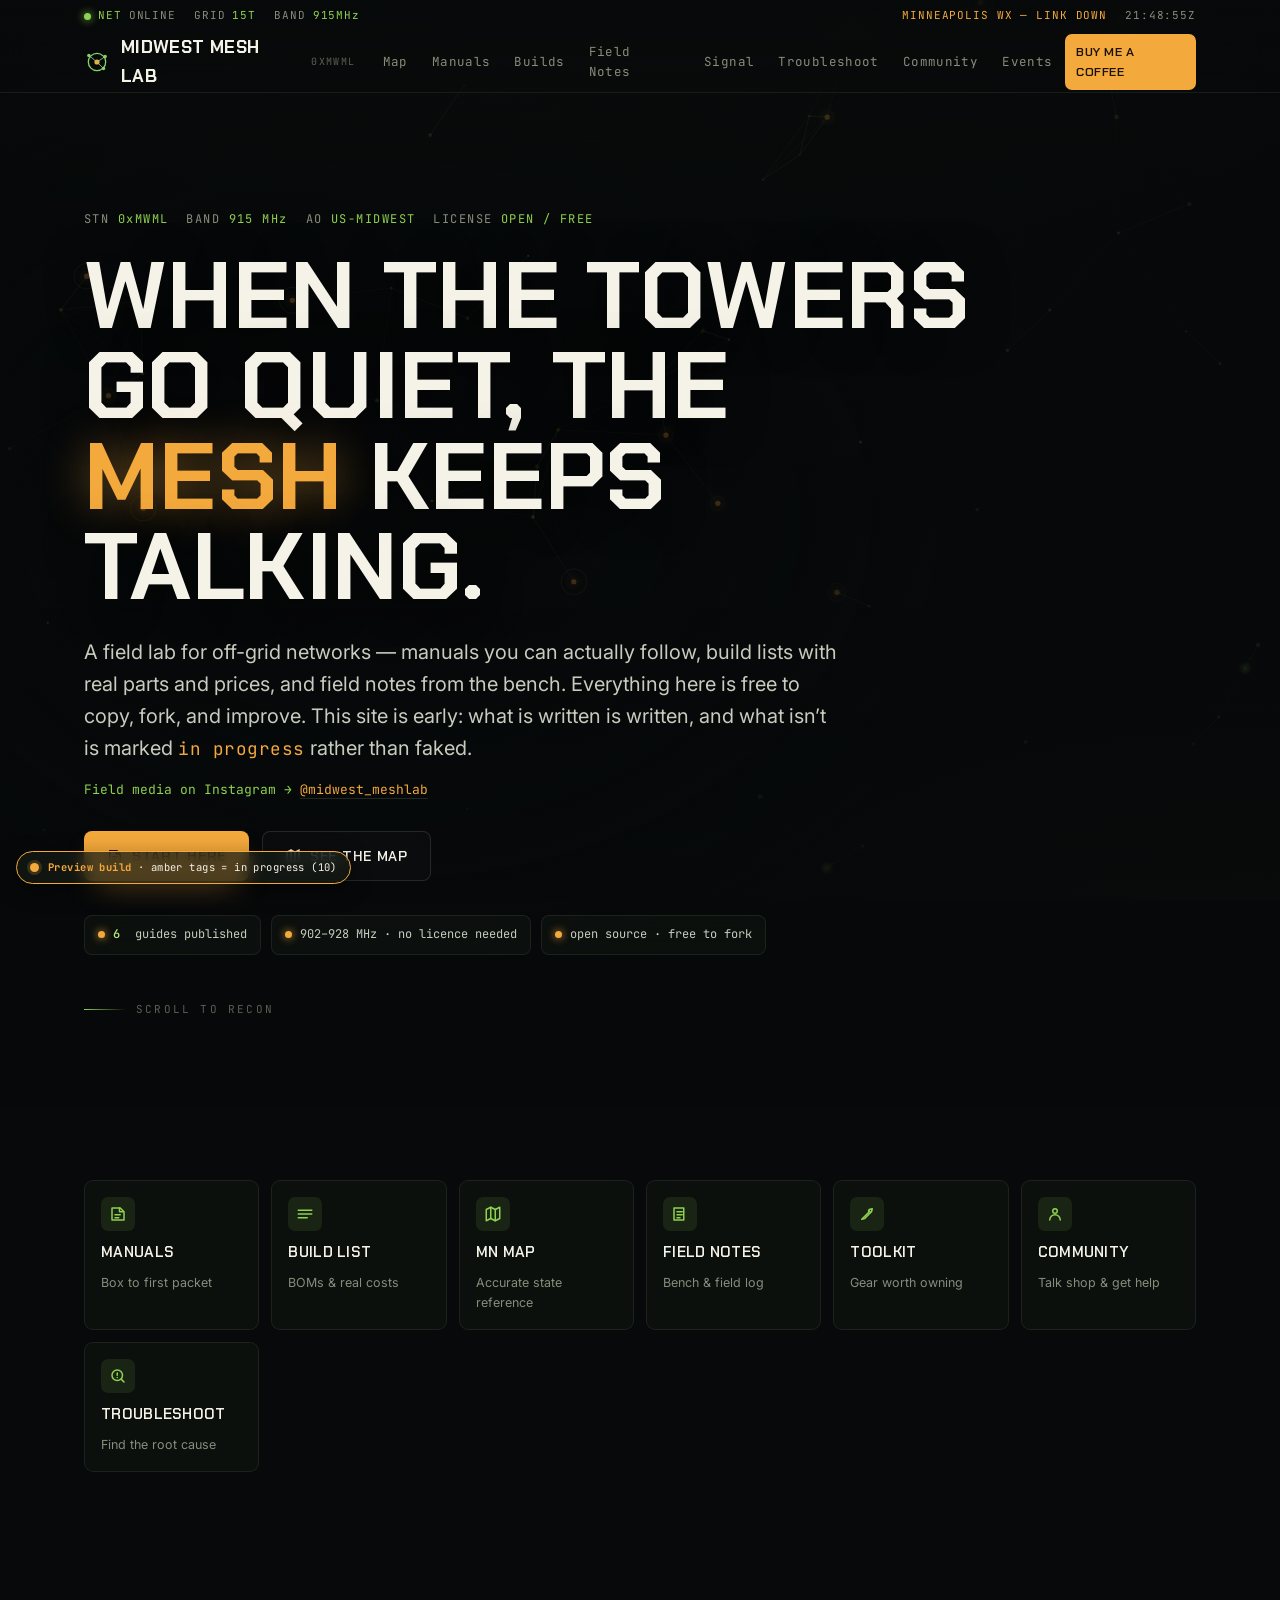
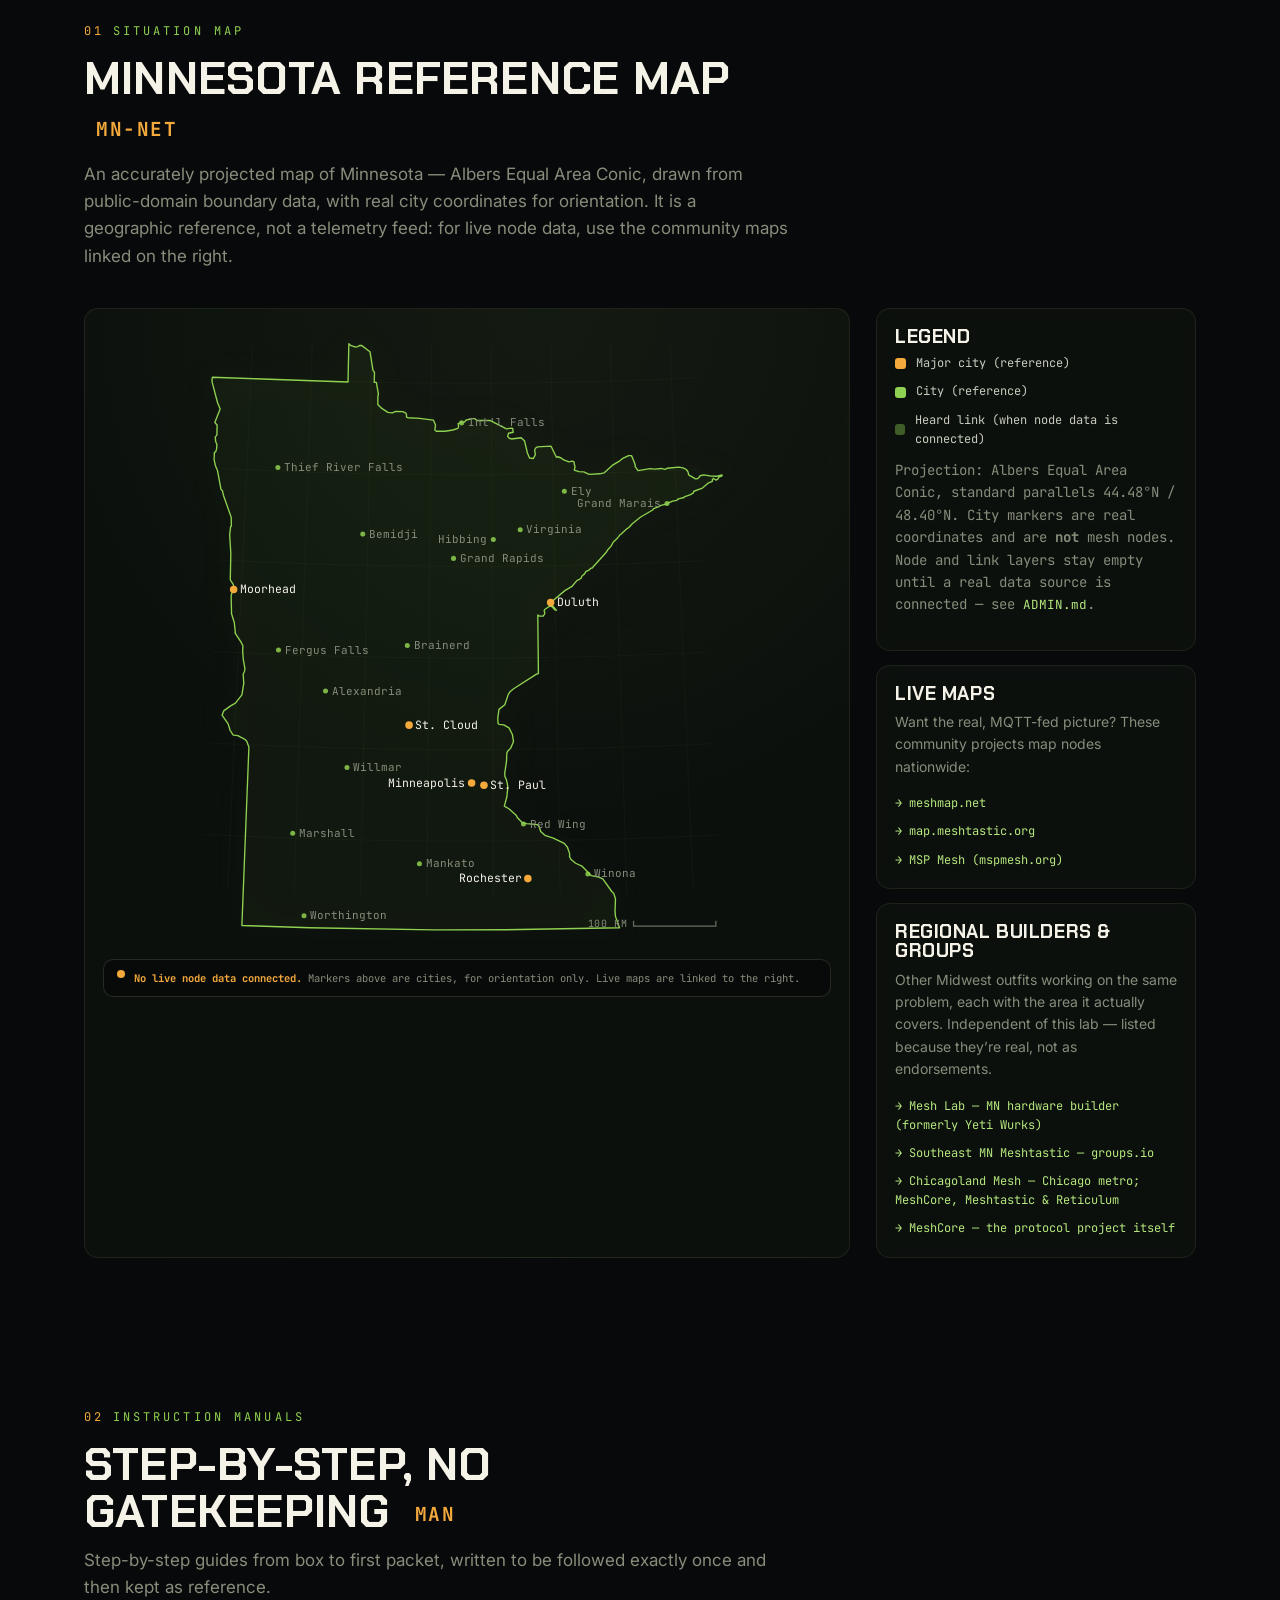
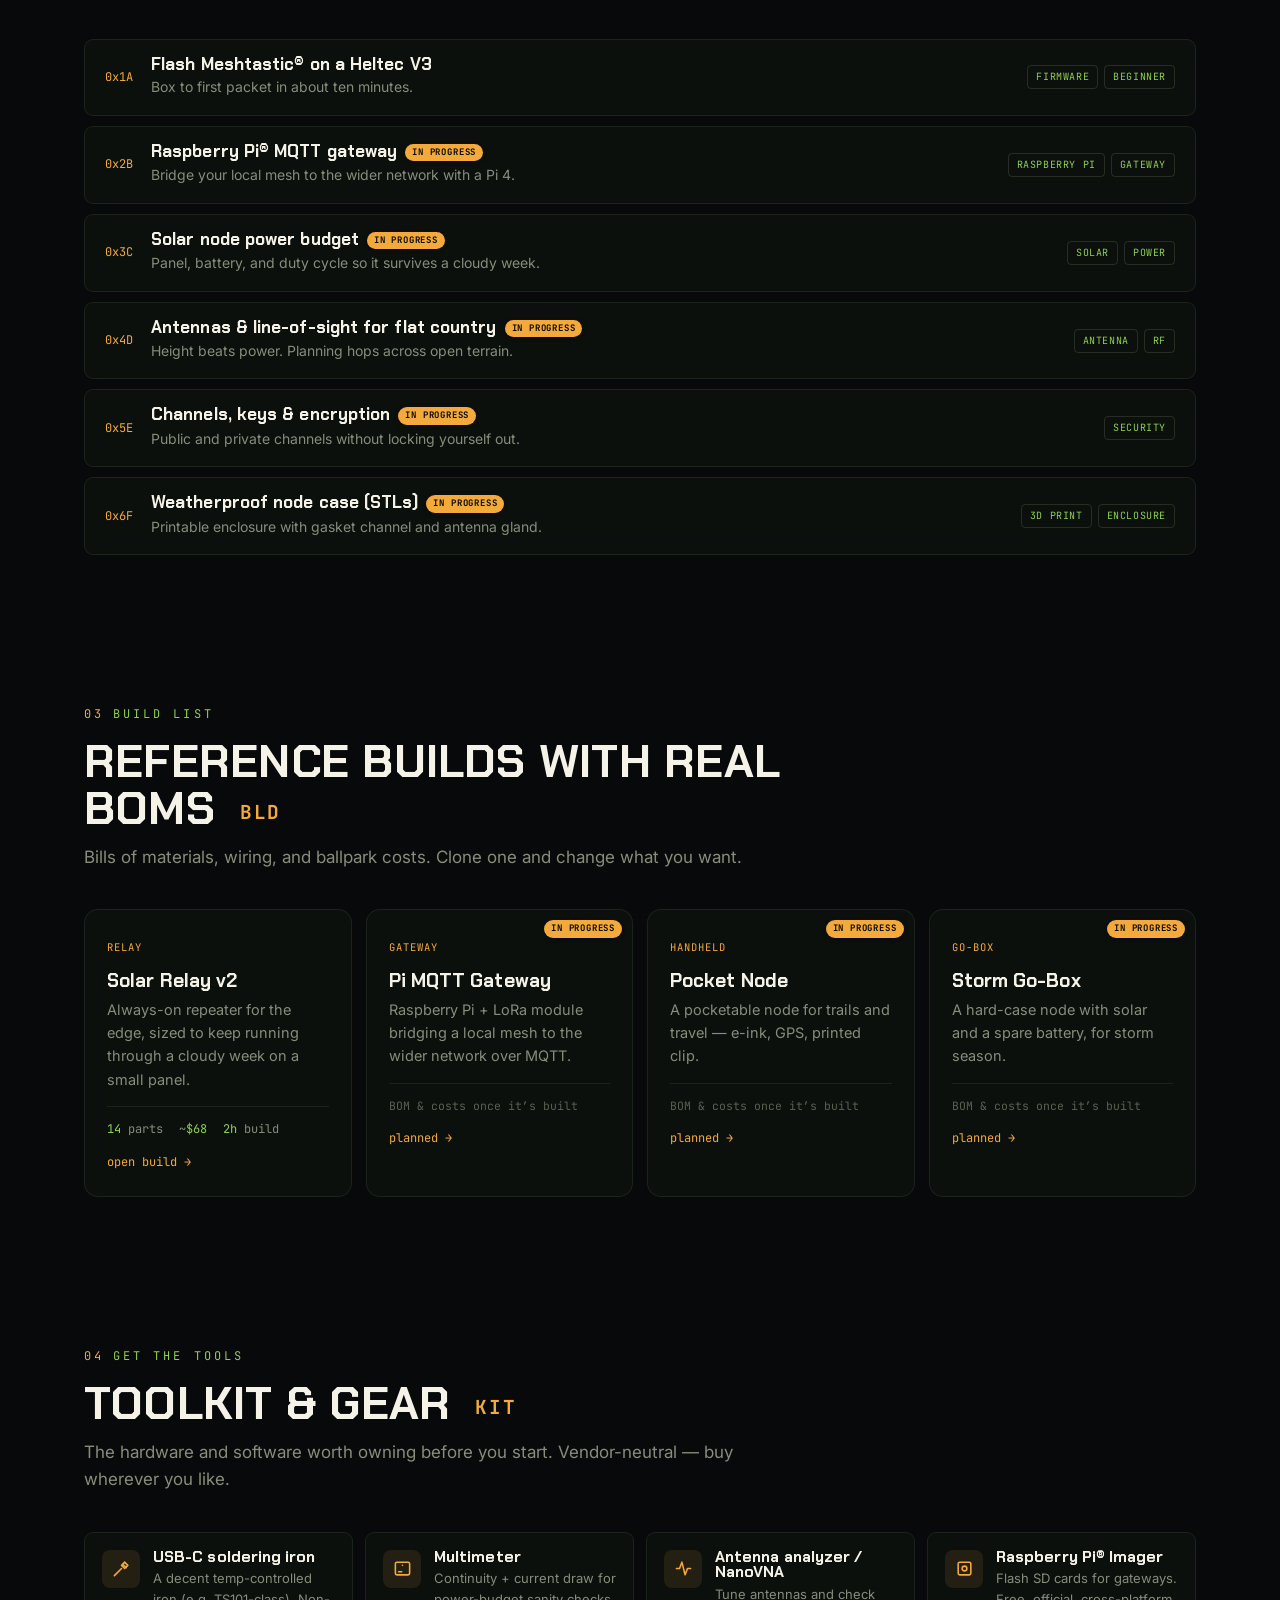
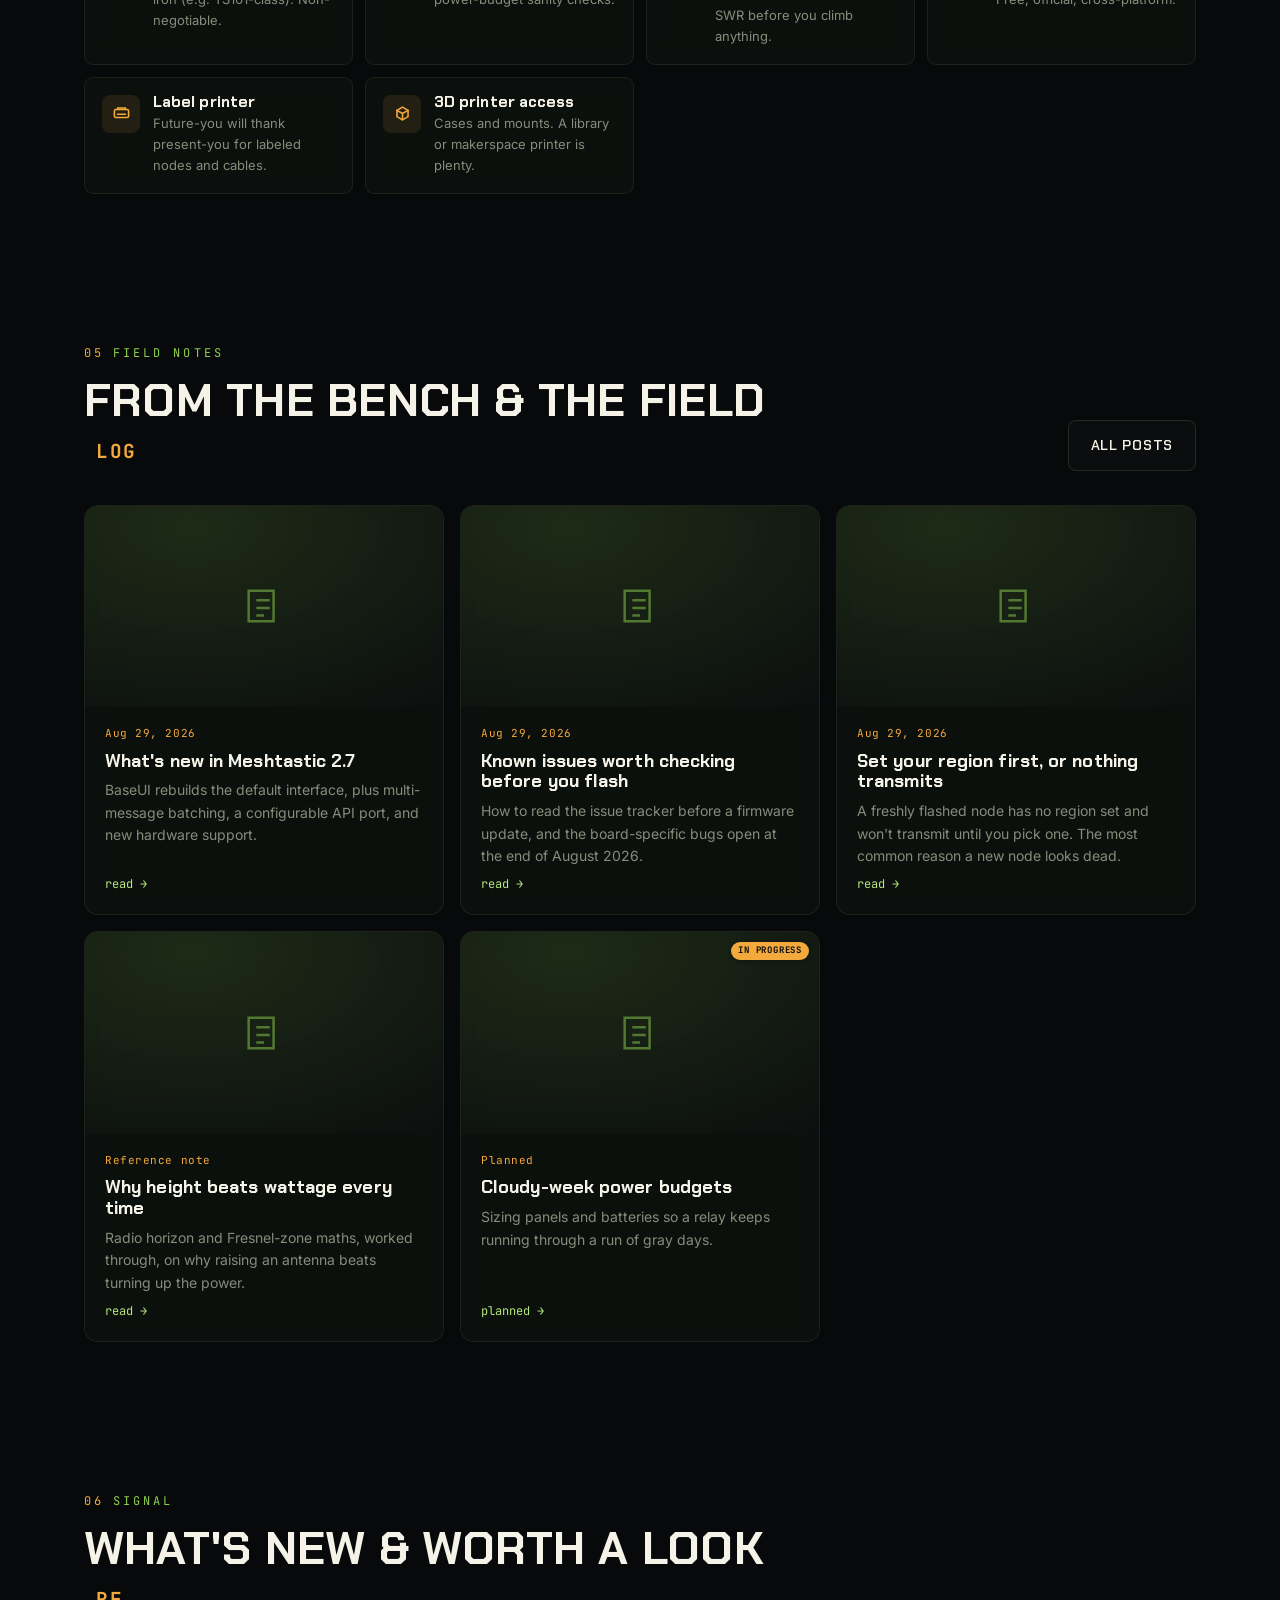
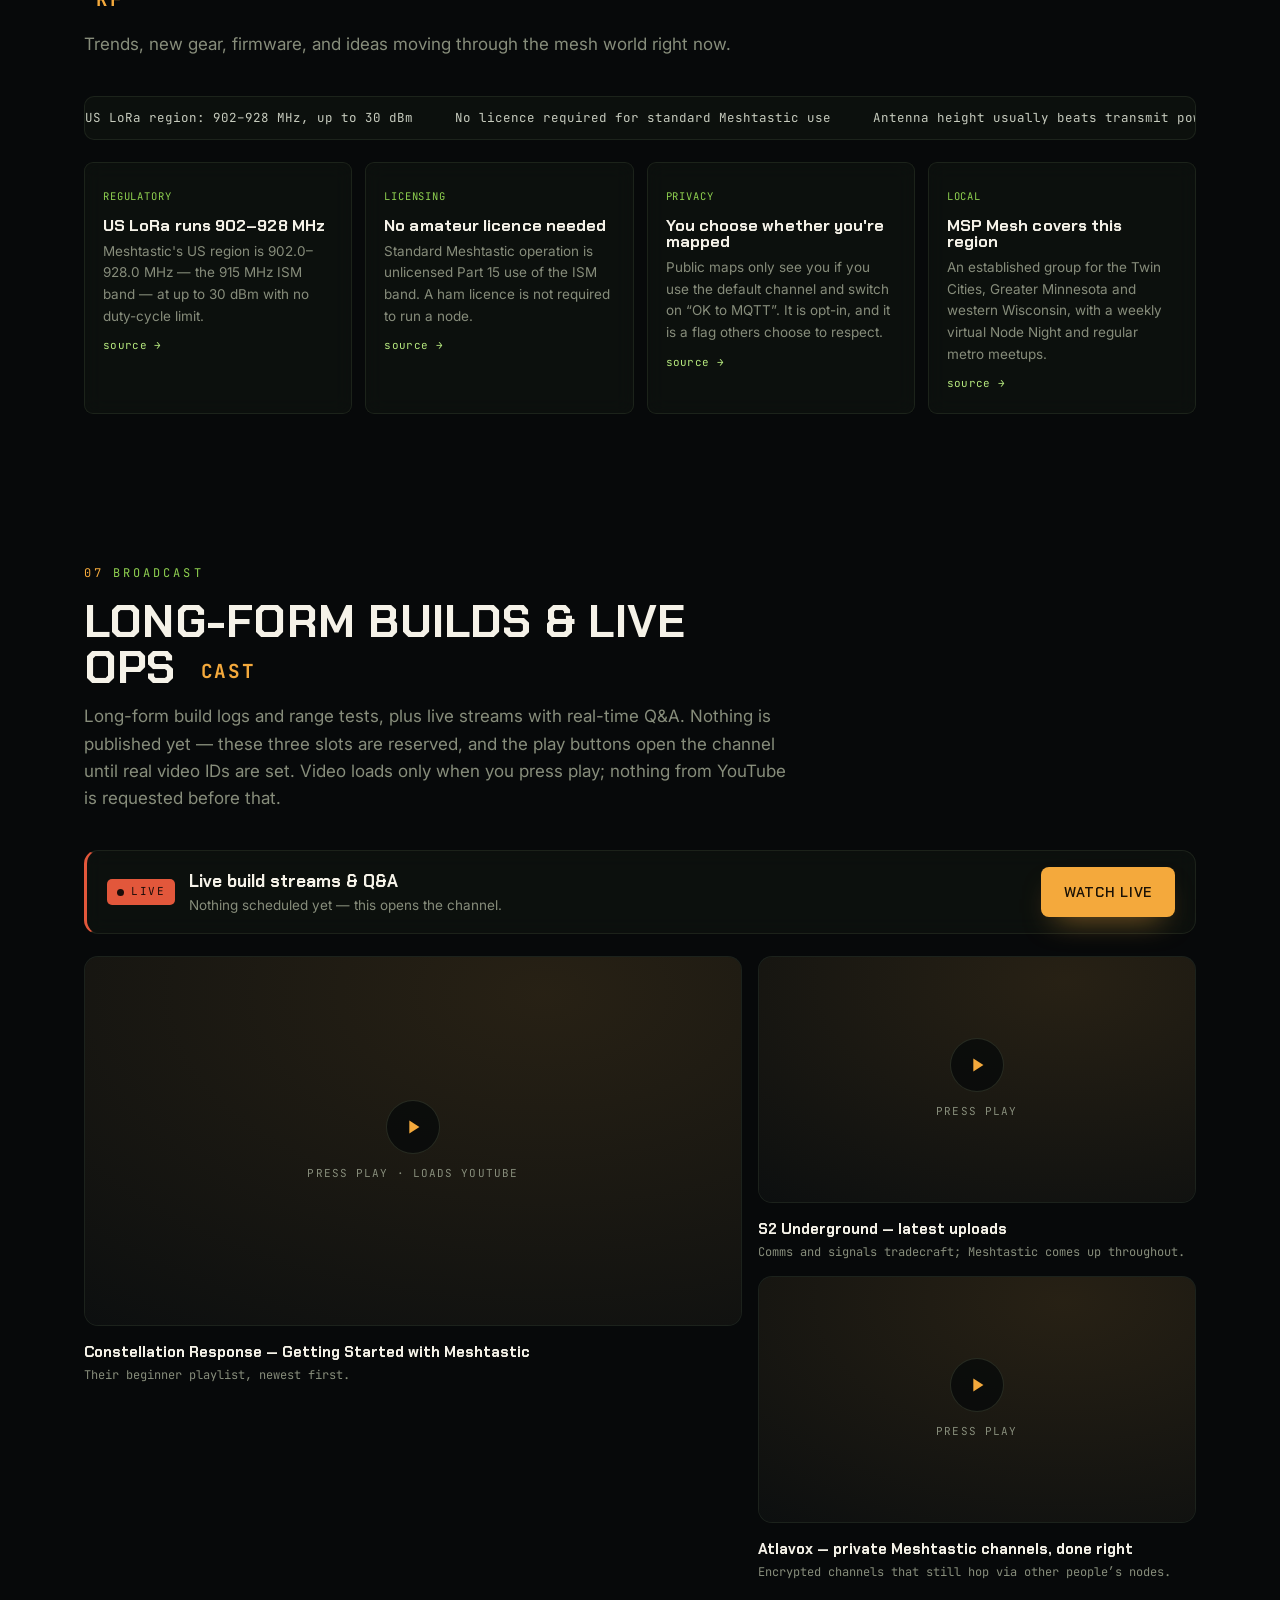
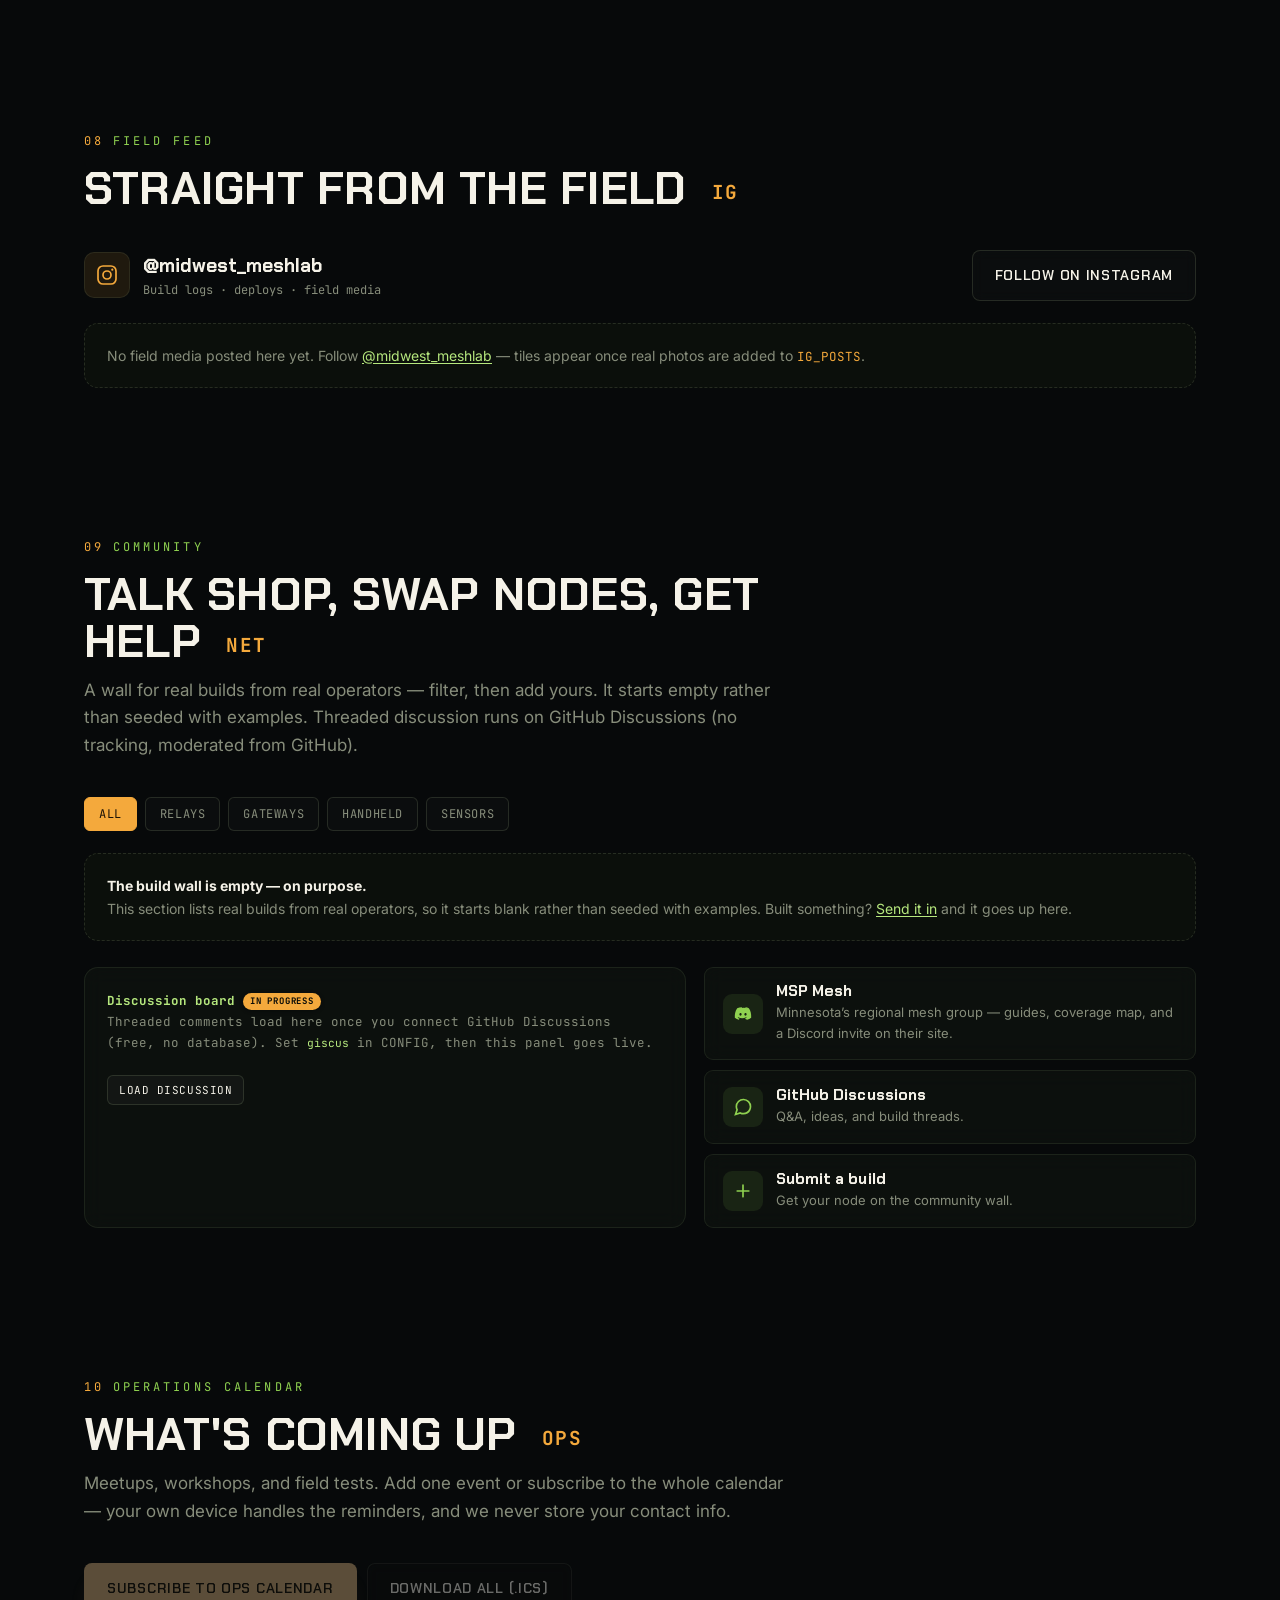
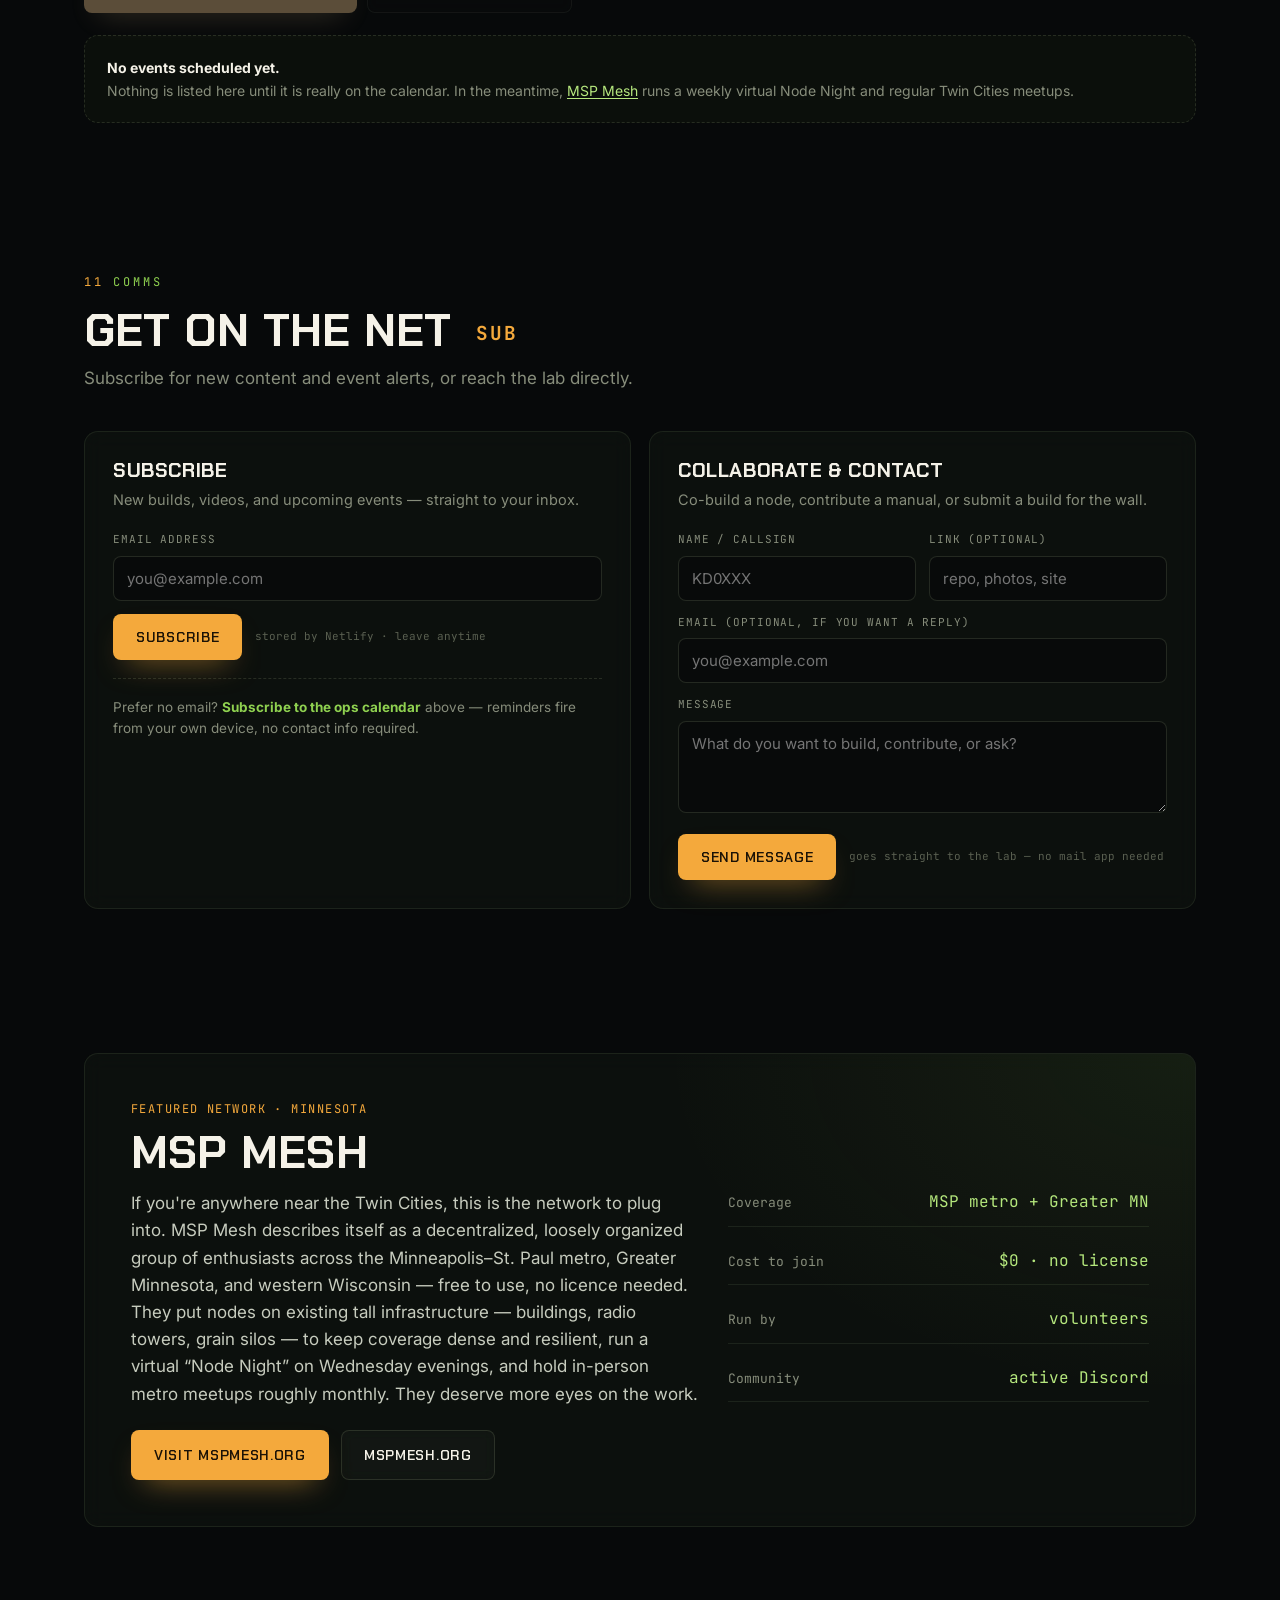
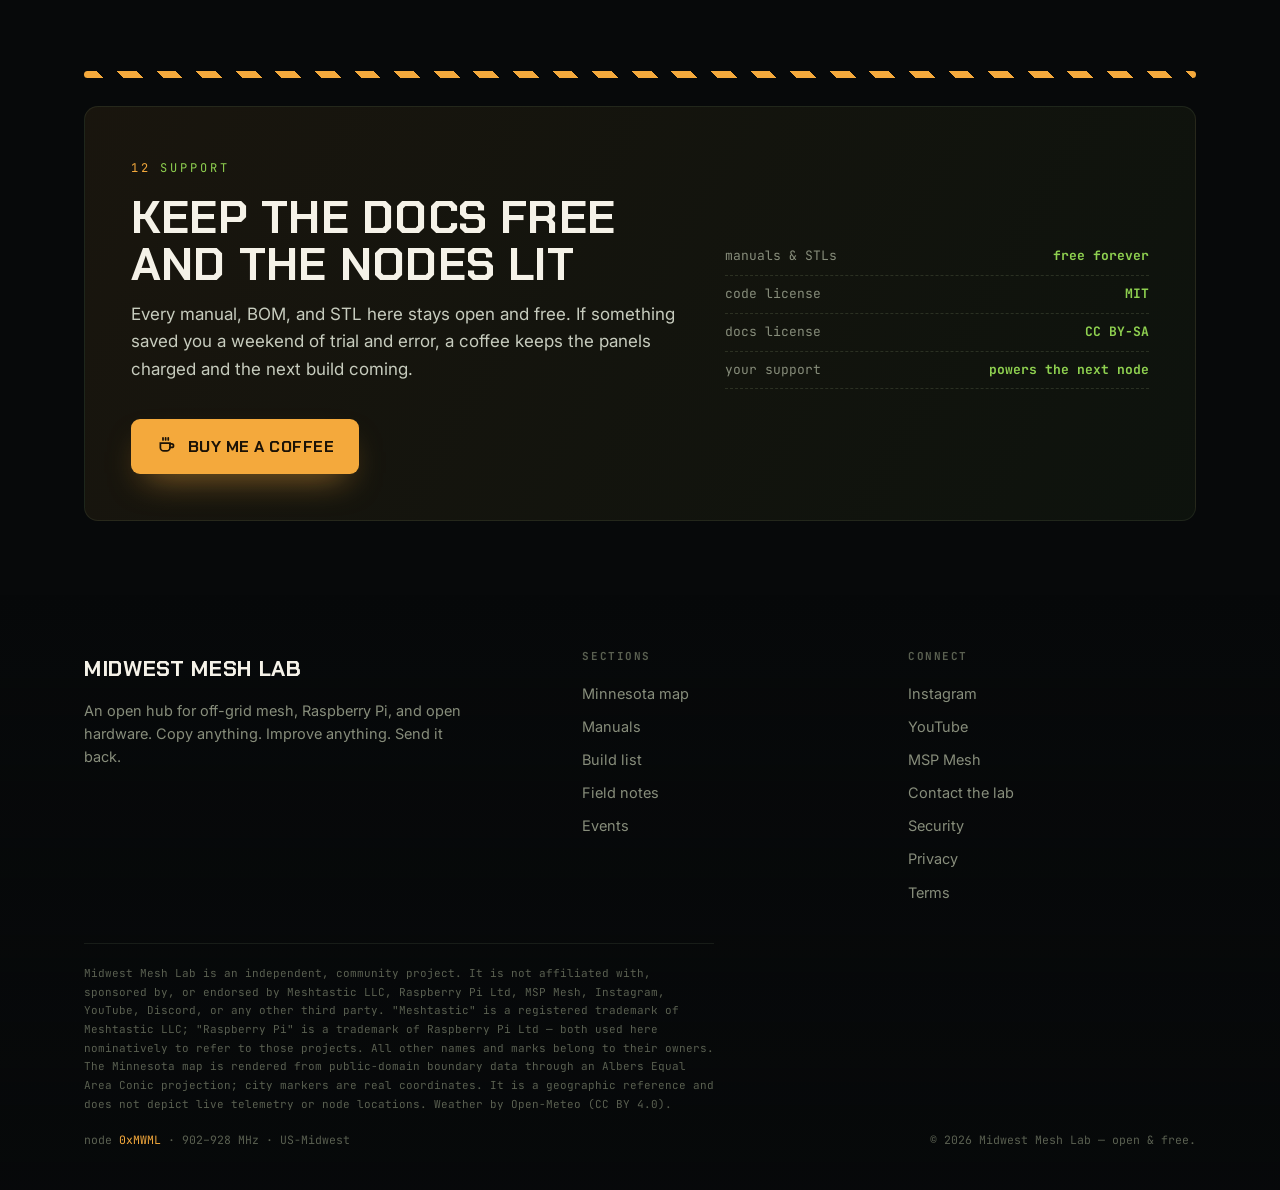
<file: index.html>
<!DOCTYPE html>
<html lang="en">
<head>
<meta charset="UTF-8" />
<meta name="viewport" content="width=device-width, initial-scale=1.0" />
<title>Midwest Mesh Lab — Off-grid mesh, Pi &amp; open hardware</title>
<meta name="description" content="A field lab for off-grid mesh networking, Raspberry Pi, and open hardware — step-by-step manuals, build lists with real parts and prices, an accurately projected Minnesota map, and field notes. Midwest-based, open, and free to copy." />
<meta name="theme-color" content="#07090A" />
<link rel="canonical" href="https://midwestmeshlab.net/" />
<meta property="og:type" content="website" />
<meta property="og:site_name" content="Midwest Mesh Lab" />
<meta property="og:title" content="Midwest Mesh Lab" />
<meta property="og:description" content="A field lab for off-grid mesh networking, Raspberry Pi, and open hardware — step-by-step manuals, build lists with real parts and prices, an accurately projected Minnesota map, and field notes. Midwest-based, open, and free to copy." />
<meta property="og:url" content="https://midwestmeshlab.net/" />
<meta property="og:image" content="https://midwestmeshlab.net/media/og-card.png" />
<meta property="og:image:width" content="1200" />
<meta property="og:image:height" content="630" />
<meta property="og:image:alt" content="Midwest Mesh Lab: when the towers go quiet, the mesh keeps talking." />
<meta name="twitter:card" content="summary_large_image" />
<link rel="icon" href="/favicon.ico" sizes="48x48" />
<link rel="icon" href="/favicon.svg" type="image/svg+xml" />
<link rel="apple-touch-icon" href="/apple-touch-icon.png" />
<link rel="manifest" href="/site.webmanifest" />
<meta name="referrer" content="strict-origin-when-cross-origin" />
<link rel="preconnect" href="https://fonts.googleapis.com" />
<link rel="preconnect" href="https://fonts.gstatic.com" crossorigin />
<link href="https://fonts.googleapis.com/css2?family=Chakra+Petch:wght@500;600;700&family=Inter:wght@400;500;600&family=JetBrains+Mono:wght@400;500&display=swap" rel="stylesheet" />
<style>
/* =====================================================================
   MIDWEST MESH LAB — single-file build. Edit CONFIG + DATA in <script>.
   Palette: deep blackout, luminous ranger-green mesh, hazard amber.
   ===================================================================== */
:root{
  --bg:#07090A; --bg2:#0B0E0F;
  --ink:#F5F2E8;            /* headings */
  --fg:#C7CCBE;             /* body */
  --muted:#878D7B;          /* captions */
  --faint:#5A6051;
  --amber:#F4A93C; --amber-hi:#FFC368;
  --green:#8FD150; --green-hi:#B6E87E; --green-dim:#5C7A3A;
  --alert:#E2573B;
  --line:rgba(180,200,150,.10);
  --line-2:rgba(180,200,150,.16);
  --glass:rgba(18,22,18,.55);
  --glass-2:rgba(22,27,21,.72);
  --shadow:0 30px 70px -36px rgba(0,0,0,.9);
  --r:14px; --r-sm:9px;
  --disp:"Chakra Petch",system-ui,sans-serif;
  --body:"Inter",system-ui,-apple-system,sans-serif;
  --mono:"JetBrains Mono",ui-monospace,Menlo,monospace;
  --gut:clamp(18px,5vw,64px); --maxw:1240px;
  --ease:cubic-bezier(.22,.72,.24,1);
}
*{box-sizing:border-box}
html{scroll-behavior:smooth}
@media (prefers-reduced-motion:reduce){html{scroll-behavior:auto}}
body{
  margin:0; background:var(--bg); color:var(--fg);
  font-family:var(--body); font-size:17px; line-height:1.6;
  -webkit-font-smoothing:antialiased; overflow-x:hidden;
}
a{color:inherit;text-decoration:none}
img{max-width:100%;display:block}
::selection{background:var(--amber);color:#1b1206}
:focus-visible{outline:2px solid var(--green-hi);outline-offset:3px;border-radius:4px}
.wrap{max-width:var(--maxw);margin:0 auto;padding:0 var(--gut)}
.sr-only{position:absolute;width:1px;height:1px;overflow:hidden;clip:rect(0,0,0,0)}

/* living mesh background */
#fieldbg{position:fixed;inset:0;width:100%;height:100%;z-index:0;display:block}
.veil{position:fixed;inset:0;z-index:0;pointer-events:none;
  background:
    radial-gradient(120% 80% at 50% -10%, rgba(143,209,80,.05), transparent 55%),
    radial-gradient(90% 60% at 100% 110%, rgba(244,169,60,.05), transparent 55%),
    linear-gradient(180deg, rgba(7,9,10,.30) 0%, rgba(7,9,10,.55) 38%, rgba(7,9,10,.80) 100%);}
.scan{position:fixed;inset:0;z-index:0;pointer-events:none;opacity:.5;
  background:repeating-linear-gradient(0deg,rgba(0,0,0,0) 0 2px,rgba(0,0,0,.16) 2px 3px);
  mix-blend-mode:multiply}
.page{position:relative;z-index:1}

/* type */
h1,h2,h3,h4{font-family:var(--disp);color:var(--ink);font-weight:700;line-height:1.02;margin:0;letter-spacing:.005em}
h2{font-size:clamp(28px,3.8vw,46px);text-transform:uppercase}
h3{font-size:19px}
p{margin:0 0 1rem}
.kicker{font-family:var(--mono);font-size:12px;letter-spacing:.26em;text-transform:uppercase;color:var(--green);
  display:inline-flex;align-items:center;gap:.7em}
.kicker .n{color:var(--amber)}
.lede{font-size:clamp(17px,1.7vw,20px);color:var(--fg)}
code{font-family:var(--mono);color:var(--green-hi);font-size:.9em}
.hot{color:var(--amber)}

/* buttons */
.btn{font-family:var(--disp);font-weight:600;font-size:14px;letter-spacing:.05em;text-transform:uppercase;
  padding:13px 22px;border-radius:8px;display:inline-flex;align-items:center;gap:9px;cursor:pointer;border:1px solid transparent;
  transition:transform .15s var(--ease),background .18s,border-color .18s,color .18s,box-shadow .2s}
.btn svg{width:16px;height:16px}
.btn:hover{transform:translateY(-2px)}
.btn-primary{background:var(--amber);color:#1b1206;box-shadow:0 14px 30px -14px rgba(244,169,60,.6)}
.btn-primary:hover{background:var(--amber-hi)}
.btn-ghost{background:rgba(255,255,255,.02);border-color:var(--line-2);color:var(--ink);backdrop-filter:blur(6px)}
.btn-ghost:hover{border-color:var(--green);color:var(--green-hi)}
.btn-mini{font-family:var(--mono);font-size:11px;letter-spacing:.05em;text-transform:uppercase;color:var(--ink);
  background:rgba(255,255,255,.03);border:1px solid var(--line-2);padding:7px 11px;border-radius:6px;cursor:pointer;
  transition:border-color .15s,color .15s;white-space:nowrap}
.btn-mini:hover{border-color:var(--green);color:var(--green-hi)}

/* glass card */
.glass{background:var(--glass);border:1px solid var(--line);border-radius:var(--r);backdrop-filter:blur(10px) saturate(120%)}

/* ============ HUD / NAV ============ */
.hud{position:sticky;top:0;z-index:60;backdrop-filter:blur(14px);
  background:linear-gradient(180deg,rgba(7,9,10,.86),rgba(7,9,10,.55));border-bottom:1px solid var(--line)}
.hud-strip{display:flex;align-items:center;gap:18px;height:32px;font-family:var(--mono);font-size:11px;
  letter-spacing:.08em;color:var(--muted);overflow:hidden;white-space:nowrap}
.hud-strip .seg{display:flex;align-items:center;gap:7px}
.hud-strip b{color:var(--green);font-weight:400}
.hud-strip .dot{width:7px;height:7px;border-radius:50%;background:var(--green);box-shadow:0 0 9px var(--green)}
.hud-strip .wx{color:var(--amber)}
.hud-strip .push{margin-left:auto}
@media (max-width:720px){.hud-strip .opt{display:none}}
.hud-main{display:flex;align-items:center;gap:16px;height:60px}
.brand{display:flex;align-items:center;gap:11px;font-family:var(--disp);font-weight:700;color:var(--ink);
  font-size:18px;letter-spacing:.02em;text-transform:uppercase}
.brand svg{width:26px;height:26px;flex:none}
.brand small{font-family:var(--mono);font-weight:400;color:var(--faint);font-size:10px;letter-spacing:.14em}
.nav{margin-left:auto;display:flex;align-items:center;gap:2px}
.nav a{font-family:var(--mono);font-size:12.5px;letter-spacing:.03em;color:var(--muted);padding:8px 11px;border-radius:7px;
  transition:color .16s,background .16s}
.nav a:hover{color:var(--ink);background:rgba(255,255,255,.04)}
.nav .cta{color:#1b1206;background:var(--amber);font-weight:600;font-family:var(--disp);text-transform:uppercase;letter-spacing:.04em}
.nav .cta:hover{background:var(--amber-hi);color:#1b1206}
.menu-btn{display:none;margin-left:auto;background:rgba(255,255,255,.03);border:1px solid var(--line-2);color:var(--ink);
  font-family:var(--mono);font-size:12px;padding:9px 13px;border-radius:7px;cursor:pointer;letter-spacing:.08em}
@media (max-width:980px){
  .nav{display:none;position:absolute;top:94px;left:0;right:0;flex-direction:column;align-items:stretch;gap:2px;
    background:rgba(8,11,11,.97);border-bottom:1px solid var(--line);padding:12px var(--gut);backdrop-filter:blur(14px)}
  .nav.open{display:flex}
  .nav a{padding:13px;font-size:14px}.nav .cta{text-align:center;margin-top:6px}
  .menu-btn{display:block}
}

/* ============ HERO ============ */
.hero{position:relative;padding:clamp(70px,13vh,150px) 0 clamp(60px,10vh,120px);overflow:hidden}
.hero::after{content:"";position:absolute;inset:0;z-index:-1;pointer-events:none;
  background:radial-gradient(70% 65% at 30% 42%, rgba(7,9,10,.10), rgba(7,9,10,.62) 70%)}
.hero-id{font-family:var(--mono);font-size:12px;letter-spacing:.12em;color:var(--muted);
  display:flex;flex-wrap:wrap;gap:6px 18px;margin-bottom:22px}
.hero-id b{color:var(--green);font-weight:400}
.hero h1{font-size:clamp(42px,7.4vw,94px);font-weight:700;line-height:.96;text-transform:uppercase;
  max-width:15ch;letter-spacing:.004em;text-shadow:0 4px 40px rgba(0,0,0,.5)}
.hero h1 .hot{text-shadow:0 0 44px rgba(244,169,60,.45)}
.hero .lede{margin-top:24px;max-width:58ch}
.hero .ig-line{font-family:var(--mono);font-size:13px;color:var(--green);margin-top:16px}
.hero .ig-line a{color:var(--amber);border-bottom:1px solid var(--line-2)}
.hero .ig-line a:hover{border-color:var(--amber)}
.hero-cta{display:flex;flex-wrap:wrap;gap:13px;margin-top:30px}
.hero-chips{display:flex;flex-wrap:wrap;gap:10px;margin-top:34px}
.chip{font-family:var(--mono);font-size:12px;color:var(--fg);padding:9px 13px;border-radius:8px;
  display:flex;align-items:center;gap:8px}
.chip b{color:var(--green-hi);font-weight:500}
.chip .pin{width:7px;height:7px;border-radius:50%;background:var(--amber);box-shadow:0 0 8px var(--amber)}
.scrollcue{margin-top:46px;font-family:var(--mono);font-size:11px;letter-spacing:.2em;color:var(--faint);
  display:flex;align-items:center;gap:10px}
.scrollcue .ln{width:42px;height:1px;background:linear-gradient(90deg,var(--green),transparent)}

/* ============ SECTION ============ */
.section{position:relative;padding:clamp(56px,8vh,104px) 0}
.section-head{max-width:64ch;margin-bottom:38px}
.section-head .kicker{margin-bottom:14px}
.section-head p{color:var(--muted);margin-top:12px}
.head-row{display:flex;align-items:flex-end;justify-content:space-between;gap:20px;flex-wrap:wrap;margin-bottom:34px}
.head-row .section-head{margin-bottom:0}
.desig{font-family:var(--mono);font-size:.42em;color:var(--amber);letter-spacing:.08em;margin-left:12px;vertical-align:middle;text-transform:none}

/* stack strip */
.stack{display:grid;grid-template-columns:repeat(auto-fit,minmax(150px,1fr));gap:12px}
.stack a{padding:16px;border-radius:var(--r-sm);display:flex;flex-direction:column;gap:9px;
  transition:transform .16s var(--ease),border-color .16s,background .16s}
.stack a:hover{transform:translateY(-4px);border-color:var(--line-2);background:var(--glass-2)}
.stack .ic{width:34px;height:34px;border-radius:7px;display:grid;place-items:center;color:var(--green);background:rgba(143,209,80,.1)}
.stack .ic svg{width:18px;height:18px}
.stack .t{font-family:var(--disp);font-weight:600;color:var(--ink);font-size:15px;text-transform:uppercase;letter-spacing:.02em}
.stack .d{font-size:12.5px;color:var(--muted)}

/* ============ MN MAP ============ */
.map-grid{display:grid;grid-template-columns:minmax(0,1fr) 320px;gap:26px;align-items:stretch}
@media (max-width:900px){.map-grid{grid-template-columns:1fr}}
.map-stage{position:relative;border-radius:var(--r);overflow:hidden;padding:18px;
  background:radial-gradient(120% 100% at 60% 0%, rgba(143,209,80,.06), transparent 55%), var(--glass);
  border:1px solid var(--line)}
.map-stage svg{width:100%;height:auto;display:block;max-height:620px}
.mn-state{fill:rgba(143,209,80,.045);stroke:var(--green);stroke-width:1.3;stroke-linejoin:round;
  stroke-linecap:round;filter:drop-shadow(0 0 14px rgba(143,209,80,.18))}
.mn-grid{stroke:rgba(143,209,80,.07);stroke-width:.6}
.mn-city{fill:var(--green);opacity:.85}
.mn-city.major{fill:var(--amber);opacity:1}
.mn-label{font-family:var(--mono);font-size:10.5px;fill:var(--muted)}
.mn-label.major{fill:var(--ink);font-size:11px}
.mn-link{stroke:rgba(143,209,80,.35);stroke-width:1.1}
.mn-node{fill:var(--green)}
.mn-node.hub{fill:var(--amber)}
.mn-ring{fill:none;stroke:var(--amber);stroke-width:1;opacity:.5}
.map-empty{display:flex;align-items:flex-start;gap:9px;margin-top:12px;
  font-family:var(--mono);font-size:10.5px;line-height:1.55;color:var(--muted);
  background:rgba(7,9,10,.6);border:1px solid var(--line-2);border-radius:10px;padding:10px 13px}
.map-empty b{color:var(--amber);font-weight:700}
.map-scale{font-family:var(--mono);font-size:9.5px;fill:var(--muted);letter-spacing:.06em}
.map-scale-bar{stroke:var(--muted);stroke-width:1.2;opacity:.75}
.map-side{display:flex;flex-direction:column;gap:14px}
.map-card{padding:18px;border-radius:var(--r);flex:1}
.map-card h3{margin-bottom:8px;text-transform:uppercase;letter-spacing:.03em}
.map-card p{font-size:14px;color:var(--muted)}
.legend{display:flex;flex-direction:column;gap:9px;font-family:var(--mono);font-size:12px;color:var(--fg);margin-top:6px}
.legend .li{display:flex;align-items:center;gap:10px}
.legend .li a{color:var(--green-hi)}
.legend .sw{width:11px;height:11px;border-radius:3px}
.map-note{font-family:var(--mono);font-size:10.5px;color:var(--faint);margin-top:10px;line-height:1.6}

/* ============ LISTS / CARDS ============ */
.list{display:grid;gap:10px}
.row{display:grid;grid-template-columns:auto 1fr auto;align-items:center;gap:18px;padding:16px 20px;border-radius:var(--r-sm);
  transition:border-color .16s,background .16s,transform .14s var(--ease)}
.row:hover{border-color:var(--line-2);background:var(--glass-2);transform:translateX(4px)}
.row .hx{font-family:var(--mono);font-size:12px;color:var(--amber)}
.row .main h3{font-size:17px;margin-bottom:3px}
.row .main p{margin:0;color:var(--muted);font-size:14px}
.tags{display:flex;gap:6px;flex-wrap:wrap;justify-content:flex-end}
.tag{font-family:var(--mono);font-size:10px;letter-spacing:.06em;text-transform:uppercase;color:var(--green);
  border:1px solid var(--line-2);border-radius:4px;padding:3px 8px;white-space:nowrap}
@media (max-width:620px){.row{grid-template-columns:auto 1fr}.row .tags{display:none}}

.cards{display:grid;grid-template-columns:repeat(auto-fit,minmax(248px,1fr));gap:14px}
.card{padding:22px;border-radius:var(--r);transition:transform .16s var(--ease),border-color .16s}
.card:hover{transform:translateY(-5px);border-color:var(--line-2)}
.card .ct{font-family:var(--mono);font-size:10.5px;letter-spacing:.1em;color:var(--amber);text-transform:uppercase}
.card h3{margin:11px 0 8px}
.card p{color:var(--muted);font-size:14.5px;margin-bottom:15px}
.card .meta{display:flex;gap:16px;flex-wrap:wrap;font-family:var(--mono);font-size:12px;color:var(--muted);border-top:1px solid var(--line);padding-top:13px}
.card .meta b{color:var(--green);font-weight:400}
.card .go{font-family:var(--mono);font-size:12px;color:var(--amber);margin-top:14px;display:inline-block}

/* tools */
.tools{display:grid;grid-template-columns:repeat(auto-fit,minmax(220px,1fr));gap:12px}
.tool{display:flex;gap:13px;padding:17px;border-radius:var(--r-sm);transition:transform .15s var(--ease),border-color .15s}
.tool:hover{transform:translateY(-3px);border-color:var(--line-2)}
.tool .ti{width:38px;height:38px;border-radius:8px;flex:none;display:grid;place-items:center;color:var(--amber);background:rgba(244,169,60,.1)}
.tool .ti svg{width:19px;height:19px}
.tool h3{font-size:15.5px;margin-bottom:3px}
.tool p{margin:0;font-size:13px;color:var(--muted)}

/* posts (blog) */
.posts{display:grid;grid-template-columns:repeat(auto-fit,minmax(280px,1fr));gap:16px}
.post{border-radius:var(--r);overflow:hidden;transition:transform .16s var(--ease),border-color .16s;display:flex;flex-direction:column}
.post:hover{transform:translateY(-5px);border-color:var(--line-2)}
.post .ph{aspect-ratio:16/9;background:radial-gradient(120% 120% at 30% 10%, rgba(143,209,80,.14), var(--bg2));display:grid;place-items:center}
.post .ph svg{width:46px;height:46px;opacity:.5}
.post .pin{padding:18px 20px 20px;display:flex;flex-direction:column;gap:8px;flex:1}
.post .dt{font-family:var(--mono);font-size:11px;color:var(--amber);letter-spacing:.05em}
.post h3{font-size:18px;line-height:1.15}
.post p{font-size:14px;color:var(--muted);margin:0;flex:1}
.post .more{font-family:var(--mono);font-size:12px;color:var(--green-hi)}

/* signal ticker + cards */
.ticker{overflow:hidden;border-radius:10px;border:1px solid var(--line);background:var(--glass);margin-bottom:22px}
.ticker .track{display:flex;gap:42px;padding:11px 0;white-space:nowrap;font-family:var(--mono);font-size:12.5px;color:var(--fg);
  animation:scroll 34s linear infinite;width:max-content}
.ticker .track span b{color:var(--amber)}
@keyframes scroll{to{transform:translateX(-50%)}}
@media (prefers-reduced-motion:reduce){.ticker .track{animation:none}}
.signal{display:grid;grid-template-columns:repeat(auto-fit,minmax(230px,1fr));gap:13px}
.sig{padding:18px;border-radius:var(--r-sm);transition:transform .15s var(--ease),border-color .15s}
.sig:hover{transform:translateY(-4px);border-color:var(--line-2)}
.sig .st{font-family:var(--mono);font-size:10.5px;letter-spacing:.08em;text-transform:uppercase;color:var(--green)}
.sig h3{font-size:16px;margin:9px 0 7px}
.sig p{margin:0;font-size:13.5px;color:var(--muted)}

/* community wall */
.toolbar{display:flex;flex-wrap:wrap;gap:8px;margin-bottom:22px}
.filter{font-family:var(--mono);font-size:12px;letter-spacing:.05em;text-transform:uppercase;color:var(--muted);
  background:rgba(255,255,255,.02);border:1px solid var(--line-2);padding:8px 14px;border-radius:6px;cursor:pointer;transition:.15s}
.filter:hover{color:var(--ink)}
.filter.active{color:#1b1206;background:var(--amber);border-color:var(--amber)}
.gallery{display:grid;grid-template-columns:repeat(auto-fill,minmax(250px,1fr));gap:14px}
.build{border-radius:var(--r);overflow:hidden;transition:transform .16s var(--ease),border-color .16s}
.build:hover{transform:translateY(-5px);border-color:var(--line-2)}
.build .thumb{aspect-ratio:16/10;position:relative;display:grid;place-items:center;
  background:radial-gradient(120% 120% at 30% 18%, rgba(143,209,80,.12), var(--bg2))}
.build .thumb svg{width:54px;height:54px;opacity:.45}
.build .thumb img{width:100%;height:100%;object-fit:cover}
.build .nid{position:absolute;left:11px;bottom:11px;font-family:var(--mono);font-size:11px;color:var(--amber);
  background:rgba(7,9,10,.7);padding:4px 8px;border-radius:5px}
.build .loc{position:absolute;right:11px;top:11px;font-family:var(--mono);font-size:10px;color:var(--green);
  background:rgba(7,9,10,.7);padding:4px 8px;border-radius:5px}
.build .bi{padding:15px 17px}
.build .bi h3{font-size:16px;margin-bottom:6px}
.build .hw{font-family:var(--mono);font-size:12px;color:var(--muted);margin-bottom:8px;line-height:1.5}
.build .by{font-size:12.5px;color:var(--faint)}
.build .by b{color:var(--green);font-weight:600}

/* ig */
.ig-head{display:flex;align-items:center;justify-content:space-between;gap:16px;flex-wrap:wrap;margin-bottom:22px}
.ig-h{display:flex;align-items:center;gap:13px}
.ig-badge{width:46px;height:46px;border-radius:10px;display:grid;place-items:center;color:var(--amber);background:rgba(244,169,60,.1);border:1px solid var(--line)}
.ig-badge svg{width:24px;height:24px}
.ig-h .h{font-family:var(--disp);font-weight:700;color:var(--ink);font-size:19px}
.ig-h .s{font-family:var(--mono);font-size:12px;color:var(--muted)}
.iggrid{display:grid;grid-template-columns:repeat(auto-fill,minmax(150px,1fr));gap:10px}
.igt{position:relative;aspect-ratio:1;border:1px solid var(--line);border-radius:10px;overflow:hidden;display:grid;place-items:center;
  background:radial-gradient(120% 120% at 40% 10%, rgba(143,209,80,.1), var(--bg2));transition:transform .16s var(--ease),border-color .16s}
.igt:hover{transform:scale(1.03);border-color:var(--amber)}
.igt img{width:100%;height:100%;object-fit:cover}
.igt .ph{color:var(--faint);display:grid;place-items:center;gap:7px;font-family:var(--mono);font-size:10px;letter-spacing:.1em}
.igt .ph svg{width:24px;height:24px;opacity:.5}
.igt .cap{position:absolute;inset:auto 0 0 0;background:linear-gradient(transparent,rgba(7,9,10,.9));color:var(--ink);
  font-family:var(--mono);font-size:10.5px;padding:18px 9px 8px;opacity:0;transition:opacity .18s}
.igt:hover .cap{opacity:1}

/* broadcast */
.live-banner{display:flex;align-items:center;gap:14px;flex-wrap:wrap;border-radius:var(--r);
  border-left:3px solid var(--alert);padding:16px 20px;margin-bottom:22px}
.live-tag{font-family:var(--mono);font-size:11px;letter-spacing:.14em;color:#1a0c09;background:var(--alert);padding:4px 10px;border-radius:5px;display:flex;align-items:center;gap:7px}
.live-tag .b{width:7px;height:7px;border-radius:50%;background:#1a0c09;animation:blip 1.3s steps(2) infinite}
@keyframes blip{50%{opacity:.2}}@media (prefers-reduced-motion:reduce){.live-tag .b{animation:none}}
.live-banner .lt{flex:1;min-width:200px}
.live-banner .lt b{color:var(--ink);font-family:var(--disp)}
.live-banner .lt span{display:block;color:var(--muted);font-size:13.5px}
.videos{display:grid;grid-template-columns:1.5fr 1fr;gap:16px}
@media (max-width:820px){.videos{grid-template-columns:1fr}}
.vcol{display:grid;gap:14px;align-content:start}
.embed{position:relative;aspect-ratio:16/9;border-radius:var(--r);overflow:hidden;border:1px solid var(--line);background:var(--bg2)}
.embed iframe{position:absolute;inset:0;width:100%;height:100%;border:0}
.embed .ph{position:absolute;inset:0;display:grid;place-content:center;justify-items:center;gap:11px;cursor:pointer;text-align:center;
  background:radial-gradient(120% 120% at 70% 10%, rgba(244,169,60,.12), var(--bg2))}
.embed .play{width:54px;height:54px;border-radius:50%;background:rgba(7,9,10,.78);border:1px solid var(--line-2);display:grid;place-items:center;color:var(--amber)}
.embed .play svg{width:22px;height:22px}
.embed .ph small{font-family:var(--mono);font-size:11px;letter-spacing:.1em;color:var(--muted)}
.vcap b{display:block;color:var(--ink);font-family:var(--disp);font-size:15px;margin-bottom:2px}
.vcap{font-family:var(--mono);font-size:12px;color:var(--muted)}

/* events */
.cal-actions{display:flex;flex-wrap:wrap;gap:10px;margin-bottom:22px}
.events{display:grid;gap:10px}
.event{display:grid;grid-template-columns:76px 1fr auto;gap:18px;align-items:center;padding:16px 20px;border-radius:var(--r-sm);transition:border-color .16s,background .16s}
.event:hover{border-color:var(--line-2);background:var(--glass-2)}
.event .date{text-align:center;border-right:1px solid var(--line);padding-right:14px}
.event .date .mo{font-family:var(--mono);font-size:11px;letter-spacing:.1em;color:var(--amber)}
.event .date .dy{font-family:var(--disp);font-weight:700;font-size:30px;color:var(--ink);line-height:1}
.event .ei h3{font-size:17px;margin-bottom:3px}
.event .ei .when{font-family:var(--mono);font-size:12px;color:var(--green)}
.event .ei p{margin:5px 0 0;color:var(--muted);font-size:13.5px}
.event .ea{display:flex;flex-direction:column;gap:6px}
@media (max-width:660px){.event{grid-template-columns:62px 1fr}.event .ea{grid-column:1/-1;flex-direction:row;flex-wrap:wrap;margin-top:4px}}

/* split panels */
.split{display:grid;grid-template-columns:1fr 1fr;gap:18px}
@media (max-width:860px){.split{grid-template-columns:1fr}}
.panel{padding:28px;border-radius:var(--r)}
.panel h3{font-size:20px;margin-bottom:8px;text-transform:uppercase;letter-spacing:.03em}
.panel .sub{color:var(--muted);font-size:14.5px;margin-bottom:20px}
.field{margin-bottom:13px}
.field label{display:block;font-family:var(--mono);font-size:11px;letter-spacing:.08em;text-transform:uppercase;color:var(--muted);margin-bottom:7px}
.field input,.field textarea{width:100%;background:rgba(7,9,10,.6);border:1px solid var(--line-2);color:var(--ink);
  font-family:var(--body);font-size:15px;padding:12px 13px;border-radius:8px;transition:border-color .15s}
.field textarea{resize:vertical;min-height:92px}
.field input:focus,.field textarea:focus{outline:none;border-color:var(--green)}
.field-2{display:grid;grid-template-columns:1fr 1fr;gap:13px}
@media (max-width:480px){.field-2{grid-template-columns:1fr}}
.form-foot{display:flex;align-items:center;gap:13px;flex-wrap:wrap;margin-top:4px}
.note{font-family:var(--mono);font-size:11px;color:var(--faint)}
.alt{margin-top:18px;padding-top:18px;border-top:1px dashed var(--line-2);font-size:13.5px;color:var(--muted)}
.alt b{color:var(--green)}
.contact-row{display:flex;align-items:center;gap:12px;font-family:var(--mono);font-size:14px;color:var(--ink);
  background:rgba(7,9,10,.5);border:1px solid var(--line-2);border-radius:8px;padding:13px 15px;margin-bottom:12px;word-break:break-all}
.contact-row svg{width:18px;height:18px;color:var(--green);flex:none}
.contact-row a{color:var(--amber)}

/* community discussion */
.disc{display:grid;grid-template-columns:1.1fr .9fr;gap:18px}
@media (max-width:860px){.disc{grid-template-columns:1fr}}
.disc-links{display:grid;gap:10px}
.disc-link{display:flex;align-items:center;gap:13px;padding:16px 18px;border-radius:var(--r-sm);transition:border-color .15s,transform .15s var(--ease)}
.disc-link:hover{border-color:var(--line-2);transform:translateX(4px)}
.disc-link .di{width:40px;height:40px;border-radius:9px;flex:none;display:grid;place-items:center;color:var(--green);background:rgba(143,209,80,.1)}
.disc-link .di svg{width:20px;height:20px}
.disc-link h3{font-size:15.5px;margin-bottom:2px}
.disc-link p{margin:0;font-size:13px;color:var(--muted)}
#giscus-box{min-height:80px;padding:22px}
.disc-placeholder{font-family:var(--mono);font-size:12.5px;color:var(--muted);line-height:1.7}
.disc-placeholder b{color:var(--green-hi)}

/* --- empty states: shown wherever real data does not exist yet --- */
.is-empty{display:block!important}
.empty-state{grid-column:1/-1;margin:0;padding:20px 22px;border:1px dashed var(--line-2);
  border-radius:var(--r);background:rgba(143,209,80,.03);color:var(--muted);
  font-size:14px;line-height:1.65;text-align:left}
.empty-state b{color:var(--ink)}
.empty-state a{color:var(--green-hi);text-decoration:underline;text-underline-offset:2px}
.empty-state code{font-family:var(--mono);font-size:12.5px;color:var(--amber)}
.sig-src{display:inline-block;margin-top:10px;font-family:var(--mono);font-size:11px;
  color:var(--green-hi);letter-spacing:.03em}
.sig-src:hover{color:var(--amber)}
.meta-tbd{font-family:var(--mono);font-size:11.5px;color:var(--faint);font-style:normal}
.lede-wip{color:var(--amber);font-family:var(--mono);font-size:.88em;letter-spacing:.03em}
/* Netlify Forms honeypot — must stay in the DOM but never be seen or focused. */
.hp{position:absolute!important;width:1px;height:1px;overflow:hidden;clip:rect(0 0 0 0);
  clip-path:inset(50%);white-space:nowrap;border:0;padding:0;margin:-1px}
.btn[disabled],.btn[aria-disabled="true"]{opacity:.42;pointer-events:none;filter:grayscale(.55)}

/* --- preview build: in-progress markers (gated by CONFIG.previewMode) --- */
.row,.card,.post,.disc-link{position:relative}
.wip{display:inline-block;vertical-align:middle;margin-left:8px;font-family:var(--mono);font-size:9px;
  letter-spacing:.09em;text-transform:uppercase;font-weight:700;color:#0a0c08;background:var(--amber);
  padding:2px 7px;border-radius:999px;line-height:1.5;white-space:nowrap;
  box-shadow:0 1px 4px rgba(0,0,0,.3)}
.wip-abs{position:absolute;top:10px;right:10px;z-index:4;margin:0}
.disc-link .wip-abs{top:11px;right:11px}
.wip-legend{position:fixed;left:16px;bottom:16px;z-index:60;display:flex;align-items:center;gap:9px;
  font-family:var(--mono);font-size:10.5px;letter-spacing:.04em;color:var(--ink);
  background:var(--glass-2);border:1px solid var(--amber);border-radius:999px;padding:7px 13px;
  box-shadow:0 6px 22px rgba(0,0,0,.4);backdrop-filter:blur(8px)}
.wip-legend .dot{width:9px;height:9px;border-radius:50%;background:var(--amber);flex:none;
  box-shadow:0 0 0 3px rgba(214,158,46,.2)}
.wip-legend b{color:var(--amber);font-weight:700}
@media (max-width:620px){.wip-legend{font-size:9.5px;padding:6px 10px}}

/* MSP + support */
.feature{display:grid;grid-template-columns:1.15fr .85fr;gap:28px;align-items:center;padding:clamp(26px,4.5vw,46px);border-radius:var(--r);position:relative;overflow:hidden}
.feature::before{content:"";position:absolute;inset:0;background:radial-gradient(80% 120% at 100% 0%, rgba(143,209,80,.08), transparent 60%);pointer-events:none}
@media (max-width:820px){.feature{grid-template-columns:1fr}}
.feature .partner{font-family:var(--mono);font-size:12px;letter-spacing:.12em;text-transform:uppercase;color:var(--amber);margin-bottom:10px}
.feature h2{margin-bottom:14px}.feature p{color:var(--fg);max-width:54ch}
.feature .fcta{display:flex;flex-wrap:wrap;gap:12px;margin-top:22px}
.fstats{display:grid;gap:10px}
.fstat{display:flex;justify-content:space-between;align-items:baseline;border-bottom:1px solid var(--line);padding:11px 0;font-family:var(--mono);font-size:13px;color:var(--muted)}
.fstat b{color:var(--green-hi);font-weight:400;font-size:16px}
.hazard{height:7px;border-radius:4px;margin-bottom:28px;opacity:.6;
  background:repeating-linear-gradient(45deg,var(--amber) 0 14px,var(--bg) 14px 28px)}
.support{display:grid;grid-template-columns:1.2fr .9fr;gap:28px;align-items:center;padding:clamp(26px,4.5vw,46px);border-radius:var(--r);
  background:linear-gradient(120deg,rgba(244,169,60,.08),rgba(143,209,80,.05));border:1px solid var(--line)}
@media (max-width:820px){.support{grid-template-columns:1fr}}
.support h2{margin-bottom:13px}.support p{color:var(--fg);max-width:52ch}
.coffee{display:inline-flex;align-items:center;gap:11px;font-family:var(--disp);font-weight:700;font-size:16px;letter-spacing:.03em;
  text-transform:uppercase;color:#1b1206;background:var(--amber);padding:15px 25px;border-radius:9px;margin-top:20px;
  transition:transform .14s var(--ease),background .16s;box-shadow:0 16px 34px -14px rgba(244,169,60,.6)}
.coffee:hover{transform:translateY(-3px);background:var(--amber-hi)}.coffee svg{width:21px;height:21px}
.support-aside{font-family:var(--mono);font-size:13px;color:var(--muted)}
.support-aside .r{display:flex;justify-content:space-between;border-bottom:1px dashed var(--line-2);padding:8px 0}
.support-aside .r b{color:var(--green)}

/* footer */
footer{position:relative;z-index:1;padding:58px 0 40px;background:linear-gradient(180deg,transparent,rgba(7,9,10,.7))}
.foot-grid{display:grid;grid-template-columns:1.6fr 1fr 1fr;gap:38px;margin-bottom:34px}
@media (max-width:740px){.foot-grid{grid-template-columns:1fr;gap:26px}}
.foot-grid h4{font-family:var(--mono);font-size:11px;letter-spacing:.14em;text-transform:uppercase;color:var(--faint);margin:0 0 14px}
.foot-grid a{display:block;color:var(--muted);font-size:14.5px;padding:5px 0;transition:color .15s}
.foot-grid a:hover{color:var(--green-hi)}
.foot-brand{font-family:var(--disp);font-weight:700;color:var(--ink);font-size:22px;text-transform:uppercase;letter-spacing:.03em;margin-bottom:12px}
.foot-brand+p{color:var(--muted);font-size:14.5px;max-width:42ch}
.disclaimer{font-family:var(--mono);font-size:11px;color:var(--faint);line-height:1.7;border-top:1px solid var(--line);padding-top:20px;margin-bottom:18px;max-width:90ch}
.signoff{display:flex;flex-wrap:wrap;gap:12px;justify-content:space-between;align-items:center;font-family:var(--mono);font-size:11.5px;color:var(--faint)}
.signoff .node{color:var(--amber)}

/* reveal + toast */
.reveal{opacity:0;transform:translateY(18px);transition:opacity .6s var(--ease),transform .6s var(--ease)}
.reveal.in{opacity:1;transform:none}
@media (prefers-reduced-motion:reduce){.reveal{opacity:1;transform:none;transition:none}}
.toast{position:fixed;left:50%;bottom:24px;transform:translateX(-50%) translateY(150%);background:var(--glass-2);border:1px solid var(--green);
  color:var(--ink);font-family:var(--mono);font-size:13px;padding:13px 20px;border-radius:9px;z-index:120;box-shadow:var(--shadow);
  transition:transform .34s var(--ease),visibility 0s .34s;max-width:90vw;backdrop-filter:blur(10px);visibility:hidden}
.toast.show{transform:translateX(-50%) translateY(0);visibility:visible;transition:transform .34s var(--ease)}

/* form error + submitting states (see "forms" in WIRING) */
.field .err{font-family:var(--mono);font-size:12px;color:var(--alert);margin:7px 0 0;display:flex;gap:6px;align-items:flex-start}
.field .err:empty{display:none}
.field .err::before{content:"!";flex:none;width:15px;height:15px;border-radius:50%;background:var(--alert);color:#1a0c09;
  font-weight:700;font-size:10.5px;display:grid;place-items:center;margin-top:1px}
.field.invalid input,.field.invalid textarea{border-color:var(--alert)}
.field.invalid input:focus,.field.invalid textarea:focus{border-color:var(--alert);box-shadow:0 0 0 3px rgba(226,87,59,.18)}
.btn[aria-busy="true"]{opacity:.85;filter:none;cursor:progress}

/* loading placeholder for click-to-load embeds */
.loading{position:absolute;inset:0;display:grid;place-content:center;justify-items:center;gap:12px;
  font-family:var(--mono);font-size:11.5px;letter-spacing:.12em;text-transform:uppercase;color:var(--muted);background:var(--bg2)}
.loading.inline{position:static;padding:30px 0;background:none}
.loading .spin{width:26px;height:26px;border-radius:50%;border:2px solid var(--line-2);border-top-color:var(--amber);animation:spin .8s linear infinite}
@keyframes spin{to{transform:rotate(360deg)}}
@media (prefers-reduced-motion:reduce){.loading .spin{animation:none;border-color:var(--amber)}}

/* sticky mobile CTA: phones only, shown between the hero and the comms section */
.mcta{display:none}
@media (max-width:720px){
  .mcta{display:flex;position:fixed;left:0;right:0;bottom:0;z-index:90;gap:12px;align-items:center;justify-content:space-between;
    padding:10px 16px calc(10px + env(safe-area-inset-bottom));background:rgba(7,9,10,.92);backdrop-filter:blur(12px);
    border-top:1px solid var(--line-2);transform:translateY(110%);transition:transform .3s var(--ease)}
  .mcta.show{transform:none}
  .mcta span{font-family:var(--mono);font-size:11.5px;letter-spacing:.06em;color:var(--muted);line-height:1.35}
  .mcta .btn{padding:11px 16px;flex:none}
  body.mcta-on .toast{bottom:calc(84px + env(safe-area-inset-bottom))}
  body.mcta-on .wip-legend{bottom:calc(80px + env(safe-area-inset-bottom))}
  .wip-legend{transition:bottom .3s var(--ease)}
}
@media (max-width:720px) and (prefers-reduced-motion:reduce){.mcta{transition:none}}
</style>
<script src="/assets/analytics.js" defer></script>
</head>
<body>

<canvas id="fieldbg" aria-hidden="true"></canvas>
<div class="veil" aria-hidden="true"></div>
<div class="scan" aria-hidden="true"></div>

<div class="page">

<!-- ===== HUD ===== -->
<header class="hud">
  <div class="wrap hud-strip">
    <span class="seg"><span class="dot"></span> <b>NET</b> ONLINE</span>
    <span class="seg opt">GRID <b>15T</b></span>
    <span class="seg opt">BAND <b>915MHz</b></span>
    <span class="seg wx push" id="wx">MINNEAPOLIS WX · ACQUIRING…</span>
    <span class="seg"><span id="zulu">--:--:--Z</span></span>
  </div>
  <div class="wrap hud-main">
    <a class="brand" href="#top" aria-label="Midwest Mesh Lab home">
      <svg viewBox="0 0 24 24" fill="none" aria-hidden="true"><circle cx="12" cy="12" r="2.4" fill="#F4A93C"/><circle cx="12" cy="12" r="8" stroke="#86D46A" stroke-width="1.2"/><circle cx="4.5" cy="6" r="1.6" fill="#86D46A"/><circle cx="19.5" cy="7" r="1.6" fill="#86D46A"/><circle cx="18" cy="18" r="1.6" fill="#86D46A"/><path d="M12 12 4.5 6M12 12l7.5-5M12 12l6 6" stroke="#86D46A" stroke-width=".8"/></svg>
      Midwest Mesh Lab <small>0xMWML</small>
    </a>
    <button class="menu-btn" id="menuBtn" aria-expanded="false" aria-controls="nav">MENU</button>
    <nav class="nav" id="nav" aria-label="Primary">
      <a href="#map">Map</a>
      <a href="#manuals">Manuals</a>
      <a href="#builds">Builds</a>
      <a href="#notes">Field Notes</a>
      <a href="#signal">Signal</a>
      <a href="/troubleshoot.html">Troubleshoot</a>
      <a href="#community">Community</a>
      <a href="#events">Events</a>
      <a class="cta" href="#support">Buy me a coffee</a>
    </nav>
  </div>
</header>

<!-- ===== HERO ===== -->
<section class="hero" id="top">
  <div class="wrap">
    <div class="hero-id">
      <span>STN <b>0xMWML</b></span><span>BAND <b>915 MHz</b></span>
      <span>AO <b>US-MIDWEST</b></span><span>LICENSE <b>OPEN / FREE</b></span>
    </div>
    <h1>When the towers go quiet, the <span class="hot">mesh</span> keeps talking.</h1>
    <p class="lede">A field lab for off-grid networks — manuals you can actually follow, build lists with
      real parts and prices, and field notes from the bench. Everything here is free to copy, fork, and
      improve. This site is early: what is written is written, and what isn&rsquo;t is marked
      <span class="lede-wip">in&nbsp;progress</span> rather than faked.</p>
    <p class="ig-line">Field media on Instagram → <a id="lnk-ig" href="#" target="_blank" rel="noopener noreferrer me"><span class="js-handle">@midwest_meshlab</span></a></p>
    <div class="hero-cta">
      <a class="btn btn-primary" href="#manuals"><svg viewBox="0 0 24 24" fill="none" stroke="currentColor" stroke-width="2" stroke-linecap="round"><path d="M4 4h11l5 5v11H4z"/><path d="M14 4v5h5M8 13h7M8 17h5"/></svg>Start here</a>
      <a class="btn btn-ghost" href="#map"><svg viewBox="0 0 24 24" fill="none" stroke="currentColor" stroke-width="2" stroke-linecap="round"><path d="M9 3 3 6v15l6-3 6 3 6-3V3l-6 3-6-3z"/><path d="M9 3v15M15 6v15"/></svg>See the map</a>
    </div>
    <!-- Chips are filled from real data at runtime (see "honest hero chips" in
         the script). Counts come from what is actually published; the constants
         are verified facts. Nothing here is hand-typed marketing. -->
    <div class="hero-chips" id="hero-chips"></div>
    <div class="scrollcue"><span class="ln"></span> SCROLL TO RECON</div>
  </div>
</section>

<!-- ===== STACK ===== -->
<section class="section" id="hub">
  <div class="wrap">
    <div class="stack" id="stack"></div>
  </div>
</section>

<!-- ===== MINNESOTA MESH MAP ===== -->
<section class="section" id="map">
  <div class="wrap">
    <div class="section-head reveal">
      <span class="kicker"><span class="n">01</span> SITUATION MAP</span>
      <h2>Minnesota reference map <span class="desig">MN-NET</span></h2>
      <p>An accurately projected map of Minnesota — Albers Equal Area Conic, drawn from public-domain
        boundary data, with real city coordinates for orientation. It is a geographic reference, not a
        telemetry feed: for live node data, use the community maps linked on the right.</p>
    </div>
    <div class="map-grid">
      <div class="map-stage reveal">
        <svg id="mnmap" viewBox="0 0 520 593" role="img"
             aria-label="Map of Minnesota, accurately projected, showing major cities as geographic reference">
          <defs>
            <filter id="glow" x="-60%" y="-60%" width="220%" height="220%">
              <feGaussianBlur stdDeviation="3.2" result="b"/><feMerge><feMergeNode in="b"/><feMergeNode in="SourceGraphic"/></feMerge>
            </filter>
          </defs>
          <g id="mn-gridlines"></g>
          <!-- Minnesota boundary: US Census/public-domain data, Albers Equal Area Conic
               (standard parallels 44.48N / 48.40N, central meridian 93.364W).
               The viewBox matches the true projected aspect ratio, so it is not distorted.
               Regenerate with tools/build-map.js — do not hand-edit this path. -->
          <path id="mn-state" class="mn-state" d="M334.2 274.5L332.9 276.6L329.1 276.5L327.7 275.4L328.3 331.4L326.1 332.2L304.6 346L301.2 348.8L299.5 351.4L296.2 361.3L290.6 365.7L289.4 374.2L289.7 379.3L290.6 380L295.1 380.5L300.2 383.4L303.4 389.7L304.5 396.5L301.8 402.8L298.7 406.1L298.1 407.4L297.8 415.5L296.1 426.5L296.2 429.6L297.8 433.2L299.1 439.9L298.1 449.5L295.7 458.2L300.1 460.8L307.3 467.2L308.1 469.1L312.9 474.1L316.9 475L327.1 475.9L328.9 477.5L330.5 482.5L334.5 486.2L342.6 488.9L353 493.9L356.1 497.6L358.3 504.2L358 506.2L359.3 509.1L363.9 512.9L369.9 515.6L378.9 524.8L384.8 525.8L389.9 527.8L398.5 539.9L400.4 541.8L402 546.9L401.6 558.7L402 563.7L405.9 574.6L297.4 576.5L228 576.6L109.4 574.6L44.7 572.4L51.4 401.7L49.2 396L47.1 394.1L40.8 390.8L36.7 390.4L35.9 389.7L33.4 385.7L31.5 379.6L25.7 371.3L27.3 367.2L33.5 362.6L38.5 359.8L44.7 351.8L46.5 340.9L45.9 332.1L47.2 329.2L47.6 326.7L46 317.8L45.4 309.6L45.7 304.9L43.6 300.9L38.1 292.5L38.4 292.1L37.4 282.6L34.8 274.2L34.4 256.9L37 248.2L36.2 245.9L33.6 241.8L34.1 216.4L33 198.8L33.9 191L34.6 190.6L34.5 182.1L27.1 161.1L26.1 156.7L24.7 155.4L21.4 137.6L19.4 132.7L18.1 126.9L18.4 120L19.6 119.4L20.5 116.6L20.8 112.4L19.6 109.6L19.2 105.3L20.8 103.1L21 93.7L18.8 91.4L23.9 78.5L21.3 72L16.3 52.9L16 50.9L16.5 48.1L146.2 52.6L147 16L148.6 17.5L152.8 19.1L155.6 18.8L157.2 17.7L159.1 17.6L167.2 23.6L170.1 41.5L171.5 43.5L171.3 53L173.3 53L175.3 64.1L174.8 66L174.7 74.2L178.5 77.9L184.4 81.6L188.5 82.1L191.8 80.8L198.6 80.9L201.5 82.3L202.1 83.5L202.1 86.1L203.8 86.8L214.6 87.4L227.8 89L229.9 93.8L229.2 98.3L230.7 99.7L239 99.7L246.4 98.5L251.3 96.9L252 95.4L251.5 92.5L255.3 91L257.6 91L258.8 89.2L264.7 87.7L267.6 87.7L269.4 89.4L281.9 89.3L297.8 97.4L302.2 96.7L303.7 97L304.2 100.7L299.7 101.6L298.9 104.6L300.4 106.4L302.4 107.1L311.8 105.9L315.1 109.1L317.8 120.5L319.8 125.3L323.5 125.8L325.4 122.1L324.7 117.6L325.7 115.7L327.4 114.6L340.4 114L345.5 124.6L347 124.1L350 125.3L352.5 127.1L357.5 129L360.5 128.3L362.2 128.8L363.3 133.9L362.6 136.8L367.1 138.3L371.7 138.6L376.9 140.9L387 140.4L391 139.6L398.9 132.4L405.3 128.6L408.9 125.7L414.6 123L417 123L417.6 123.5L420 129.3L421 132.5L420.7 133.3L423.6 137.4L435.1 135.5L439.8 136L445.6 135.3L449.4 136.2L451.4 135.1L462.5 134L466.5 134.8L469.8 136.3L471.5 138.8L472 141.5L478.2 145.1L479.7 145.3L481.3 144.5L483 142.3L486.5 141.4L493.5 142.6L499.3 142.7L504 141.4L503.7 142.6L500.8 143.6L500 145.4L498.9 146.1L497.9 146.3L495.5 144.8L494.6 146.3L494.7 147.6L491.1 149L485.2 154L477 157.1L476.5 158.6L473.9 160.3L467.8 162.4L467.6 163.1L462.2 164.4L460.6 165.8L456.7 166.5L452 168.5L451.4 169.2L444.8 170.9L443.5 171.9L438.5 173.8L437.6 175L426.1 181.7L417.8 188.4L414.6 192L413.4 192.6L407.5 198.1L406.7 198.3L403.5 202.4L399.8 205.9L397.8 209.6L394.7 213L393.2 215.5L379.7 230.5L378.4 230.8L377.1 232.2L373.6 234L372.5 236.1L370.2 237.9L369.1 240.2L367.7 241.3L365.3 242.3L360.5 248L353.9 251.9L340.9 262.8L340.4 263.4L340.8 264.7L342.4 267.4L345.6 271L344.4 270.8L340.7 267.1L339 267.1L334.3 270.2L333.8 271.7L334.4 272.8Z"/>
          <g id="mn-cities"></g>
          <g id="mn-links"></g>
          <g id="mn-nodes"></g>
          <g id="mn-scale"></g>
        </svg>
        <div class="map-empty" id="map-empty" hidden></div>
      </div>
      <div class="map-side">
        <div class="map-card glass reveal">
          <h3>Legend</h3>
          <div class="legend">
            <span class="li"><span class="sw" style="background:#F4A93C"></span> Major city (reference)</span>
            <span class="li"><span class="sw" style="background:#8FD150"></span> City (reference)</span>
            <span class="li"><span class="sw" style="background:rgba(143,209,80,.4)"></span> Heard link (when node data is connected)</span>
          </div>
          <p class="map-note">Projection: Albers Equal Area Conic, standard parallels 44.48&deg;N / 48.40&deg;N.
            City markers are real coordinates and are <b>not</b> mesh nodes. Node and link layers stay empty
            until a real data source is connected &mdash; see <code>ADMIN.md</code>.</p>
        </div>
        <div class="map-card glass reveal">
          <h3>Live maps</h3>
          <p>Want the real, MQTT-fed picture? These community projects map nodes nationwide:</p>
          <div class="legend">
            <span class="li"><a id="lnk-meshmap" href="https://meshmap.net" target="_blank" rel="noopener">→ meshmap.net</a></span>
            <span class="li"><a id="lnk-omap" href="https://map.meshtastic.org" target="_blank" rel="noopener">→ map.meshtastic.org</a></span>
            <span class="li"><a id="lnk-msp3" href="#" target="_blank" rel="noopener">→ MSP Mesh (mspmesh.org)</a></span>
          </div>
        </div>
        <div class="map-card glass reveal">
          <h3>Regional builders &amp; groups</h3>
          <p>Other Midwest outfits working on the same problem, each with the area it actually covers.
            Independent of this lab &mdash; listed because they&rsquo;re real, not as endorsements.</p>
          <div class="legend">
            <span class="li"><a href="https://mesh-lab.com" target="_blank" rel="noopener noreferrer">→ Mesh Lab — MN hardware builder (formerly Yeti Wurks)</a></span>
            <span class="li"><a href="https://groups.io/g/Southeast-MN-Meshtastic" target="_blank" rel="noopener noreferrer">→ Southeast MN Meshtastic — groups.io</a></span>
            <span class="li"><a href="https://chicagolandmesh.org" target="_blank" rel="noopener noreferrer">→ Chicagoland Mesh — Chicago metro; MeshCore, Meshtastic &amp; Reticulum</a></span>
            <span class="li"><a href="https://meshcore.io" target="_blank" rel="noopener noreferrer">→ MeshCore — the protocol project itself</a></span>
          </div>
        </div>
      </div>
    </div>
  </div>
</section>

<!-- ===== MANUALS ===== -->
<section class="section" id="manuals">
  <div class="wrap">
    <div class="section-head reveal">
      <span class="kicker"><span class="n">02</span> INSTRUCTION MANUALS</span>
      <h2>Step-by-step, no gatekeeping <span class="desig">MAN</span></h2>
      <p>Step-by-step guides from box to first packet, written to be followed exactly once and then kept as reference.</p>
    </div>
    <div class="list" id="manuals-list"></div>
  </div>
</section>

<!-- ===== BUILD LIST ===== -->
<section class="section" id="builds">
  <div class="wrap">
    <div class="section-head reveal">
      <span class="kicker"><span class="n">03</span> BUILD LIST</span>
      <h2>Reference builds with real BOMs <span class="desig">BLD</span></h2>
      <p>Bills of materials, wiring, and ballpark costs. Clone one and change what you want.</p>
    </div>
    <div class="cards" id="builds-cards"></div>
  </div>
</section>

<!-- ===== TOOLKIT ===== -->
<section class="section" id="toolkit">
  <div class="wrap">
    <div class="section-head reveal">
      <span class="kicker"><span class="n">04</span> GET THE TOOLS</span>
      <h2>Toolkit &amp; gear <span class="desig">KIT</span></h2>
      <p>The hardware and software worth owning before you start. Vendor-neutral — buy wherever you like.</p>
    </div>
    <div class="tools" id="tools-grid"></div>
  </div>
</section>

<!-- ===== FIELD NOTES (BLOG) ===== -->
<section class="section" id="notes">
  <div class="wrap">
    <div class="head-row reveal">
      <div class="section-head">
        <span class="kicker"><span class="n">05</span> FIELD NOTES</span>
        <h2>From the bench &amp; the field <span class="desig">LOG</span></h2>
      </div>
      <a class="btn btn-ghost" href="#" id="lnk-allposts">All posts</a>
    </div>
    <div class="posts" id="posts-grid"></div>
  </div>
</section>

<!-- ===== SIGNAL (TECH TALK) ===== -->
<section class="section" id="signal">
  <div class="wrap">
    <div class="section-head reveal">
      <span class="kicker"><span class="n">06</span> SIGNAL</span>
      <h2>What's new &amp; worth a look <span class="desig">RF</span></h2>
      <p>Trends, new gear, firmware, and ideas moving through the mesh world right now.</p>
    </div>
    <div class="ticker reveal" aria-hidden="true"><div class="track" id="ticker-track"></div></div>
    <div class="signal" id="signal-grid"></div>
  </div>
</section>

<!-- ===== BROADCAST ===== -->
<section class="section" id="broadcast">
  <div class="wrap">
    <div class="section-head reveal">
      <span class="kicker"><span class="n">07</span> BROADCAST</span>
      <h2>Long-form builds &amp; live ops <span class="desig">CAST</span></h2>
      <p>Long-form build logs and range tests, plus live streams with real-time Q&amp;A. Nothing is published
        yet &mdash; these three slots are reserved, and the play buttons open the channel until real video IDs
        are set. Video loads only when you press play; nothing from YouTube is requested before that.</p>
    </div>
    <div class="live-banner glass reveal">
      <span class="live-tag"><span class="b"></span>LIVE</span>
      <span class="lt"><b>Live build streams &amp; Q&amp;A</b><span>Nothing scheduled yet &mdash; this opens the channel.</span></span>
      <a class="btn btn-primary" id="lnk-live" href="#" target="_blank" rel="noopener">Watch live</a>
    </div>
    <div class="videos">
      <!-- A YouTube *channel homepage* cannot be iframed — the embed player only
           accepts a video or playlist ID. So each slot embeds the channel's
           uploads/topic playlist, which keeps it current with no maintenance.
           Nothing is requested from YouTube until the visitor clicks play. -->
      <div class="vcol reveal">
        <div class="embed" data-playlist-id="PLshzThxhw4O5JTOACGHzYSSd3soDhoXKK" data-title="Constellation Response — Getting Started with Meshtastic">
          <div class="ph"><span class="play"><svg viewBox="0 0 24 24" fill="currentColor"><path d="M8 5v14l11-7z"/></svg></span><small>PRESS PLAY · LOADS YOUTUBE</small></div>
        </div>
        <div class="vcap"><b>Constellation Response — Getting Started with Meshtastic</b>Their beginner playlist, newest first.</div>
      </div>
      <div class="vcol reveal">
        <div class="embed" data-playlist-id="UUTq1zHztiV69Ur8t6jco4CQ" data-title="S2 Underground — latest uploads">
          <div class="ph"><span class="play"><svg viewBox="0 0 24 24" fill="currentColor"><path d="M8 5v14l11-7z"/></svg></span><small>PRESS PLAY</small></div>
        </div>
        <div class="vcap"><b>S2 Underground — latest uploads</b>Comms and signals tradecraft; Meshtastic comes up throughout.</div>
        <div class="embed" data-video-id="egAZP4KKHNo" data-title="Atlavox — How to Set Up Private Meshtastic Channels (The Right Way)">
          <div class="ph"><span class="play"><svg viewBox="0 0 24 24" fill="currentColor"><path d="M8 5v14l11-7z"/></svg></span><small>PRESS PLAY</small></div>
        </div>
        <div class="vcap"><b>Atlavox — private Meshtastic channels, done right</b>Encrypted channels that still hop via other people&rsquo;s nodes.</div>
      </div>
    </div>
  </div>
</section>

<!-- ===== IG FEED ===== -->
<section class="section" id="feed">
  <div class="wrap">
    <div class="section-head reveal">
      <span class="kicker"><span class="n">08</span> FIELD FEED</span>
      <h2>Straight from the field <span class="desig">IG</span></h2>
    </div>
    <div class="ig-head reveal">
      <div class="ig-h">
        <span class="ig-badge"><svg viewBox="0 0 24 24" fill="none" stroke="currentColor" stroke-width="1.7"><rect x="3" y="3" width="18" height="18" rx="5"/><circle cx="12" cy="12" r="4"/><circle cx="17.3" cy="6.7" r="1.1" fill="currentColor" stroke="none"/></svg></span>
        <div><div class="h"><span class="js-handle">@midwest_meshlab</span></div><div class="s">Build logs · deploys · field media</div></div>
      </div>
      <a class="btn btn-ghost" id="lnk-ig2" href="#" target="_blank" rel="noopener noreferrer me">Follow on Instagram</a>
    </div>
    <div class="iggrid" id="iggrid"></div>
  </div>
</section>

<!-- ===== COMMUNITY ===== -->
<section class="section" id="community">
  <div class="wrap">
    <div class="section-head reveal">
      <span class="kicker"><span class="n">09</span> COMMUNITY</span>
      <h2>Talk shop, swap nodes, get help <span class="desig">NET</span></h2>
      <p>A wall for real builds from real operators — filter, then add yours. It starts empty rather than
        seeded with examples. Threaded discussion runs on GitHub Discussions (no tracking, moderated from
        GitHub).</p>
    </div>

    <div class="toolbar" id="filters" role="group" aria-label="Filter builds">
      <button class="filter active" data-filter="all" type="button">All</button>
      <button class="filter" data-filter="relay" type="button">Relays</button>
      <button class="filter" data-filter="gateway" type="button">Gateways</button>
      <button class="filter" data-filter="handheld" type="button">Handheld</button>
      <button class="filter" data-filter="sensor" type="button">Sensors</button>
    </div>
    <div class="gallery" id="gallery"></div>

    <div class="disc" style="margin-top:26px">
      <div class="glass" id="giscus-box">
        <div class="disc-placeholder" id="disc-ph">
          <b>Discussion board</b><br>
          Threaded comments load here once you connect GitHub Discussions (free, no database).
          Set <code>giscus</code> in CONFIG, then this panel goes live.<br><br>
          <button class="btn-mini" id="load-disc" type="button">Load discussion</button>
        </div>
      </div>
      <div class="disc-links">
        <a class="disc-link glass" id="lnk-discord" href="#" target="_blank" rel="noopener">
          <span class="di"><svg viewBox="0 0 24 24" fill="currentColor"><path d="M19 5a16 16 0 0 0-4-1l-.3.5a14 14 0 0 1 3.6 1.2 13 13 0 0 0-11 0A14 14 0 0 1 11 4.5L10.7 4A16 16 0 0 0 5 5C2.5 8.5 2 12.5 2.2 16.4A16 16 0 0 0 7 19l.9-1.4c-.8-.3-1.6-.7-2.3-1.2l.6-.4a11 11 0 0 0 9.6 0l.6.4c-.7.5-1.5.9-2.3 1.2L17 19a16 16 0 0 0 4.8-2.6C22 12 21.3 8 19 5zM9 14c-.8 0-1.4-.7-1.4-1.6S8.2 10.8 9 10.8s1.5.7 1.4 1.6S9.8 14 9 14zm6 0c-.8 0-1.4-.7-1.4-1.6s.6-1.6 1.4-1.6 1.5.7 1.4 1.6S15.8 14 15 14z"/></svg></span>
          <div><h3>MSP Mesh</h3><p>Minnesota&rsquo;s regional mesh group &mdash; guides, coverage map, and a Discord invite on their site.</p></div>
        </a>
        <a class="disc-link glass" id="lnk-ghdisc" href="#" target="_blank" rel="noopener">
          <span class="di"><svg viewBox="0 0 24 24" fill="none" stroke="currentColor" stroke-width="2" stroke-linecap="round"><path d="M21 11.5a8.4 8.4 0 0 1-.9 3.8 8.5 8.5 0 0 1-7.6 4.7 8.4 8.4 0 0 1-3.8-.9L3 21l1.9-5.7a8.4 8.4 0 0 1-.9-3.8A8.5 8.5 0 0 1 12.7 3a8.5 8.5 0 0 1 8.3 8.5z"/></svg></span>
          <div><h3>GitHub Discussions</h3><p>Q&amp;A, ideas, and build threads.</p></div>
        </a>
        <a class="disc-link glass" id="submit" href="#comms">
          <span class="di"><svg viewBox="0 0 24 24" fill="none" stroke="currentColor" stroke-width="2" stroke-linecap="round"><path d="M12 5v14M5 12h14"/></svg></span>
          <div><h3>Submit a build</h3><p>Get your node on the community wall.</p></div>
        </a>
      </div>
    </div>
  </div>
</section>

<!-- ===== EVENTS ===== -->
<section class="section" id="events">
  <div class="wrap">
    <div class="section-head reveal">
      <span class="kicker"><span class="n">10</span> OPERATIONS CALENDAR</span>
      <h2>What's coming up <span class="desig">OPS</span></h2>
      <p>Meetups, workshops, and field tests. Add one event or subscribe to the whole calendar — your own
        device handles the reminders, and we never store your contact info.</p>
    </div>
    <div class="cal-actions reveal">
      <a class="btn btn-primary" id="subscribe-cal" href="#">Subscribe to ops calendar</a>
      <button class="btn btn-ghost" id="dl-all-ics" type="button">Download all (.ics)</button>
    </div>
    <div class="events" id="events-list"></div>
  </div>
</section>

<!-- ===== COMMS ===== -->
<section class="section" id="comms">
  <div class="wrap">
    <div class="section-head reveal">
      <span class="kicker"><span class="n">11</span> COMMS</span>
      <h2>Get on the net <span class="desig">SUB</span></h2>
      <p>Subscribe for new content and event alerts, or reach the lab directly.</p>
    </div>
    <div class="split">
      <div class="panel glass reveal">
        <h3>Subscribe</h3>
        <p class="sub">New builds, videos, and upcoming events — straight to your inbox.</p>
        <form id="subscribeForm" name="subscribe" method="POST" action="/thanks.html"
              data-netlify="true" data-netlify-honeypot="bot-field">
          <input type="hidden" name="form-name" value="subscribe" />
          <p class="hp"><label>Leave this empty <input name="bot-field" tabindex="-1" autocomplete="off" /></label></p>
          <div class="field"><label for="sub-email">Email address</label>
            <input id="sub-email" type="email" name="email" required placeholder="you@example.com" autocomplete="email" /></div>
          <div class="form-foot"><button class="btn btn-primary" type="submit">Subscribe</button>
            <span class="note">stored by Netlify · leave anytime</span></div>
        </form>
        <div class="alt">Prefer no email? <b>Subscribe to the ops calendar</b> above — reminders fire from your own
          device, no contact info required.</div>
      </div>
      <div class="panel glass reveal">
        <h3>Collaborate &amp; contact</h3>
        <p class="sub">Co-build a node, contribute a manual, or submit a build for the wall.</p>
        <!-- Netlify Forms: the POST is handled by Netlify, so there is no mail
             server and no address to publish. `form-name` must match the form's
             name attribute; `bot-field` is the honeypot named in data-netlify-honeypot. -->
        <form id="contactForm" name="contact" method="POST" action="/thanks.html"
              data-netlify="true" data-netlify-honeypot="bot-field">
          <input type="hidden" name="form-name" value="contact" />
          <p class="hp"><label>Leave this empty <input name="bot-field" tabindex="-1" autocomplete="off" /></label></p>
          <div class="field-2">
            <div class="field"><label for="c-name">Name / callsign</label><input id="c-name" name="name" required placeholder="KD0XXX" /></div>
            <div class="field"><label for="c-link">Link (optional)</label><input id="c-link" name="link" placeholder="repo, photos, site" /></div>
          </div>
          <div class="field"><label for="c-reply">Email (optional, if you want a reply)</label><input id="c-reply" type="email" name="reply-to" placeholder="you@example.com" autocomplete="email" /></div>
          <div class="field"><label for="c-msg">Message</label><textarea id="c-msg" name="message" required placeholder="What do you want to build, contribute, or ask?"></textarea></div>
          <div class="form-foot"><button class="btn btn-primary" type="submit">Send message</button>
            <span class="note">goes straight to the lab — no mail app needed</span></div>
        </form>
      </div>
    </div>
  </div>
</section>

<!-- ===== MSP MESH ===== -->
<section class="section" id="mspmesh">
  <div class="wrap">
    <div class="feature glass reveal">
      <div>
        <div class="partner">Featured network · Minnesota</div>
        <h2>MSP Mesh</h2>
        <p>If you're anywhere near the Twin Cities, this is the network to plug into. MSP Mesh describes
          itself as a decentralized, loosely organized group of enthusiasts across the Minneapolis&ndash;St. Paul
          metro, Greater Minnesota, and western Wisconsin — free to use, no licence needed. They put nodes on
          existing tall infrastructure — buildings, radio towers, grain silos — to keep coverage dense and
          resilient, run a virtual &ldquo;Node Night&rdquo; on Wednesday evenings, and hold in-person metro
          meetups roughly monthly. They deserve more eyes on the work.</p>
        <div class="fcta">
          <a class="btn btn-primary" id="lnk-discord2" href="#" target="_blank" rel="noopener">Visit mspmesh.org</a>
          <a class="btn btn-ghost" id="lnk-msp" href="#" target="_blank" rel="noopener">mspmesh.org</a>
        </div>
      </div>
      <div class="fstats">
        <div class="fstat"><span>Coverage</span><b>MSP metro + Greater MN</b></div>
        <div class="fstat"><span>Cost to join</span><b>$0 · no license</b></div>
        <div class="fstat"><span>Run by</span><b>volunteers</b></div>
        <div class="fstat"><span>Community</span><b>active Discord</b></div>
      </div>
    </div>
  </div>
</section>

<!-- ===== SUPPORT ===== -->
<section class="section" id="support">
  <div class="wrap">
    <div class="hazard reveal" aria-hidden="true"></div>
    <div class="support reveal">
      <div>
        <span class="kicker"><span class="n">12</span> SUPPORT</span>
        <h2 style="margin-top:14px">Keep the docs free and the nodes lit</h2>
        <p>Every manual, BOM, and STL here stays open and free. If something saved you a weekend of trial and
          error, a coffee keeps the panels charged and the next build coming.</p>
        <a class="coffee" id="lnk-coffee" href="#" target="_blank" rel="noopener">
          <svg viewBox="0 0 24 24" fill="none" stroke="currentColor" stroke-width="2" stroke-linecap="round"><path d="M5 8h11v5a4 4 0 0 1-4 4H9a4 4 0 0 1-4-4z"/><path d="M16 9h2a2 2 0 0 1 0 4h-2M8 2v2.5M11 2v2.5M14 2v2.5"/></svg>
          Buy me a coffee
        </a>
      </div>
      <div class="support-aside">
        <div class="r"><span>manuals &amp; STLs</span><b>free forever</b></div>
        <div class="r"><span>code license</span><b>MIT</b></div>
        <div class="r"><span>docs license</span><b>CC BY-SA</b></div>
        <div class="r"><span>your support</span><b>powers the next node</b></div>
      </div>
    </div>
  </div>
</section>

<!-- ===== FOOTER ===== -->
<footer>
  <div class="wrap">
    <div class="foot-grid">
      <div>
        <div class="foot-brand">Midwest Mesh Lab</div>
        <p>An open hub for off-grid mesh, Raspberry Pi, and open hardware. Copy anything. Improve anything. Send it back.</p>
      </div>
      <div>
        <h4>Sections</h4>
        <a href="#map">Minnesota map</a><a href="#manuals">Manuals</a><a href="#builds">Build list</a>
        <a href="#notes">Field notes</a><a href="#events">Events</a>
      </div>
      <div>
        <h4>Connect</h4>
        <a id="lnk-ig3" href="#" target="_blank" rel="noopener noreferrer me">Instagram</a>
        <a id="lnk-yt" href="#" target="_blank" rel="noopener">YouTube</a>
        <a id="lnk-msp2" href="#" target="_blank" rel="noopener">MSP Mesh</a>
        <a href="#comms">Contact the lab</a>
        <a href="/.well-known/security.txt">Security</a>
        <a href="/privacy.html">Privacy</a>
        <a href="/terms.html">Terms</a>
      </div>
    </div>
    <p class="disclaimer">
      Midwest Mesh Lab is an independent, community project. It is not affiliated with, sponsored by, or endorsed
      by Meshtastic LLC, Raspberry Pi Ltd, MSP Mesh, Instagram, YouTube, Discord, or any other third party.
      "Meshtastic" is a registered trademark of Meshtastic LLC; "Raspberry Pi" is a trademark of Raspberry Pi Ltd —
      both used here nominatively to refer to those projects. All other names and marks belong to their owners.
      The Minnesota map is rendered from public-domain boundary data through an Albers Equal Area Conic
      projection; city markers are real coordinates. It is a geographic reference and does not depict live
      telemetry or node locations. Weather by Open-Meteo (CC BY 4.0).
    </p>
    <div class="signoff">
      <span>node <span class="node">0xMWML</span> · 902–928 MHz · US-Midwest</span>
      <span>© <span id="year"></span> Midwest Mesh Lab — open &amp; free.</span>
    </div>
  </div>
</footer>
</div>

<!-- Sticky mobile CTA (phones only). Hidden over the hero, which has its own
     CTAs, and over the comms section it points at. See "sticky CTA" in WIRING. -->
<div class="mcta" id="mcta" aria-hidden="true">
  <span>New builds &amp; event alerts</span>
  <a class="btn btn-primary" href="#comms" tabindex="-1">Subscribe</a>
</div>

<div class="toast" id="toast" role="status" aria-live="polite"></div>

<script>
/* =====================================================================
   1) CONFIG — edit me. (Sole-admin: this block + the DATA arrays below
      are the only things you normally touch.)
   ===================================================================== */
const CONFIG = {
  // Preview build: show amber "IN PROGRESS" tags on every stub/unfinished item.
  // Flip to false for launch and all the tags + legend disappear (nothing else changes).
  previewMode:true,
  site:"midwestmeshlab.net",
  instagram:"https://instagram.com/midwest_meshlab",
  instagramHandle:"@midwest_meshlab",
  youtube:"https://youtube.com/@midwest_meshlab",
  youtubeLive:"https://youtube.com/@midwest_meshlab/live",
  buyMeACoffee:"https://buymeacoffee.com/midwestmeshlab",
  // MSP Mesh is a Minnesota mesh *website*, not a Discord link. They do run a
  // Discord, but the invite lives on their site — we don't republish a guess.
  mspMeshSite:"https://mspmesh.org",
  githubDiscussions:"https://github.com/NordicDevelopment-org/Midwest-Meshlab-site/discussions",
  allPostsUrl:"#notes",
  wx:{ lat:44.9778, lon:-93.2650, label:"MINNEAPOLIS" },
  // Community discussion (GitHub Discussions via giscus). repo is set; get repoId + categoryId from giscus.app.
  giscus:{ repo:"NordicDevelopment-org/Midwest-Meshlab-site", repoId:"", category:"General", categoryId:"" }
};

/* =====================================================================
   2) DATA — your content lives here. Add/edit freely.
   ===================================================================== */
const STACK = [
  { t:"Manuals", d:"Box to first packet", href:"#manuals", ic:'<path d="M4 4h11l5 5v11H4z"/><path d="M14 4v5h5M8 13h7M8 17h5"/>' },
  { t:"Build list", d:"BOMs & real costs", href:"#builds", ic:'<path d="M3 7h18M3 12h18M3 17h12"/>' },
  { t:"MN map", d:"Accurate state reference", href:"#map", ic:'<path d="M9 3 3 6v15l6-3 6 3 6-3V3l-6 3-6-3z"/><path d="M9 3v15M15 6v15"/>' },
  { t:"Field notes", d:"Bench & field log", href:"#notes", ic:'<path d="M4 4h13v16H4z"/><path d="M8 9h7M8 13h7M8 17h4"/>' },
  { t:"Toolkit", d:"Gear worth owning", href:"#toolkit", ic:'<path d="m14 7 3 3M5 19l9-9 1-4 4-1-1 4-9 9-4 1z"/>' },
  { t:"Community", d:"Talk shop & get help", href:"#community", ic:'<circle cx="12" cy="8" r="3"/><path d="M5 20a7 7 0 0 1 14 0"/>' },
  { t:"Troubleshoot", d:"Find the root cause", href:"/troubleshoot.html", ic:'<circle cx="11" cy="11" r="7"/><path d="m20 20-3.5-3.5M11 8v3M11 14v.01"/>' }
];

const MANUALS = [
  { hx:"0x1A", title:"Flash Meshtastic® on a Heltec V3", desc:"Box to first packet in about ten minutes.", url:"/manuals/flash-heltec-v3.html", tags:["Firmware","Beginner"] },
  { hx:"0x2B", title:"Raspberry Pi® MQTT gateway", desc:"Bridge your local mesh to the wider network with a Pi 4.", url:"/manuals/pi-mqtt-gateway.html", tags:["Raspberry Pi","Gateway"], wip:true },
  { hx:"0x3C", title:"Solar node power budget", desc:"Panel, battery, and duty cycle so it survives a cloudy week.", url:"/manuals/solar-power-budget.html", tags:["Solar","Power"], wip:true },
  { hx:"0x4D", title:"Antennas & line-of-sight for flat country", desc:"Height beats power. Planning hops across open terrain.", url:"/manuals/antenna-los.html", tags:["Antenna","RF"], wip:true },
  { hx:"0x5E", title:"Channels, keys & encryption", desc:"Public and private channels without locking yourself out.", url:"/manuals/channels-encryption.html", tags:["Security"], wip:true },
  { hx:"0x6F", title:"Weatherproof node case (STLs)", desc:"Printable enclosure with gasket channel and antenna gland.", url:"/manuals/weatherproof-case.html", tags:["3D Print","Enclosure"], wip:true }
];

/* Builds. parts/cost/time are only filled in for a build whose page exists and
   carries a real bill of materials \u2014 a planned build shows no numbers, because
   there is nothing yet to base them on. */
const BUILDS_REF = [
  { ct:"Relay", title:"Solar Relay v2", desc:"Always-on repeater for the edge, sized to keep running through a cloudy week on a small panel.", url:"/builds/solar-relay-v2.html", parts:14, cost:"$68", time:"2h" },
  { ct:"Gateway", title:"Pi MQTT Gateway", desc:"Raspberry Pi + LoRa module bridging a local mesh to the wider network over MQTT.", url:"/builds/pi-mqtt-gateway.html", wip:true },
  { ct:"Handheld", title:"Pocket Node", desc:"A pocketable node for trails and travel \u2014 e-ink, GPS, printed clip.", url:"/builds/pocket-node.html", wip:true },
  { ct:"Go-box", title:"Storm Go-Box", desc:"A hard-case node with solar and a spare battery, for storm season.", url:"/builds/storm-go-box.html", wip:true }
];

const TOOLS = [
  { title:"USB-C soldering iron", desc:"A decent temp-controlled iron (e.g. TS101-class). Non-negotiable.", ic:'<path d="m14 7 4 4M3 21l9-9M12 8l4-4 4 4-4 4z"/>' },
  { title:"Multimeter", desc:"Continuity + current draw for power-budget sanity checks.", ic:'<rect x="3" y="4" width="18" height="16" rx="2"/><path d="M7 16h4M12 8v.01"/>' },
  { title:"Antenna analyzer / NanoVNA", desc:"Tune antennas and check SWR before you climb anything.", ic:'<path d="M3 12h4l3-8 4 16 3-8h4"/>' },
  { title:"Raspberry Pi® Imager", desc:"Flash SD cards for gateways. Free, official, cross-platform.", ic:'<rect x="4" y="4" width="16" height="16" rx="2"/><circle cx="12" cy="12" r="3"/>' },
  { title:"Label printer", desc:"Future-you will thank present-you for labeled nodes and cables.", ic:'<rect x="3" y="7" width="18" height="10" rx="2"/><path d="M7 7V5h10v2M7 13h10"/>' },
  { title:"3D printer access", desc:"Cases and mounts. A library or makerspace printer is plenty.", ic:'<path d="M5 8 12 4l7 4v8l-7 4-7-4z"/><path d="M12 12v8M5 8l7 4 7-4"/>' }
];

const POSTS = [
  { date:"2026-08-29", title:"What's new in Meshtastic 2.7", excerpt:"BaseUI rebuilds the default interface, plus multi-message batching, a configurable API port, and new hardware support.", url:"/notes/whats-new-in-2-7.html" },
  { date:"2026-08-29", title:"Known issues worth checking before you flash", excerpt:"How to read the issue tracker before a firmware update, and the board-specific bugs open at the end of August 2026.", url:"/notes/known-issues-before-you-flash.html" },
  { date:"2026-08-29", title:"Set your region first, or nothing transmits", excerpt:"A freshly flashed node has no region set and won't transmit until you pick one. The most common reason a new node looks dead.", url:"/notes/set-your-region-first.html" },
  { kind:"Reference note", title:"Why height beats wattage every time", excerpt:"Radio horizon and Fresnel-zone maths, worked through, on why raising an antenna beats turning up the power.", url:"/notes/height-beats-wattage.html" },
  { title:"Cloudy-week power budgets", excerpt:"Sizing panels and batteries so a relay keeps running through a run of gray days.", url:"/notes/cloudy-week-power.html", wip:true }
];

/* Signal — verified, sourced reference facts. Every entry must be checkable
   against the `src` link. If you cannot source it, it does not go here. */
const SIGNAL = [
  { tag:"Regulatory", title:"US LoRa runs 902\u2013928 MHz", desc:"Meshtastic's US region is 902.0\u2013928.0 MHz \u2014 the 915 MHz ISM band \u2014 at up to 30 dBm with no duty-cycle limit.",
    src:"https://meshtastic.org/docs/configuration/radio/lora/" },
  { tag:"Licensing", title:"No amateur licence needed", desc:"Standard Meshtastic operation is unlicensed Part 15 use of the ISM band. A ham licence is not required to run a node.",
    src:"https://meshtastic.org/docs/overview/radio-settings/" },
  { tag:"Privacy", title:"You choose whether you're mapped", desc:"Public maps only see you if you use the default channel and switch on \u201cOK to MQTT\u201d. It is opt-in, and it is a flag others choose to respect.",
    src:"https://github.com/brianshea2/meshmap.net" },
  { tag:"Local", title:"MSP Mesh covers this region", desc:"An established group for the Twin Cities, Greater Minnesota and western Wisconsin, with a weekly virtual Node Night and regular metro meetups.",
    src:"https://mspmesh.org/" }
];

/* Ticker — short, checkable statements only. No hype, no invented metrics. */
const TICKER = [
  "US LoRa region: 902\u2013928 MHz, up to 30 dBm",
  "No licence required for standard Meshtastic use",
  "Antenna height usually beats transmit power for range",
  "Public mapping is opt-in: default channel + \u201cOK to MQTT\u201d",
  "LoRa trades data rate for range and battery life",
  "A clear Fresnel zone matters more than a louder radio"
];

/* Instagram tiles. EMPTY until real posts with real images exist.
   { img:"/media/ig/your-photo.jpg", cap:"What it shows", url:"https://instagram.com/p/..." } */
const IG_POSTS = [];

/* Community build wall. EMPTY ON PURPOSE — these must be real builds
   submitted by real operators. Never seed this with invented nodes.
   { id:"!a1b2c3d4", title:"Name", type:"relay", hw:"board \u00b7 power \u00b7 antenna",
     loc:"City, ST", by:"@handle", img:null } */
const BUILDS = [];

/* Events. EMPTY ON PURPOSE — the four events previously listed here were
   invented. Add only real, scheduled events, and keep events.ics in sync
   (the .ics is what people's calendars subscribe to).
   { title:"...", start:"2026-09-10T18:30:00", end:"2026-09-10T20:30:00",
     loc:"Venue, City, ST", desc:"One line." }
   For MSP Mesh's own Node Night / meetups, link to mspmesh.org rather than
   re-publishing their schedule here. */
const EVENTS = [];

/* =====================================================================
   Minnesota map — REAL geography, not decoration.
   x/y are precomputed by tools/build-map.js: each city's true lat/lon run
   through the same Albers projection as the state outline, so markers and
   boundary line up exactly. Regenerate with `node tools/build-map.js`
   rather than nudging numbers by hand.
   ===================================================================== */
const MN_CITIES = [
  { name:"Minneapolis", x:264.4, y:436.2, lat:44.9778, lon:-93.265,major:true,la:'w' },
  { name:"St. Paul", x:276.2, y:438.4, lat:44.9537, lon:-93.09,major:true },
  { name:"Duluth", x:340, y:263.5, lat:46.7867, lon:-92.1005,major:true },
  { name:"Rochester", x:318.2, y:527.6, lat:44.0121, lon:-92.4802,major:true,la:'w' },
  { name:"St. Cloud", x:204.6, y:380.8, lat:45.5579, lon:-94.1632,major:true },
  { name:"Moorhead", x:36.8, y:251.1, lat:46.8738, lon:-96.7678,major:true },
  { name:"Mankato", x:214.5, y:513.4, lat:44.1636, lon:-93.9994 },
  { name:"Bemidji", x:160.3, y:198.1, lat:47.4716, lon:-94.8827 },
  { name:"Brainerd", x:202.9, y:304.6, lat:46.358, lon:-94.2008 },
  { name:"Grand Marais", x:451.3, y:168.8, lat:47.7504, lon:-90.3343,la:'w' },
  { name:"Int'l Falls", x:254.8, y:91.7, lat:48.6009, lon:-93.411 },
  { name:"Alexandria", x:124.7, y:348.2, lat:45.8852, lon:-95.3775 },
  { name:"Willmar", x:145.2, y:421.3, lat:45.1219, lon:-95.0433 },
  { name:"Winona", x:375.6, y:523.1, lat:44.05, lon:-91.6393 },
  { name:"Thief River Falls", x:79.1, y:134.3, lat:48.1191, lon:-96.1811 },
  { name:"Hibbing", x:285.2, y:203.2, lat:47.4271, lon:-92.9377,la:'w' },
  { name:"Marshall", x:93.3, y:484.1, lat:44.4469, lon:-95.7889 },
  { name:"Fergus Falls", x:79.7, y:309, lat:46.283, lon:-96.0776 },
  { name:"Worthington", x:104.1, y:563.1, lat:43.6199, lon:-95.5964 },
  { name:"Virginia", x:310.9, y:193.9, lat:47.5232, lon:-92.5366 },
  { name:"Grand Rapids", x:247.1, y:221.3, lat:47.2372, lon:-93.5303 },
  { name:"Ely", x:353.1, y:157.1, lat:47.9032, lon:-91.8671 },
  { name:"Red Wing", x:314, y:475.4, lat:44.5625, lon:-92.5338 }
];

/* Live mesh nodes. EMPTY ON PURPOSE — this site does not invent node data.
   Fill it from a real source (see ADMIN.md §4) and the map draws it:
     { id:"!a1b2c3d4", name:"Node name", lat:44.9778, lon:-93.2650, hub:false }
   Until then the map renders geography only and says so. */
const MN_NODES = [];

/* Heard links between MN_NODES entries, as pairs of array indexes: [[0,1],…] */
const MN_LINKS = [];

/* =====================================================================
   3) WIRING (no need to edit below)
   ===================================================================== */
const reduce = matchMedia('(prefers-reduced-motion:reduce)').matches;
const $=(s,r=document)=>r.querySelector(s), $$=(s,r=document)=>[...r.querySelectorAll(s)];
const esc=s=>String(s).replace(/[&<>"]/g,m=>({'&':'&amp;','<':'&lt;','>':'&gt;','"':'&quot;'}[m]));
const setHref=(sel,h)=>{const e=$(sel);if(e)e.href=h;};
const C=CONFIG;

/* preview build: "IN PROGRESS" tag helpers (all no-ops when previewMode is false) */
const PREVIEW=!!C.previewMode;
const wipTag=on=>PREVIEW&&on?'<span class="wip">In progress</span>':'';
const wipAbs=on=>PREVIEW&&on?'<span class="wip wip-abs">In progress</span>':'';

setHref('#lnk-ig',C.instagram); setHref('#lnk-ig2',C.instagram); setHref('#lnk-ig3',C.instagram);
setHref('#lnk-yt',C.youtube); setHref('#lnk-live',C.youtubeLive); setHref('#lnk-coffee',C.buyMeACoffee);
setHref('#lnk-msp',C.mspMeshSite); setHref('#lnk-msp2',C.mspMeshSite); setHref('#lnk-msp3',C.mspMeshSite);
setHref('#lnk-discord',C.mspMeshSite); setHref('#lnk-discord2',C.mspMeshSite);
setHref('#lnk-ghdisc',C.githubDiscussions); setHref('#lnk-allposts',C.allPostsUrl);
$$('.js-handle').forEach(e=>e.textContent=C.instagramHandle);
const yEl=$('#year'); if(yEl) yEl.textContent=new Date().getFullYear();
setHref('#subscribe-cal','webcal://'+C.site+'/events.ics');

/* clock */
(function(){const el=$('#zulu');if(!el)return;const t=()=>el.textContent=new Date().toISOString().slice(11,19)+'Z';t();setInterval(t,1000);})();

/* weather (Open-Meteo, keyless) */
(function(){const out=$('#wx');if(!out)return;
  const wmo=c=>({0:['CLR','○'],1:['CLR','○'],2:['PT CLDY','◐'],3:['OVC','●'],45:['FOG','▒'],48:['FOG','▒'],
    51:['DRZL','░'],53:['DRZL','░'],55:['DRZL','░'],61:['RAIN','▓'],63:['RAIN','▓'],65:['HVY RAIN','▓'],
    71:['SNOW','❄'],73:['SNOW','❄'],75:['HVY SNOW','❄'],80:['SHWRS','▓'],81:['SHWRS','▓'],82:['HVY SHWRS','▓'],
    95:['TSTORM','⚡'],96:['TSTORM','⚡'],99:['TSTORM','⚡']}[c]||['—','·']);
  const url=`https://api.open-meteo.com/v1/forecast?latitude=${C.wx.lat}&longitude=${C.wx.lon}&current=temperature_2m,weather_code,wind_speed_10m&temperature_unit=fahrenheit&wind_speed_unit=mph`;
  const load=()=>fetch(url,{cache:'no-store'}).then(r=>r.ok?r.json():Promise.reject()).then(d=>{
    const c=d.current||{},[lab,gl]=wmo(c.weather_code);
    out.textContent=`${gl} ${C.wx.label} ${Math.round(c.temperature_2m)}°F ${lab} · WIND ${Math.round(c.wind_speed_10m)}MPH`;
  }).catch(()=>out.textContent=`${C.wx.label} WX — LINK DOWN`);
  load(); setInterval(load,600000);
})();

/* count-up chips */
/* honest hero chips — derived from real data, never hand-typed.
   A count only appears once it is real; until then the chip states a
   verified fact instead of a number the site cannot back up. */
(function(){
  const box=$('#hero-chips'); if(!box) return;
  const live=a=>a.filter(x=>!x.wip).length;          // only pages that actually exist
  const guides=live(MANUALS)+live(BUILDS_REF)+live(POSTS);
  const chips=[];
  if(guides)          chips.push({n:guides, t:'guides published'});
  if(BUILDS.length)   chips.push({n:BUILDS.length, t:'community builds'});
  if(MN_NODES.length) chips.push({n:MN_NODES.length, t:'nodes on the map'});
  chips.push({t:'902–928 MHz · no licence needed'});
  chips.push({t:'open source · free to fork'});
  box.innerHTML=chips.slice(0,3).map(c=>
    '<span class="chip glass"><span class="pin"></span> '+
    (c.n!=null?'<b data-n="'+c.n+'">0</b>&nbsp;':'')+esc(c.t)+'</span>').join('');
  /* count up only the derived numbers */
  $$('#hero-chips b[data-n]').forEach(e=>{
    const n=+e.dataset.n;
    if(reduce){e.textContent=n;return;}
    let v=0;const step=Math.max(1,Math.round(n/40));
    const t=setInterval(()=>{v+=step;if(v>=n){v=n;clearInterval(t);}e.textContent=v;},22);
  });
})();

/* renderers */
const stackIc=p=>`<svg viewBox="0 0 24 24" fill="none" stroke="currentColor" stroke-width="2" stroke-linecap="round" stroke-linejoin="round">${p}</svg>`;
(function(){const g=$('#stack');if(g)g.innerHTML=STACK.map(s=>`<a class="glass" href="${esc(s.href)}"><span class="ic">${stackIc(s.ic)}</span><span class="t">${esc(s.t)}</span><span class="d">${esc(s.d)}</span></a>`).join('');})();

(function(){const g=$('#manuals-list');if(g)g.innerHTML=MANUALS.map(m=>`
  <a class="row glass" href="${esc(m.url)}"><span class="hx">${esc(m.hx)}</span>
    <div class="main"><h3>${esc(m.title)}${wipTag(m.wip)}</h3><p>${esc(m.desc)}</p></div>
    <div class="tags">${m.tags.map(t=>`<span class="tag">${esc(t)}</span>`).join('')}</div></a>`).join('');})();

(function(){const g=$('#builds-cards');if(g)g.innerHTML=BUILDS_REF.map(b=>`
  <a class="card glass" href="${esc(b.url)}">${wipAbs(b.wip)}<span class="ct">${esc(b.ct)}</span><h3>${esc(b.title)}</h3><p>${esc(b.desc)}</p>
    ${(b.parts||b.cost||b.time)?`<div class="meta">${b.parts?`<span><b>${b.parts}</b> parts</span>`:''}${b.cost?`<span>~<b>${esc(b.cost)}</b></span>`:''}${b.time?`<span><b>${esc(b.time)}</b> build</span>`:''}</div>`:`<div class="meta"><span class="meta-tbd">BOM &amp; costs once it&rsquo;s built</span></div>`}
    <span class="go">${b.wip?'planned':'open build'} →</span></a>`).join('');})();

(function(){const g=$('#tools-grid');if(g)g.innerHTML=TOOLS.map(t=>`
  <div class="tool glass"><span class="ti">${stackIc(t.ic)}</span><div><h3>${esc(t.title)}</h3><p>${esc(t.desc)}</p></div></div>`).join('');})();

(function(){const g=$('#posts-grid');if(!g)return;
  const f=p=>p.wip?'Planned':(p.date?new Date(p.date).toLocaleDateString('en-US',{month:'short',day:'numeric',year:'numeric'}):(p.kind||'Reference note'));
  g.innerHTML=POSTS.map(p=>`<a class="post glass" href="${esc(p.url)}">${wipAbs(p.wip)}
    <div class="ph"><svg viewBox="0 0 24 24" fill="none" stroke="#8FD150" stroke-width="1.3"><path d="M4 4h13v16H4z"/><path d="M8 9h7M8 13h7M8 17h4"/></svg></div>
    <div class="pin"><span class="dt">${esc(f(p))}</span><h3>${esc(p.title)}</h3><p>${esc(p.excerpt)}</p><span class="more">${p.wip?'planned':'read'} →</span></div></a>`).join('');})();

/* Signal cards carry a source link — every claim must be checkable. */
(function(){const g=$('#signal-grid');if(g)g.innerHTML=SIGNAL.map(s=>`
  <div class="sig glass"><span class="st">${esc(s.tag)}</span><h3>${esc(s.title)}</h3><p>${esc(s.desc)}</p>
    ${s.src?`<a class="sig-src" href="${esc(s.src)}" target="_blank" rel="noopener noreferrer">source →</a>`:''}</div>`).join('');
  const tk=$('#ticker-track');if(tk){const one=TICKER.map(t=>`<span>${esc(t)}</span>`).join('');tk.innerHTML=one+one;}})();

const igPh='<div class="ph"><svg viewBox="0 0 24 24" fill="none" stroke="currentColor" stroke-width="1.4"><rect x="3" y="3" width="18" height="18" rx="4"/><circle cx="12" cy="12" r="4"/><circle cx="17" cy="7" r="1.2" fill="currentColor"/></svg>POST</div>';
(function(){const g=$('#iggrid');if(!g)return;
  if(!IG_POSTS.length){
    g.classList.add('is-empty');
    g.innerHTML=`<p class="empty-state">No field media posted here yet. Follow
      <a href="${esc(C.instagram)}" target="_blank" rel="noopener noreferrer me">${esc(C.instagramHandle)}</a>
      \u2014 tiles appear once real photos are added to <code>IG_POSTS</code>.</p>`;
    return;
  }
  g.innerHTML=IG_POSTS.map(p=>`
  <a class="igt" href="${esc(p.url||C.instagram)}" target="_blank" rel="noopener noreferrer me" aria-label="${esc(p.cap)} on Instagram">
    ${p.img?`<img src="${esc(p.img)}" alt="${esc(p.cap)}" loading="lazy">`:igPh}<span class="cap">${esc(p.cap)}</span></a>`).join('');})();

const nodeGlyph='<svg viewBox="0 0 24 24" fill="none" stroke="#5A6051" stroke-width="1.4"><rect x="9" y="9" width="6" height="6"/><circle cx="12" cy="12" r="8"/><circle cx="12" cy="12" r="11.2"/></svg>';
function renderBuilds(f){const g=$('#gallery');if(!g)return;
  const rows=BUILDS.filter(b=>f==='all'||b.type===f);
  if(!rows.length){
    g.classList.add('is-empty');
    g.innerHTML=BUILDS.length
      ? `<p class="empty-state">No builds of this type yet. <button class="btn-mini js-showall" type="button">Show all</button></p>`
      : `<p class="empty-state"><b>The build wall is empty \u2014 on purpose.</b><br>
          This section lists real builds from real operators, so it starts blank rather than
          seeded with examples. Built something? <a href="#contact">Send it in</a> and it goes up here.</p>`;
    return;
  }
  g.classList.remove('is-empty');
  g.innerHTML=rows.map(b=>`
  <article class="build glass" data-type="${esc(b.type)}"><div class="thumb">
    ${b.img?`<img src="${esc(b.img)}" alt="${esc(b.title)}" loading="lazy">`:nodeGlyph}
    <span class="loc">${esc(b.loc)}</span><span class="nid">${esc(b.id)}</span></div>
    <div class="bi"><h3>${esc(b.title)}</h3><div class="hw">${esc(b.hw)}</div><div class="by">build by <b>${esc(b.by)}</b></div></div></article>`).join('');}
renderBuilds('all');
const fil=$('#filters');if(fil)fil.addEventListener('click',e=>{const b=e.target.closest('.filter');if(!b)return;
  $$('.filter').forEach(x=>x.classList.remove('active'));b.classList.add('active');renderBuilds(b.dataset.filter);});

/* lazy YouTube */
/* Video slots take EITHER a playlist (data-playlist-id) or a single video
   (data-video-id). A channel homepage can't be framed, so "show this channel"
   is implemented as its uploads playlist. Nothing loads until a play click. */
$$('.embed[data-playlist-id],.embed[data-video-id]').forEach(box=>{
  const ph=box.querySelector('.ph');if(!ph)return;
  const list=box.dataset.playlistId, vid=box.dataset.videoId;
  const unset=(!list&&!vid)||list==='SET_PLAYLIST_ID'||vid==='SET_VIDEO_ID';
  if(PREVIEW&&unset)box.insertAdjacentHTML('beforeend',wipAbs(true));
  ph.addEventListener('click',()=>{
    if(unset){window.open(C.youtube,'_blank','noopener');return;}
    const src=list
      ? `https://www.youtube-nocookie.com/embed/videoseries?list=${encodeURIComponent(list)}&autoplay=1&rel=0`
      : `https://www.youtube-nocookie.com/embed/${encodeURIComponent(vid)}?autoplay=1&rel=0`;
    const f=document.createElement('iframe');
    f.src=src;f.title=box.dataset.title||'Video';
    f.allow='accelerometer;autoplay;encrypted-media;gyroscope;picture-in-picture';
    f.setAttribute('referrerpolicy','strict-origin-when-cross-origin');f.setAttribute('allowfullscreen','');
    box.innerHTML='<div class="loading" role="status"><span class="spin" aria-hidden="true"></span>Loading video</div>';
    f.addEventListener('load',()=>{const l=box.querySelector('.loading');if(l)l.remove();},{once:true});
    box.appendChild(f);});});

/* events + ICS (built-in reminders => user's own device notifies them) */
const MO=['JAN','FEB','MAR','APR','MAY','JUN','JUL','AUG','SEP','OCT','NOV','DEC'],DOW=['Sun','Mon','Tue','Wed','Thu','Fri','Sat'];
const pad=n=>String(n).padStart(2,'0');
const icsDate=iso=>{const d=new Date(iso);return d.getUTCFullYear()+pad(d.getUTCMonth()+1)+pad(d.getUTCDate())+'T'+pad(d.getUTCHours())+pad(d.getUTCMinutes())+pad(d.getUTCSeconds())+'Z';};
const tEsc=s=>String(s).replace(/[\\;,]/g,m=>'\\'+m).replace(/\n/g,'\\n');
const hash=s=>{let h=0;for(let i=0;i<s.length;i++){h=(h<<5)-h+s.charCodeAt(i);h|=0;}return Math.abs(h);};
function vevent(ev){return['BEGIN:VEVENT','UID:'+icsDate(ev.start)+'-'+hash(ev.title)+'@'+C.site,'DTSTAMP:'+icsDate(new Date().toISOString()),
  'DTSTART:'+icsDate(ev.start),'DTEND:'+icsDate(ev.end||ev.start),'SUMMARY:'+tEsc(ev.title),'LOCATION:'+tEsc(ev.loc||''),
  'DESCRIPTION:'+tEsc(ev.desc||''),'BEGIN:VALARM','ACTION:DISPLAY','DESCRIPTION:'+tEsc(ev.title),'TRIGGER:-P1D','END:VALARM',
  'BEGIN:VALARM','ACTION:DISPLAY','DESCRIPTION:'+tEsc(ev.title),'TRIGGER:-PT1H','END:VALARM','END:VEVENT'].join('\r\n');}
function ics(list){return['BEGIN:VCALENDAR','VERSION:2.0','PRODID:-//Midwest Mesh Lab//Ops//EN','CALSCALE:GREGORIAN','METHOD:PUBLISH','X-WR-CALNAME:Midwest Mesh Lab — Ops',...list.map(vevent),'END:VCALENDAR'].join('\r\n');}
function dlICS(list,name){const b=new Blob([ics(list)],{type:'text/calendar;charset=utf-8'});const a=document.createElement('a');
  a.href=URL.createObjectURL(b);a.download=name;document.body.appendChild(a);a.click();a.remove();setTimeout(()=>URL.revokeObjectURL(a.href),1500);}
function gcal(ev){const p=new URLSearchParams({action:'TEMPLATE',text:ev.title,dates:icsDate(ev.start)+'/'+icsDate(ev.end||ev.start),location:ev.loc||'',details:ev.desc||''});return'https://calendar.google.com/calendar/render?'+p;}
function fmtT(d){let h=d.getHours();const ap=h>=12?'PM':'AM';h=h%12||12;return h+':'+pad(d.getMinutes())+' '+ap;}
(function(){const w=$('#events-list');if(!w)return;
  /* only future events, soonest first — a past date is never "upcoming" */
  const now=Date.now();
  const s=[...EVENTS].filter(ev=>new Date(ev.end||ev.start).getTime()>=now)
                     .sort((a,b)=>new Date(a.start)-new Date(b.start));
  if(!s.length){
    w.classList.add('is-empty');
    w.innerHTML=`<p class="empty-state"><b>No events scheduled yet.</b><br>
      Nothing is listed here until it is really on the calendar. In the meantime,
      <a href="${esc(C.mspMeshSite)}" target="_blank" rel="noopener">MSP Mesh</a> runs a weekly
      virtual Node Night and regular Twin Cities meetups.</p>`;
    const dl=$('#dl-all-ics'); if(dl) dl.disabled=true;
    const sc=$('#subscribe-cal'); if(sc) sc.setAttribute('aria-disabled','true');
    return;
  }
  w.innerHTML=s.map((ev,i)=>{const d=new Date(ev.start);return`<article class="event glass">
    <div class="date"><div class="mo">${MO[d.getMonth()]}</div><div class="dy">${d.getDate()}</div></div>
    <div class="ei"><h3>${esc(ev.title)}</h3><div class="when">${DOW[d.getDay()]} · ${fmtT(d)} · ${esc(ev.loc||'')}</div><p>${esc(ev.desc||'')}</p></div>
    <div class="ea"><a class="btn-mini" href="${esc(gcal(ev))}" target="_blank" rel="noopener">Google</a>
      <button class="btn-mini js-ics" data-i="${i}" type="button">.ics</button></div></article>`;}).join('');
  w.addEventListener('click',e=>{const b=e.target.closest('.js-ics');if(!b)return;const ev=s[+b.dataset.i];
    dlICS([ev],ev.title.replace(/\s+/g,'-').toLowerCase()+'.ics');toast('Event downloaded — your calendar will remind you.');});})();
const dla=$('#dl-all-ics');if(dla)dla.addEventListener('click',()=>{
  if(!EVENTS.length){toast('No events on the calendar yet.');return;}
  dlICS(EVENTS,'midwest-mesh-lab-ops.ics');toast('Full ops calendar downloaded.');});
const scal=$('#subscribe-cal');if(scal)scal.addEventListener('click',e=>{
  if(!EVENTS.length){e.preventDefault();toast('No events on the calendar yet.');}});

/* forms */
/* Both forms POST to Netlify Forms and land on /thanks.html. They work with
   no JS (native `required` / type=email validation). With JS, this swaps the
   browser's bubbles for inline, screen-reader-linked error messages and shows
   a "Sending..." state on the button so nobody double-submits. */
$$('form[data-netlify]').forEach(f=>{
  f.setAttribute('novalidate','');
  const inputs=[...f.querySelectorAll('.field input, .field textarea')];
  const msg=el=>{
    if(el.validity.valueMissing)return el.type==='email'?'Enter your email address.':'This field is required.';
    if(el.validity.typeMismatch)return "That doesn't look like an email address. Check for a typo.";
    return el.validationMessage;};
  const check=el=>{
    const field=el.closest('.field');let e=field.querySelector('.err');
    if(!e){e=document.createElement('p');e.className='err';e.id=el.id+'-err';e.setAttribute('aria-live','polite');field.appendChild(e);}
    const ok=el.checkValidity();
    field.classList.toggle('invalid',!ok);el.setAttribute('aria-invalid',String(!ok));
    if(ok){el.removeAttribute('aria-describedby');e.textContent='';}
    else{el.setAttribute('aria-describedby',e.id);e.textContent=msg(el);}
    return ok;};
  inputs.forEach(el=>{
    el.addEventListener('blur',()=>{if(el.value||f.dataset.tried)check(el);});
    el.addEventListener('input',()=>{if(el.closest('.field').classList.contains('invalid'))check(el);});});
  f.addEventListener('submit',ev=>{
    f.dataset.tried='1';
    const bad=inputs.filter(el=>!check(el));
    if(bad.length){ev.preventDefault();bad[0].focus();return;}
    const b=f.querySelector('button[type=submit]');
    if(b){b.dataset.label=b.textContent;b.textContent='Sending...';b.setAttribute('aria-busy','true');b.disabled=true;}});});
/* Back button after submitting restores the page from cache: re-arm the buttons. */
window.addEventListener('pageshow',e=>{if(!e.persisted)return;
  $$('form[data-netlify] button[type=submit]').forEach(b=>{b.disabled=false;b.removeAttribute('aria-busy');if(b.dataset.label)b.textContent=b.dataset.label;});});

/* sticky CTA (phones): show once the hero is gone, hide again over #comms
   and the footer so it never covers the form it points to. */
(function(){const bar=$('#mcta'),hero=$('#top'),comms=$('#comms'),foot=$('footer');
  if(!bar||!hero||!comms||!('IntersectionObserver' in window))return;
  const vis=new Map();
  const io=new IntersectionObserver(es=>{es.forEach(x=>vis.set(x.target,x.isIntersecting));
    const on=!vis.get(hero)&&!vis.get(comms)&&!vis.get(foot);
    bar.classList.toggle('show',on);bar.setAttribute('aria-hidden',String(!on));
    bar.querySelector('a').tabIndex=on?0:-1;document.body.classList.toggle('mcta-on',on);});
  [hero,comms,foot].forEach(el=>el&&io.observe(el));})();

/* preview build: tag integrations that still need CONFIG values */
if(PREVIEW){
  const gw=C.giscus;
  if(!gw.repo||!gw.repoId||!gw.categoryId){const dh=$('#disc-ph');if(dh){const b=dh.querySelector('b');if(b)b.insertAdjacentHTML('afterend',wipTag(true));}}
}

/* community discussion (giscus / GitHub Discussions) — loads on demand only */
const loadBtn=$('#load-disc');
if(loadBtn)loadBtn.addEventListener('click',()=>{const g=C.giscus;
  if(!g.repo||!g.repoId||!g.categoryId){toast('Set CONFIG.giscus first (see ADMIN.md).');window.open(C.githubDiscussions,'_blank','noopener');return;}
  const s=document.createElement('script');s.src='https://giscus.app/client.js';s.async=true;s.crossOrigin='anonymous';
  s.setAttribute('data-repo',g.repo);s.setAttribute('data-repo-id',g.repoId);s.setAttribute('data-category',g.category);
  s.setAttribute('data-category-id',g.categoryId);s.setAttribute('data-mapping','pathname');s.setAttribute('data-theme','dark_dimmed');
  s.setAttribute('data-reactions-enabled','1');s.setAttribute('data-input-position','top');
  const box=$('#giscus-box');
  box.innerHTML='<div class="loading inline" role="status"><span class="spin" aria-hidden="true"></span>Loading discussion</div>';
  /* giscus injects its own iframe next to the script; drop the placeholder once it has loaded */
  new MutationObserver((_,mo)=>{const fr=box.querySelector('iframe');if(!fr)return;mo.disconnect();
    fr.addEventListener('load',()=>{const l=box.querySelector('.loading');if(l)l.remove();},{once:true});}).observe(box,{childList:true,subtree:true});
  box.appendChild(s);});

/* menu */
const mb=$('#menuBtn'),nv=$('#nav');
if(mb&&nv){mb.addEventListener('click',()=>{const o=nv.classList.toggle('open');mb.setAttribute('aria-expanded',String(o));});
  nv.querySelectorAll('a').forEach(a=>a.addEventListener('click',()=>{nv.classList.remove('open');mb.setAttribute('aria-expanded','false');}));}

/* reveal */
if(!reduce){const io=new IntersectionObserver(es=>es.forEach(en=>{if(en.isIntersecting){en.target.classList.add('in');io.unobserve(en.target);}}),{threshold:.1});
  $$('.reveal').forEach(el=>io.observe(el));}else $$('.reveal').forEach(el=>el.classList.add('in'));

/* toast */
function toast(m){const t=$('#toast');if(!t)return;t.textContent=m;t.classList.add('show');clearTimeout(t._t);t._t=setTimeout(()=>t.classList.remove('show'),3800);}

/* preview build: floating legend that explains the amber tags + counts open items */
if(PREVIEW){
  const open=$$('.wip').length;
  const el=document.createElement('div');el.className='wip-legend';el.setAttribute('role','note');
  el.innerHTML='<span class="dot"></span><span><b>Preview build</b> · amber tags = in progress'+(open?' ('+open+')':'')+'</span>';
  document.body.appendChild(el);
}

/* =====================================================================
   4) MINNESOTA MAP — real geography (SVG)

   The state outline is a fixed, accurately projected path in the markup.
   This code draws the graticule, the reference cities, and — only if real
   node data has been supplied — the node and link layers. It never invents
   nodes: with MN_NODES empty it renders geography and says so plainly.
   ===================================================================== */
(function(){
  const NS='http://www.w3.org/2000/svg';
  const VW=520, VH=593;
  const grid=$('#mn-gridlines'), cityG=$('#mn-cities'), linkG=$('#mn-links'),
        nodeG=$('#mn-nodes'), scaleG=$('#mn-scale'), empty=$('#map-empty');
  if(!nodeG) return;
  const mk=(t,a)=>{const e=document.createElementNS(NS,t);for(const k in a)e.setAttribute(k,a[k]);return e;};

  /* --- Albers Equal Area Conic: identical constants to tools/build-map.js,
         so anything projected here lands exactly on the baked outline. --- */
  const D=Math.PI/180, LAT0=46.44, LON0=-93.364, P1=44.48, P2=48.40, PAD=16;
  const nA=(Math.sin(P1*D)+Math.sin(P2*D))/2;
  const CA=Math.pow(Math.cos(P1*D),2)+2*nA*Math.sin(P1*D);
  const rho0=Math.sqrt(CA-2*nA*Math.sin(LAT0*D))/nA;
  const albers=(lon,lat)=>{const th=nA*(lon-LON0)*D, r=Math.sqrt(CA-2*nA*Math.sin(lat*D))/nA;
    return [r*Math.sin(th), rho0-r*Math.cos(th)];};
  /* extent of the projected state, from the same bbox the outline was built on */
  const B=(()=>{const c=[[-97.2392,43.4994],[-89.4892,49.3844],[-97.2392,49.3844],[-89.4892,43.4994]];
    let a=1e9,b=-1e9,d2=1e9,e=-1e9;
    for(let lo=-97.24;lo<=-89.48;lo+=0.12)for(let la=43.49;la<=49.39;la+=0.12){
      const [x,y]=albers(lo,la);a=Math.min(a,x);b=Math.max(b,x);d2=Math.min(d2,y);e=Math.max(e,y);}
    return {minX:a,maxX:b,minY:d2,maxY:e};})();
  const SC=(VW-PAD*2)/(B.maxX-B.minX);
  /* project a real coordinate into the map's viewBox */
  const project=(lat,lon)=>{const [x,y]=albers(lon,lat);
    return {x:(x-B.minX)*SC+PAD, y:(B.maxY-y)*SC+PAD};};

  /* --- graticule: real whole-degree lat/lon lines, not decorative grid --- */
  for(let lon=-97;lon<=-90;lon++){
    let d='';for(let lat=43.4;lat<=49.5;lat+=0.3){const p=project(lat,lon);d+=(d?'L':'M')+p.x.toFixed(1)+' '+p.y.toFixed(1);}
    grid.appendChild(mk('path',{d:d,class:'mn-grid',fill:'none'}));
  }
  for(let lat=44;lat<=49;lat++){
    let d='';for(let lon=-97.4;lon<=-89.4;lon+=0.3){const p=project(lat,lon);d+=(d?'L':'M')+p.x.toFixed(1)+' '+p.y.toFixed(1);}
    grid.appendChild(mk('path',{d:d,class:'mn-grid',fill:'none'}));
  }

  /* --- reference cities (real coordinates, explicitly not mesh nodes) --- */
  MN_CITIES.forEach(c=>{
    const west=c.la==='w';
    cityG.appendChild(mk('circle',{cx:c.x,cy:c.y,r:c.major?3.6:2.4,class:'mn-city'+(c.major?' major':'')}));
    const t=mk('text',{x:c.x+(west?-6:6),y:c.y+3.4,class:'mn-label'+(c.major?' major':''),
      'text-anchor':west?'end':'start'});
    t.textContent=c.name;
    const title=mk('title',{}); title.textContent=c.name+' — '+c.lat.toFixed(4)+', '+c.lon.toFixed(4);
    t.appendChild(title);
    cityG.appendChild(t);
  });

  /* --- scale bar: 100 km measured on the projection itself.
         Sits in the empty SE corner of the viewBox so it clears the state. --- */
  (function(){
    const a=project(44.0,-95.0), b=project(44.0,-93.75);       // ~100 km apart at 44N
    const km=100, px=Math.abs(b.x-a.x);
    const xEnd=VW-PAD-6, x0=xEnd-px, y0=VH-PAD-4;
    scaleG.appendChild(mk('path',{d:'M'+x0.toFixed(1)+' '+(y0-5)+'V'+y0+'H'+xEnd.toFixed(1)+'V'+(y0-5),
      class:'map-scale-bar',fill:'none'}));
    const t=mk('text',{x:(x0-6).toFixed(1),y:y0+1,class:'map-scale','text-anchor':'end'});
    t.textContent=km+' KM';
    scaleG.appendChild(t);
  })();

  /* --- node + link layers: only when REAL data exists --- */
  const nodes=(typeof MN_NODES!=='undefined'&&Array.isArray(MN_NODES))?MN_NODES:[];
  if(!nodes.length){
    if(empty){
      empty.hidden=false;
      empty.innerHTML='<span class="dot" style="width:8px;height:8px;border-radius:50%;'+
        'background:var(--amber);flex:none"></span><span><b>No live node data connected.</b> '+
        'Markers above are cities, for orientation only. Live maps are linked to the right.</span>';
    }
    return;
  }
  /* real nodes: place by lat/lon through the same projection */
  const pts=nodes.map(n=>Object.assign({},n,project(n.lat,n.lon)));
  MN_LINKS.forEach(([a,b])=>{const A=pts[a],B2=pts[b];if(!A||!B2)return;
    linkG.appendChild(mk('line',{x1:A.x,y1:A.y,x2:B2.x,y2:B2.y,class:'mn-link'}));});
  pts.forEach(n=>{
    if(n.hub){
      const r=mk('circle',{cx:n.x,cy:n.y,r:6,class:'mn-ring'});
      nodeG.appendChild(r);
      if(!reduce){
        r.appendChild(mk('animate',{attributeName:'r',values:'6;13;6',dur:'2.6s',repeatCount:'indefinite'}));
        r.appendChild(mk('animate',{attributeName:'opacity',values:'.6;0;.6',dur:'2.6s',repeatCount:'indefinite'}));
      }
    }
    nodeG.appendChild(mk('circle',{cx:n.x,cy:n.y,r:n.hub?4.6:3.2,
      class:'mn-node'+(n.hub?' hub':''),filter:'url(#glow)'}));
    const t=mk('text',{x:n.x+8,y:n.y+3.5,class:'mn-label major'});
    t.textContent=n.name||n.id||'';
    nodeG.appendChild(t);
  });
})();

/* =====================================================================
   5) LIVING MESH BACKGROUND (canvas) — the centerpiece
   ===================================================================== */
(function(){
  const cv=$('#fieldbg');if(!cv)return;const ctx=cv.getContext('2d',{alpha:true});
  let W,H,dpr,nodes=[],packets=[],linkDist,raf,mx=-999,my=-999,running=true;
  const GREEN='143,209,80',AMBER='244,169,60';
  function build(){
    W=innerWidth;H=innerHeight;dpr=Math.min(devicePixelRatio||1,2);
    cv.width=W*dpr;cv.height=H*dpr;ctx.setTransform(dpr,0,0,dpr,0,0);
    let count=Math.round(W*H/20000);count=Math.max(26,Math.min(count,reduce?40:90));
    linkDist=Math.max(120,Math.min(W,H)*0.16);
    nodes=[];for(let i=0;i<count;i++){const gw=Math.random()<0.12;
      nodes.push({x:Math.random()*W,y:Math.random()*H,z:0.5+Math.random()*0.9,
        vx:(Math.random()-.5)*0.16,vy:(Math.random()-.5)*0.16,r:gw?2.6:(1+Math.random()*1.4),gw,ph:Math.random()*6.28});}
    packets=[];
  }
  function neighbors(n){const o=[];for(const m of nodes){if(m===n)continue;if(Math.hypot(m.x-n.x,m.y-n.y)<linkDist)o.push(m);}return o;}
  function spawn(){if(nodes.length<2)return;const a=nodes[(Math.random()*nodes.length)|0];const nb=neighbors(a);if(!nb.length)return;
    const b=nb[(Math.random()*nb.length)|0];packets.push({from:a,to:b,t:0,hops:1+((Math.random()*3)|0),gw:a.gw||b.gw,trail:[]});}
  let last=0,acc=0;
  function frame(ts){const dt=Math.min(50,ts-last)||16;last=ts;ctx.clearRect(0,0,W,H);
    if(!reduce)for(const n of nodes){n.x+=n.vx*dt*0.06*n.z;n.y+=n.vy*dt*0.06*n.z;
      if(n.x<-20)n.x=W+20;if(n.x>W+20)n.x=-20;if(n.y<-20)n.y=H+20;if(n.y>H+20)n.y=-20;}
    // links
    for(let i=0;i<nodes.length;i++)for(let j=i+1;j<nodes.length;j++){const a=nodes[i],b=nodes[j],d=Math.hypot(a.x-b.x,a.y-b.y);
      if(d<linkDist){const o=(1-d/linkDist)*0.34;ctx.strokeStyle='rgba('+GREEN+','+o.toFixed(3)+')';ctx.lineWidth=1;
        ctx.beginPath();ctx.moveTo(a.x,a.y);ctx.lineTo(b.x,b.y);ctx.stroke();}}
    // mouse glow link
    if(mx>0){for(const n of nodes){const d=Math.hypot(n.x-mx,n.y-my);if(d<linkDist*1.3){const o=(1-d/(linkDist*1.3))*0.5;
      ctx.strokeStyle='rgba('+AMBER+','+o.toFixed(3)+')';ctx.lineWidth=1;ctx.beginPath();ctx.moveTo(mx,my);ctx.lineTo(n.x,n.y);ctx.stroke();}}}
    // packets
    if(!reduce){acc+=dt;if(acc>500){acc=0;if(packets.length<10)spawn();}
      for(let i=packets.length-1;i>=0;i--){const p=packets[i];p.t+=dt*0.0013;
        if(p.t>=1){p.hops--;if(p.hops>0){const nb=neighbors(p.to).filter(x=>x!==p.from);if(nb.length){p.from=p.to;p.to=nb[(Math.random()*nb.length)|0];p.t=0;}else{packets.splice(i,1);continue;}}else{packets.splice(i,1);continue;}}
        const x=p.from.x+(p.to.x-p.from.x)*p.t,y=p.from.y+(p.to.y-p.from.y)*p.t;
        p.trail.push([x,y]);if(p.trail.length>8)p.trail.shift();
        const col=p.gw?AMBER:GREEN;
        for(let k=0;k<p.trail.length;k++){const a=k/p.trail.length*0.5;ctx.fillStyle='rgba('+col+','+a.toFixed(3)+')';
          ctx.beginPath();ctx.arc(p.trail[k][0],p.trail[k][1],1.4,0,6.283);ctx.fill();}
        const gr=ctx.createRadialGradient(x,y,0,x,y,7);gr.addColorStop(0,'rgba('+col+',1)');gr.addColorStop(1,'rgba('+col+',0)');
        ctx.fillStyle=gr;ctx.beginPath();ctx.arc(x,y,7,0,6.283);ctx.fill();
        ctx.fillStyle='rgba('+col+',1)';ctx.beginPath();ctx.arc(x,y,1.6,0,6.283);ctx.fill();}}
    // nodes
    const tsec=ts*0.001;
    for(const n of nodes){if(n.gw){const pu=0.5+0.5*Math.sin(tsec*1.4+n.ph);
        ctx.strokeStyle='rgba('+AMBER+','+(0.08+0.16*pu).toFixed(3)+')';ctx.lineWidth=1;
        ctx.beginPath();ctx.arc(n.x,n.y,6+pu*7,0,6.283);ctx.stroke();
        ctx.fillStyle='rgba('+AMBER+',0.95)';ctx.shadowColor='rgba('+AMBER+',1)';ctx.shadowBlur=9;
        ctx.beginPath();ctx.arc(n.x,n.y,n.r,0,6.283);ctx.fill();ctx.shadowBlur=0;
      }else{ctx.fillStyle='rgba('+GREEN+','+(0.5*n.z).toFixed(3)+')';ctx.beginPath();ctx.arc(n.x,n.y,n.r,0,6.283);ctx.fill();}}
    if(running)raf=requestAnimationFrame(frame);
  }
  addEventListener('mousemove',e=>{mx=e.clientX;my=e.clientY;},{passive:true});
  addEventListener('mouseout',()=>{mx=-999;my=-999;});
  let rt;addEventListener('resize',()=>{clearTimeout(rt);rt=setTimeout(build,180);},{passive:true});
  document.addEventListener('visibilitychange',()=>{running=!document.hidden;if(running){last=performance.now();raf=requestAnimationFrame(frame);}else cancelAnimationFrame(raf);});
  build();
  if(reduce){frame(0);}else raf=requestAnimationFrame(frame);
})();
</script>
</body>
</html>
</file>
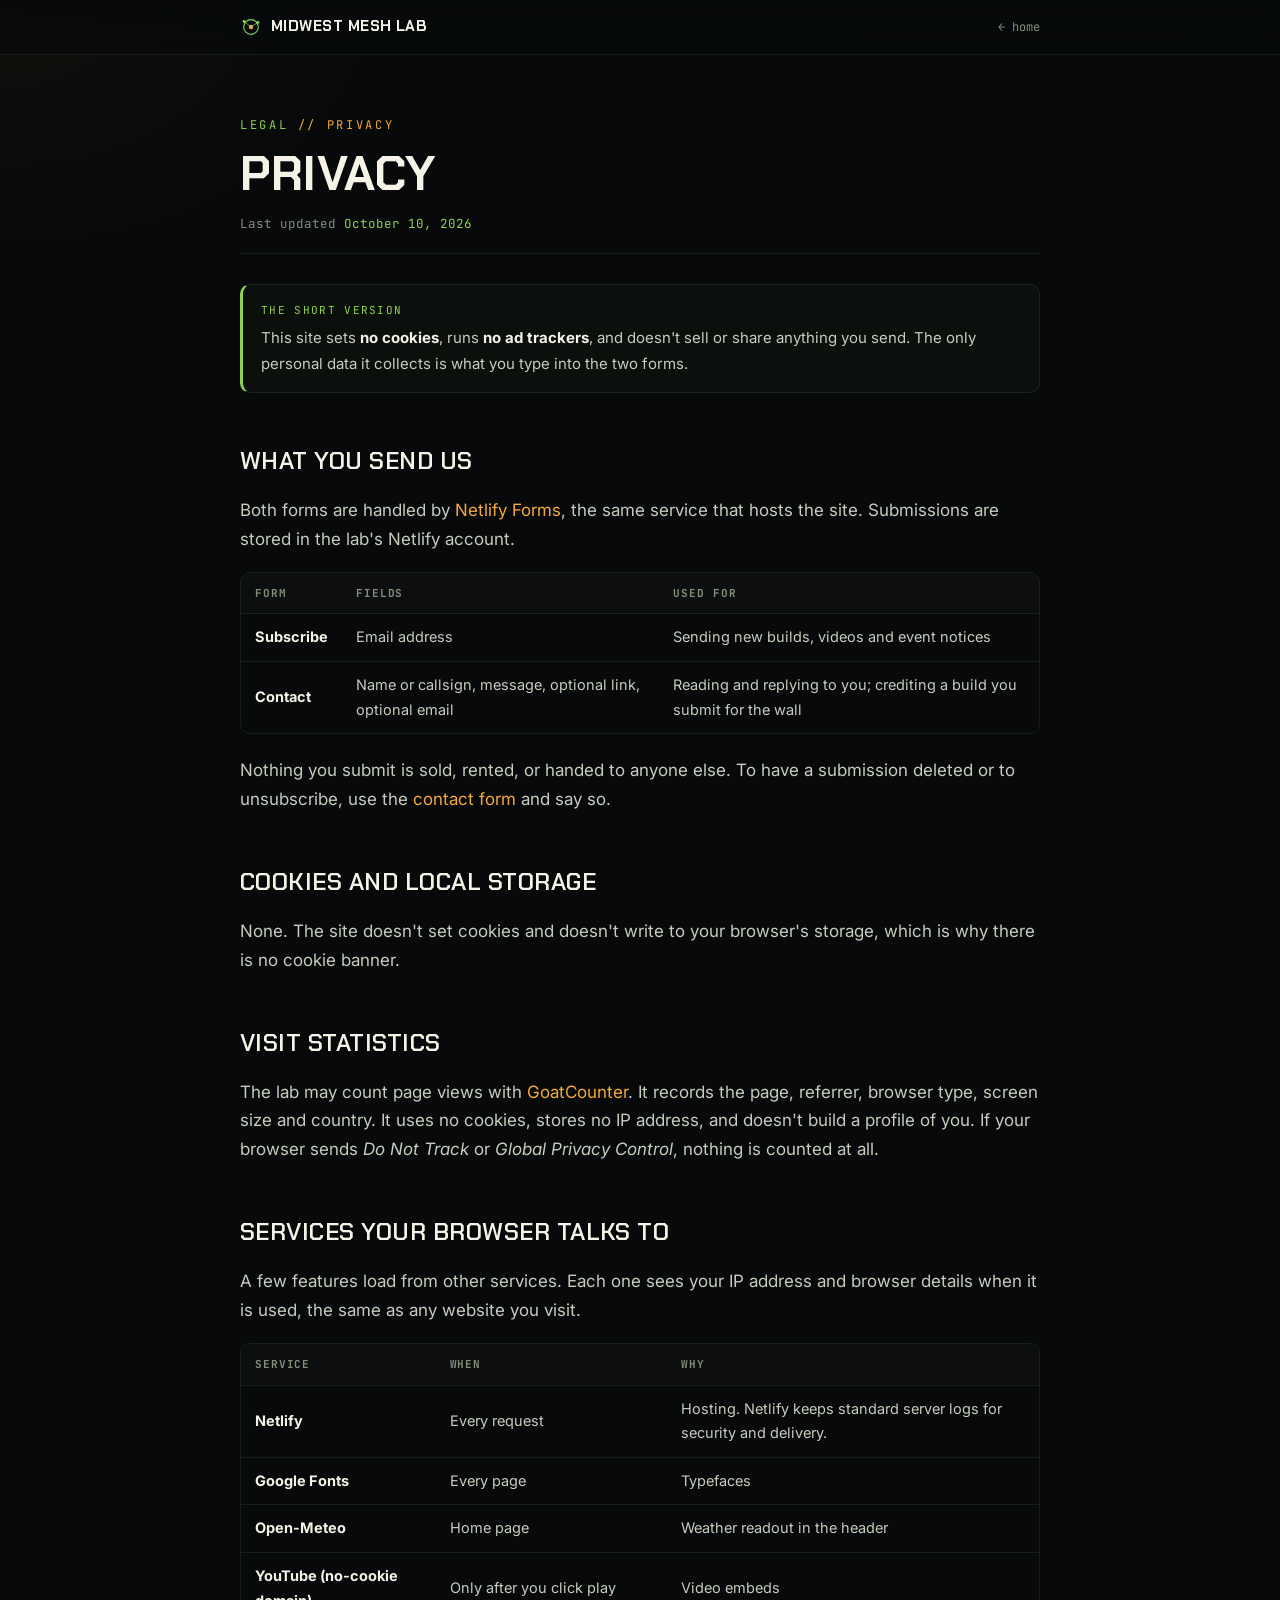
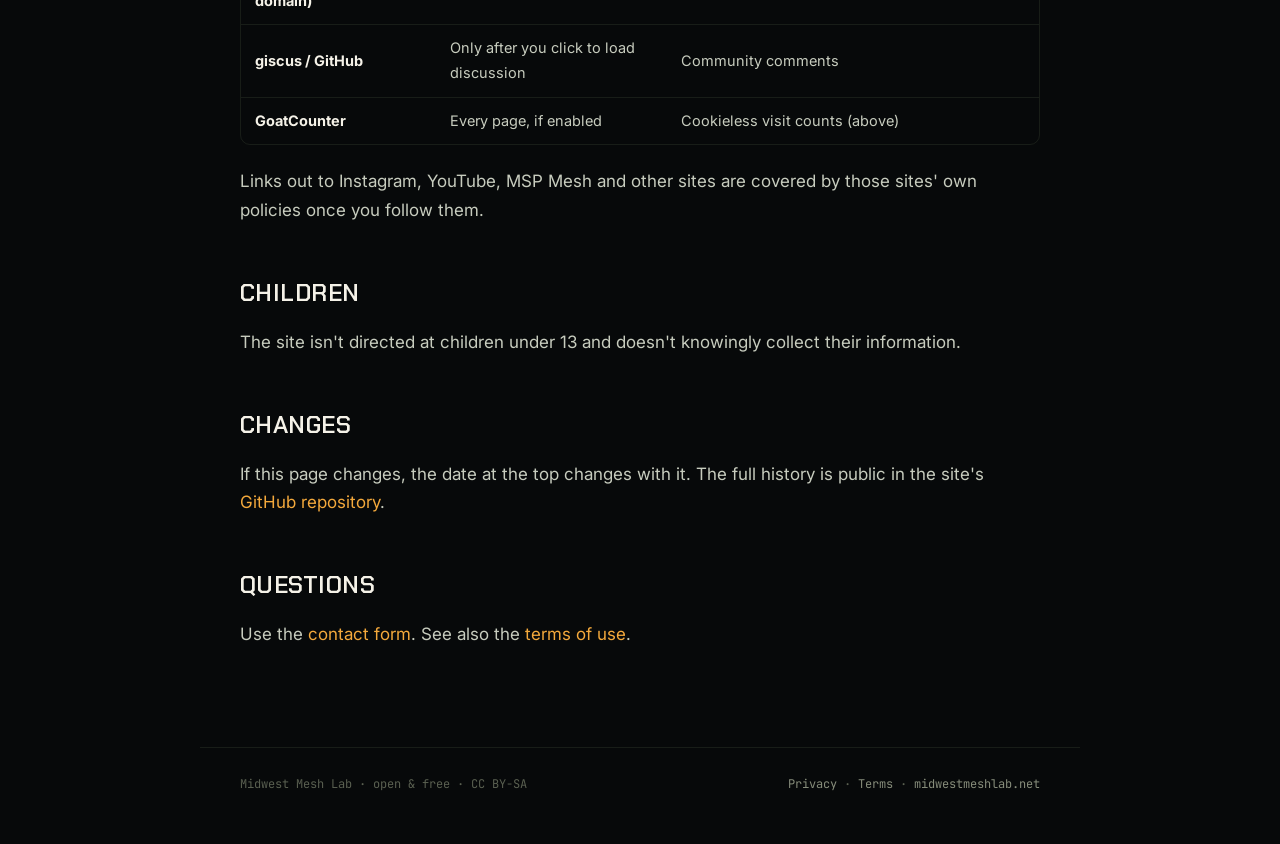
<file: privacy.html>
<!DOCTYPE html>
<html lang="en">
<head>
<meta charset="UTF-8" />
<meta name="viewport" content="width=device-width, initial-scale=1.0" />
<title>Privacy - Midwest Mesh Lab</title>
<meta name="description" content="What Midwest Mesh Lab collects, what it doesn't, and which third parties your browser talks to. No cookies, no ad trackers." />
<meta name="theme-color" content="#07090A" />
<link rel="canonical" href="https://midwestmeshlab.net/privacy.html" />
<meta property="og:type" content="article" />
<meta property="og:site_name" content="Midwest Mesh Lab" />
<meta property="og:title" content="Privacy" />
<meta property="og:description" content="What Midwest Mesh Lab collects, what it doesn&#x27;t, and which third parties your browser talks to. No cookies, no ad trackers." />
<meta property="og:url" content="https://midwestmeshlab.net/privacy.html" />
<meta property="og:image" content="https://midwestmeshlab.net/media/og-card.png" />
<meta property="og:image:width" content="1200" />
<meta property="og:image:height" content="630" />
<meta property="og:image:alt" content="Midwest Mesh Lab: when the towers go quiet, the mesh keeps talking." />
<meta name="twitter:card" content="summary_large_image" />
<link rel="icon" href="/favicon.ico" sizes="48x48" />
<link rel="icon" href="/favicon.svg" type="image/svg+xml" />
<link rel="apple-touch-icon" href="/apple-touch-icon.png" />
<link rel="manifest" href="/site.webmanifest" />
<link rel="preconnect" href="https://fonts.googleapis.com" />
<link rel="preconnect" href="https://fonts.gstatic.com" crossorigin />
<link href="https://fonts.googleapis.com/css2?family=Chakra+Petch:wght@500;600;700&family=Inter:wght@400;500;600&family=JetBrains+Mono:wght@400;500&display=swap" rel="stylesheet" />
<link rel="stylesheet" href="/assets/page.css" />
<script src="/assets/analytics.js" defer></script>
</head>
<body>

<header class="topbar">
  <div class="in">
    <a class="brand" href="/">
      <svg viewBox="0 0 24 24" fill="none" aria-hidden="true"><circle cx="12" cy="12" r="2.4" fill="#F4A93C"/><circle cx="12" cy="12" r="8" stroke="#86D46A" stroke-width="1.2"/><circle cx="4.5" cy="6" r="1.6" fill="#86D46A"/><circle cx="19.5" cy="7" r="1.6" fill="#86D46A"/><path d="M12 12 4.5 6M12 12l7.5-5" stroke="#86D46A" stroke-width=".8"/></svg>
      Midwest Mesh Lab
    </a>
    <a class="back" href="/">&larr; home</a>
  </div>
</header>

<main class="doc">
  <div class="eyebrow">Legal <span class="desig">// PRIVACY</span></div>
  <h1>Privacy</h1>
  <div class="meta"><span>Last updated <b>October 10, 2026</b></span></div>

  <div class="note">
    <div class="h">The short version</div>
    <p>This site sets <strong>no cookies</strong>, runs <strong>no ad trackers</strong>, and doesn't sell or share
      anything you send. The only personal data it collects is what you type into the two forms.</p>
  </div>

  <h2>What you send us</h2>
  <p>Both forms are handled by <a href="https://www.netlify.com/" rel="noopener">Netlify Forms</a>, the same
    service that hosts the site. Submissions are stored in the lab's Netlify account.</p>
  <div class="table-wrap">
    <table>
      <thead><tr><th>Form</th><th>Fields</th><th>Used for</th></tr></thead>
      <tbody>
        <tr><td><b>Subscribe</b></td><td>Email address</td><td>Sending new builds, videos and event notices</td></tr>
        <tr><td><b>Contact</b></td><td>Name or callsign, message, optional link, optional email</td><td>Reading and replying to you; crediting a build you submit for the wall</td></tr>
      </tbody>
    </table>
  </div>
  <p>Nothing you submit is sold, rented, or handed to anyone else. To have a submission deleted or to
    unsubscribe, use the <a href="/#comms">contact form</a> and say so.</p>

  <h2>Cookies and local storage</h2>
  <p>None. The site doesn't set cookies and doesn't write to your browser's storage, which is why there is no
    cookie banner.</p>

  <h2>Visit statistics</h2>
  <p>The lab may count page views with <a href="https://www.goatcounter.com/" rel="noopener">GoatCounter</a>.
    It records the page, referrer, browser type, screen size and country. It uses no cookies, stores no IP
    address, and doesn't build a profile of you. If your browser sends <em>Do Not Track</em> or
    <em>Global Privacy Control</em>, nothing is counted at all.</p>

  <h2>Services your browser talks to</h2>
  <p>A few features load from other services. Each one sees your IP address and browser details when it is used,
    the same as any website you visit.</p>
  <div class="table-wrap">
    <table>
      <thead><tr><th>Service</th><th>When</th><th>Why</th></tr></thead>
      <tbody>
        <tr><td><b>Netlify</b></td><td>Every request</td><td>Hosting. Netlify keeps standard server logs for security and delivery.</td></tr>
        <tr><td><b>Google Fonts</b></td><td>Every page</td><td>Typefaces</td></tr>
        <tr><td><b>Open-Meteo</b></td><td>Home page</td><td>Weather readout in the header</td></tr>
        <tr><td><b>YouTube (no-cookie domain)</b></td><td>Only after you click play</td><td>Video embeds</td></tr>
        <tr><td><b>giscus / GitHub</b></td><td>Only after you click to load discussion</td><td>Community comments</td></tr>
        <tr><td><b>GoatCounter</b></td><td>Every page, if enabled</td><td>Cookieless visit counts (above)</td></tr>
      </tbody>
    </table>
  </div>
  <p>Links out to Instagram, YouTube, MSP Mesh and other sites are covered by those sites' own policies once
    you follow them.</p>

  <h2>Children</h2>
  <p>The site isn't directed at children under 13 and doesn't knowingly collect their information.</p>

  <h2>Changes</h2>
  <p>If this page changes, the date at the top changes with it. The full history is public in the site's
    <a href="https://github.com/NordicDevelopment-org/Midwest-Meshlab-site" rel="noopener">GitHub repository</a>.</p>

  <h2>Questions</h2>
  <p>Use the <a href="/#comms">contact form</a>. See also the <a href="/terms.html">terms of use</a>.</p>
</main>

<footer class="pagefoot">
  <span>Midwest Mesh Lab &middot; open &amp; free &middot; CC BY-SA</span>
  <span><a href="/privacy.html">Privacy</a> &middot; <a href="/terms.html">Terms</a> &middot; <a href="/">midwestmeshlab.net</a></span>
</footer>

</body>
</html>
</file>
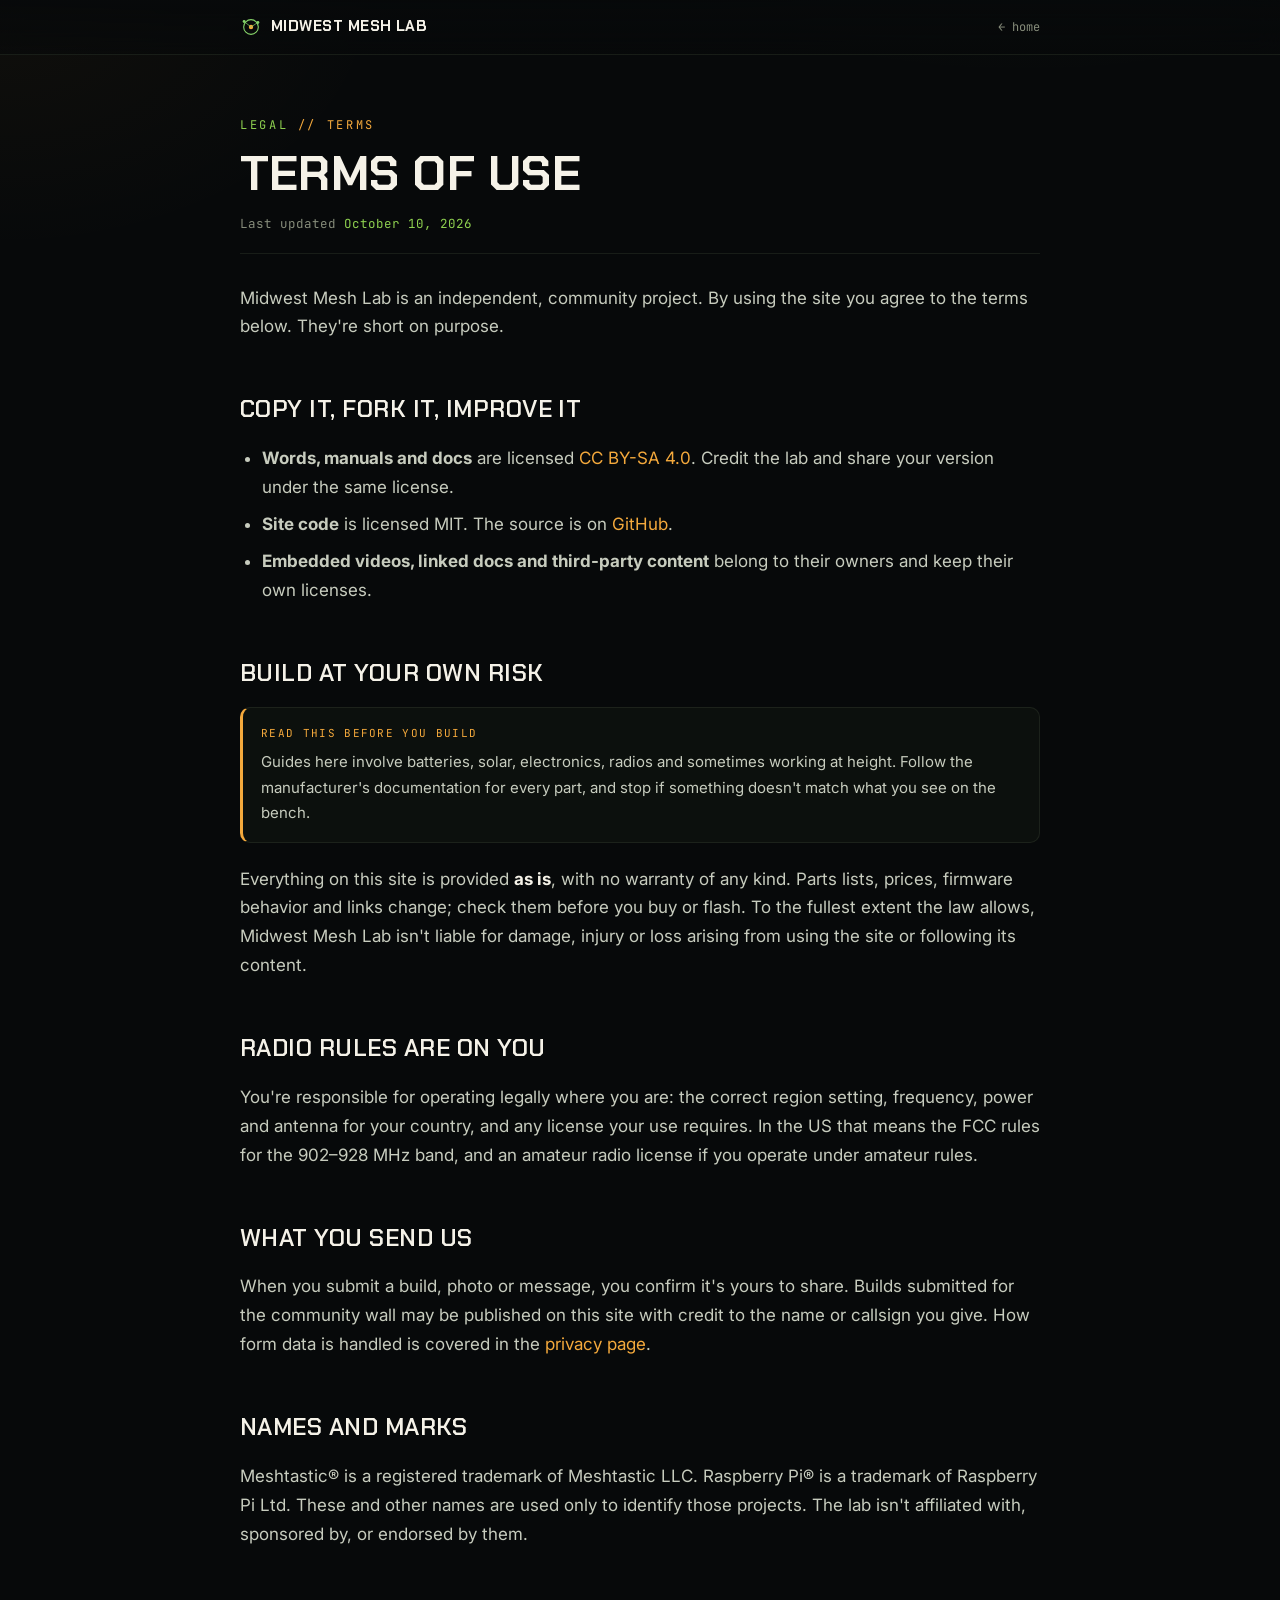
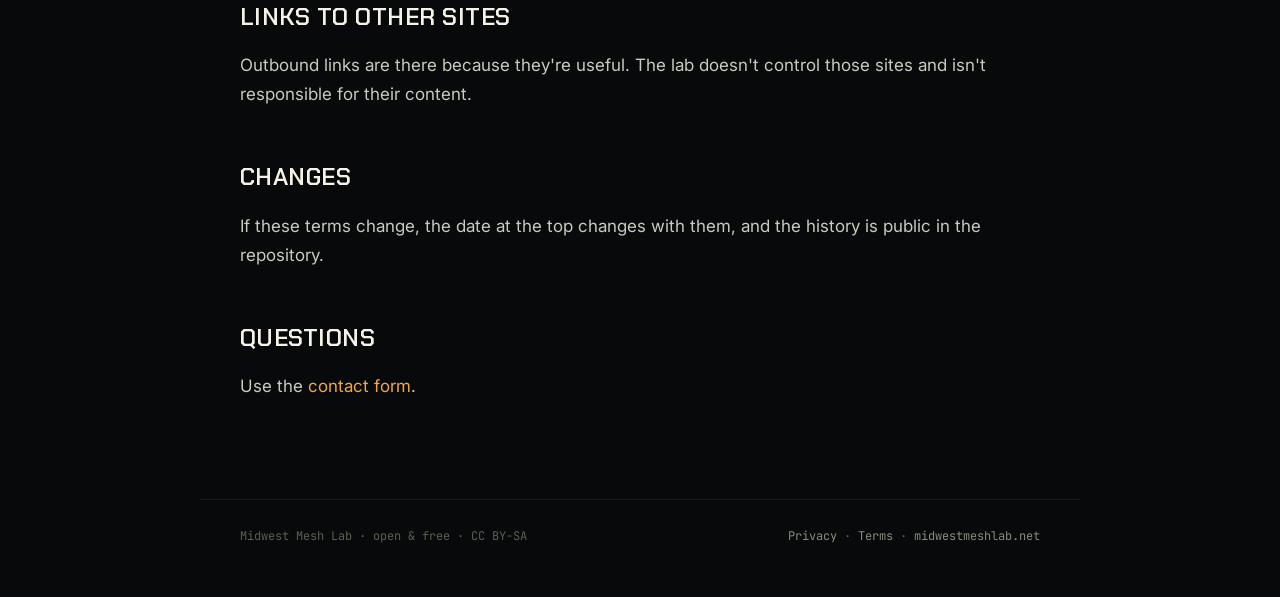
<file: terms.html>
<!DOCTYPE html>
<html lang="en">
<head>
<meta charset="UTF-8" />
<meta name="viewport" content="width=device-width, initial-scale=1.0" />
<title>Terms of Use - Midwest Mesh Lab</title>
<meta name="description" content="Terms for using Midwest Mesh Lab: open licenses, build at your own risk, radio rules are on you, and what happens with what you submit." />
<meta name="theme-color" content="#07090A" />
<link rel="canonical" href="https://midwestmeshlab.net/terms.html" />
<meta property="og:type" content="article" />
<meta property="og:site_name" content="Midwest Mesh Lab" />
<meta property="og:title" content="Terms of Use" />
<meta property="og:description" content="Terms for using Midwest Mesh Lab: open licenses, build at your own risk, radio rules are on you, and what happens with what you submit." />
<meta property="og:url" content="https://midwestmeshlab.net/terms.html" />
<meta property="og:image" content="https://midwestmeshlab.net/media/og-card.png" />
<meta property="og:image:width" content="1200" />
<meta property="og:image:height" content="630" />
<meta property="og:image:alt" content="Midwest Mesh Lab: when the towers go quiet, the mesh keeps talking." />
<meta name="twitter:card" content="summary_large_image" />
<link rel="icon" href="/favicon.ico" sizes="48x48" />
<link rel="icon" href="/favicon.svg" type="image/svg+xml" />
<link rel="apple-touch-icon" href="/apple-touch-icon.png" />
<link rel="manifest" href="/site.webmanifest" />
<link rel="preconnect" href="https://fonts.googleapis.com" />
<link rel="preconnect" href="https://fonts.gstatic.com" crossorigin />
<link href="https://fonts.googleapis.com/css2?family=Chakra+Petch:wght@500;600;700&family=Inter:wght@400;500;600&family=JetBrains+Mono:wght@400;500&display=swap" rel="stylesheet" />
<link rel="stylesheet" href="/assets/page.css" />
<script src="/assets/analytics.js" defer></script>
</head>
<body>

<header class="topbar">
  <div class="in">
    <a class="brand" href="/">
      <svg viewBox="0 0 24 24" fill="none" aria-hidden="true"><circle cx="12" cy="12" r="2.4" fill="#F4A93C"/><circle cx="12" cy="12" r="8" stroke="#86D46A" stroke-width="1.2"/><circle cx="4.5" cy="6" r="1.6" fill="#86D46A"/><circle cx="19.5" cy="7" r="1.6" fill="#86D46A"/><path d="M12 12 4.5 6M12 12l7.5-5" stroke="#86D46A" stroke-width=".8"/></svg>
      Midwest Mesh Lab
    </a>
    <a class="back" href="/">&larr; home</a>
  </div>
</header>

<main class="doc">
  <div class="eyebrow">Legal <span class="desig">// TERMS</span></div>
  <h1>Terms of use</h1>
  <div class="meta"><span>Last updated <b>October 10, 2026</b></span></div>

  <p>Midwest Mesh Lab is an independent, community project. By using the site you agree to the terms below.
    They're short on purpose.</p>

  <h2>Copy it, fork it, improve it</h2>
  <ul>
    <li><b>Words, manuals and docs</b> are licensed
      <a href="https://creativecommons.org/licenses/by-sa/4.0/" rel="noopener">CC BY-SA 4.0</a>. Credit the lab and
      share your version under the same license.</li>
    <li><b>Site code</b> is licensed MIT. The source is on
      <a href="https://github.com/NordicDevelopment-org/Midwest-Meshlab-site" rel="noopener">GitHub</a>.</li>
    <li><b>Embedded videos, linked docs and third-party content</b> belong to their owners and keep their own
      licenses.</li>
  </ul>

  <h2>Build at your own risk</h2>
  <div class="note warn">
    <div class="h">Read this before you build</div>
    <p>Guides here involve batteries, solar, electronics, radios and sometimes working at height. Follow the
      manufacturer's documentation for every part, and stop if something doesn't match what you see on the bench.</p>
  </div>
  <p>Everything on this site is provided <strong>as is</strong>, with no warranty of any kind. Parts lists,
    prices, firmware behavior and links change; check them before you buy or flash. To the fullest extent the
    law allows, Midwest Mesh Lab isn't liable for damage, injury or loss arising from using the site or
    following its content.</p>

  <h2>Radio rules are on you</h2>
  <p>You're responsible for operating legally where you are: the correct region setting, frequency, power and
    antenna for your country, and any license your use requires. In the US that means the FCC rules for the
    902&ndash;928&nbsp;MHz band, and an amateur radio license if you operate under amateur rules.</p>

  <h2>What you send us</h2>
  <p>When you submit a build, photo or message, you confirm it's yours to share. Builds submitted for the
    community wall may be published on this site with credit to the name or callsign you give. How form data is
    handled is covered in the <a href="/privacy.html">privacy page</a>.</p>

  <h2>Names and marks</h2>
  <p>Meshtastic&reg; is a registered trademark of Meshtastic LLC. Raspberry Pi&reg; is a trademark of
    Raspberry Pi Ltd. These and other names are used only to identify those projects. The lab isn't affiliated
    with, sponsored by, or endorsed by them.</p>

  <h2>Links to other sites</h2>
  <p>Outbound links are there because they're useful. The lab doesn't control those sites and isn't
    responsible for their content.</p>

  <h2>Changes</h2>
  <p>If these terms change, the date at the top changes with them, and the history is public in the
    repository.</p>

  <h2>Questions</h2>
  <p>Use the <a href="/#comms">contact form</a>.</p>
</main>

<footer class="pagefoot">
  <span>Midwest Mesh Lab &middot; open &amp; free &middot; CC BY-SA</span>
  <span><a href="/privacy.html">Privacy</a> &middot; <a href="/terms.html">Terms</a> &middot; <a href="/">midwestmeshlab.net</a></span>
</footer>

</body>
</html>
</file>
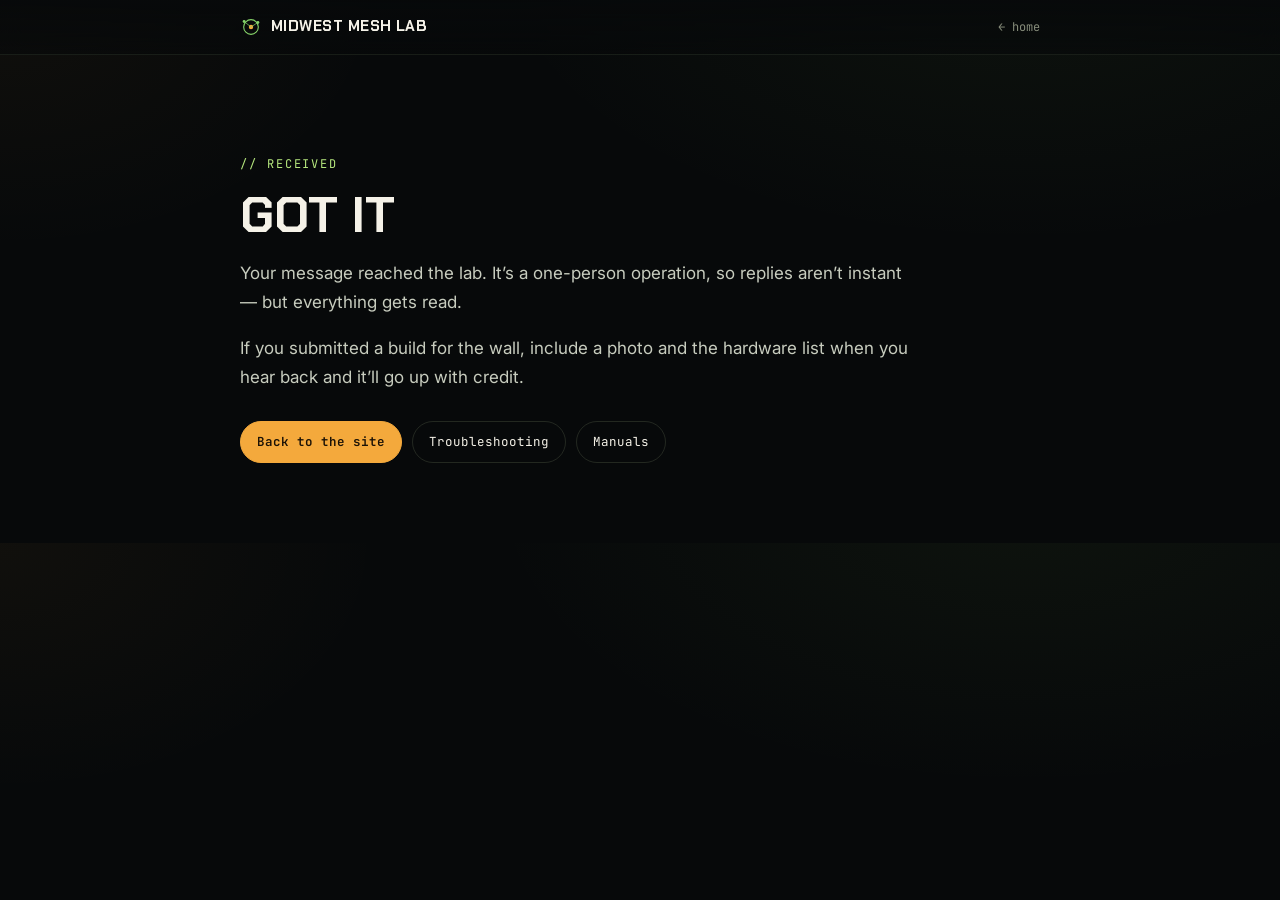
<file: thanks.html>
<!DOCTYPE html>
<!-- Where both Netlify Forms submissions land (contact + subscribe). -->
<html lang="en">
<head>
<meta charset="UTF-8" />
<meta name="viewport" content="width=device-width, initial-scale=1.0" />
<title>Message received — Midwest Mesh Lab</title>
<meta name="description" content="Your message reached the lab." />
<meta name="theme-color" content="#07090A" />
<link rel="icon" href="/favicon.ico" sizes="48x48" />
<link rel="icon" href="/favicon.svg" type="image/svg+xml" />
<link rel="apple-touch-icon" href="/apple-touch-icon.png" />
<link rel="manifest" href="/site.webmanifest" />
<meta name="robots" content="noindex" />
<link rel="preconnect" href="https://fonts.googleapis.com" />
<link rel="preconnect" href="https://fonts.gstatic.com" crossorigin />
<link href="https://fonts.googleapis.com/css2?family=Chakra+Petch:wght@500;600;700&family=Inter:wght@400;500;600&family=JetBrains+Mono:wght@400;500&display=swap" rel="stylesheet" />
<link rel="stylesheet" href="/assets/page.css" />
<style>
  .ok{max-width:880px;margin:0 auto;padding:clamp(48px,11vh,110px) var(--gut) 80px}
  .ok .code{font-family:var(--mono);font-size:12px;letter-spacing:.16em;color:var(--green-hi);
    text-transform:uppercase;margin-bottom:14px}
  .ok h1{font-family:var(--disp);font-size:clamp(30px,6vw,50px);line-height:1.06;color:var(--ink);
    text-transform:uppercase;margin:0 0 18px}
  .ok p{font-size:17px;color:var(--fg);max-width:62ch}
  .ok .links{display:flex;flex-wrap:wrap;gap:10px;margin-top:30px}
  .ok .lk{font-family:var(--mono);font-size:12.5px;color:var(--ink);border:1px solid var(--line-2);
    border-radius:999px;padding:9px 16px;text-decoration:none;transition:border-color .16s,color .16s}
  .ok .lk:hover{border-color:var(--amber);color:var(--amber);text-decoration:none}
  .ok .lk.primary{background:var(--amber);color:#1b1206;border-color:var(--amber);font-weight:600}
</style>
<script src="/assets/analytics.js" defer></script>
</head>
<body>
<header class="topbar">
  <div class="in">
    <a class="brand" href="/">
      <svg viewBox="0 0 24 24" fill="none" aria-hidden="true"><circle cx="12" cy="12" r="2.4" fill="#F4A93C"/><circle cx="12" cy="12" r="8" stroke="#86D46A" stroke-width="1.2"/><circle cx="4.5" cy="6" r="1.6" fill="#86D46A"/><circle cx="19.5" cy="7" r="1.6" fill="#86D46A"/><path d="M12 12 4.5 6M12 12l7.5-5" stroke="#86D46A" stroke-width=".8"/></svg>
      Midwest Mesh Lab
    </a>
    <a class="back" href="/">← home</a>
  </div>
</header>
<main class="ok">
  <div class="code">// received</div>
  <h1>Got it</h1>
  <p>Your message reached the lab. It&rsquo;s a one-person operation, so replies aren&rsquo;t instant &mdash;
    but everything gets read.</p>
  <p>If you submitted a build for the wall, include a photo and the hardware list when you hear back
    and it&rsquo;ll go up with credit.</p>
  <div class="links">
    <a class="lk primary" href="/">Back to the site</a>
    <a class="lk" href="/troubleshoot.html">Troubleshooting</a>
    <a class="lk" href="/#manuals">Manuals</a>
  </div>
</main>
</body>
</html>
</file>
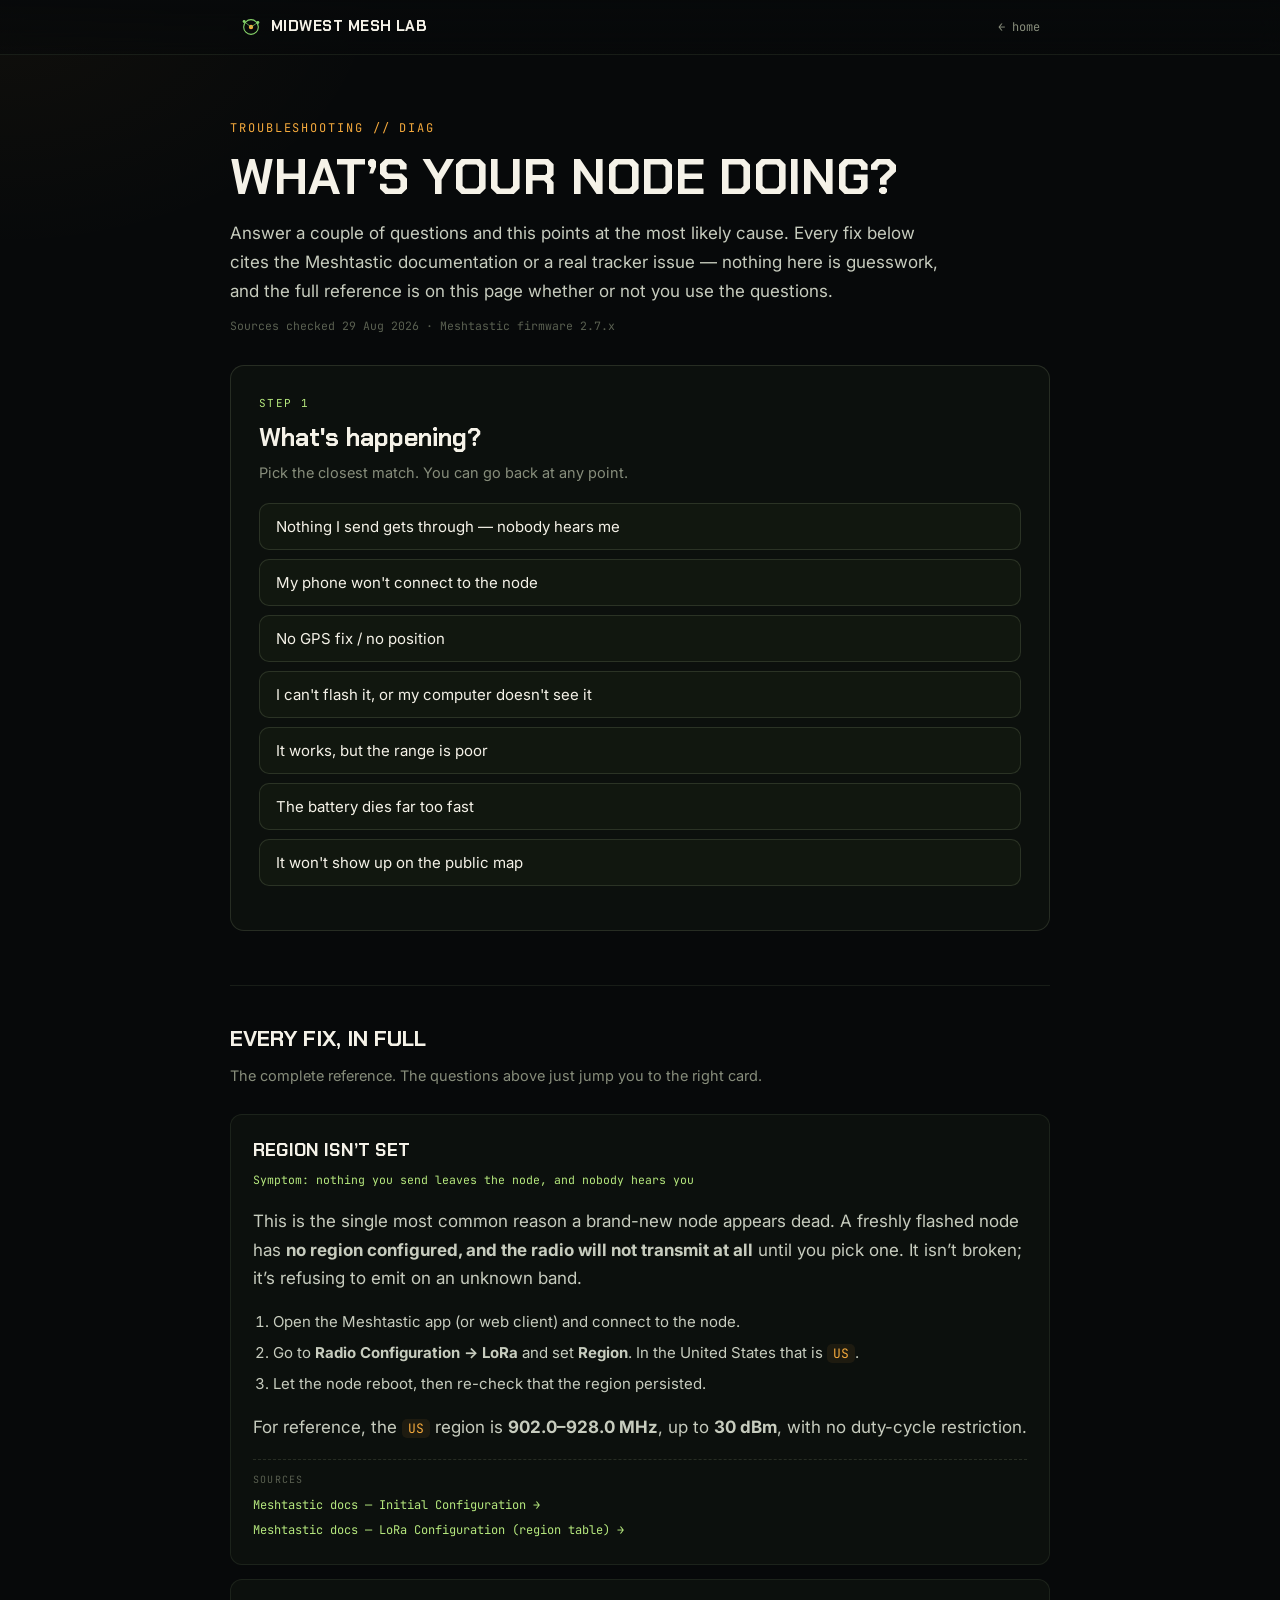
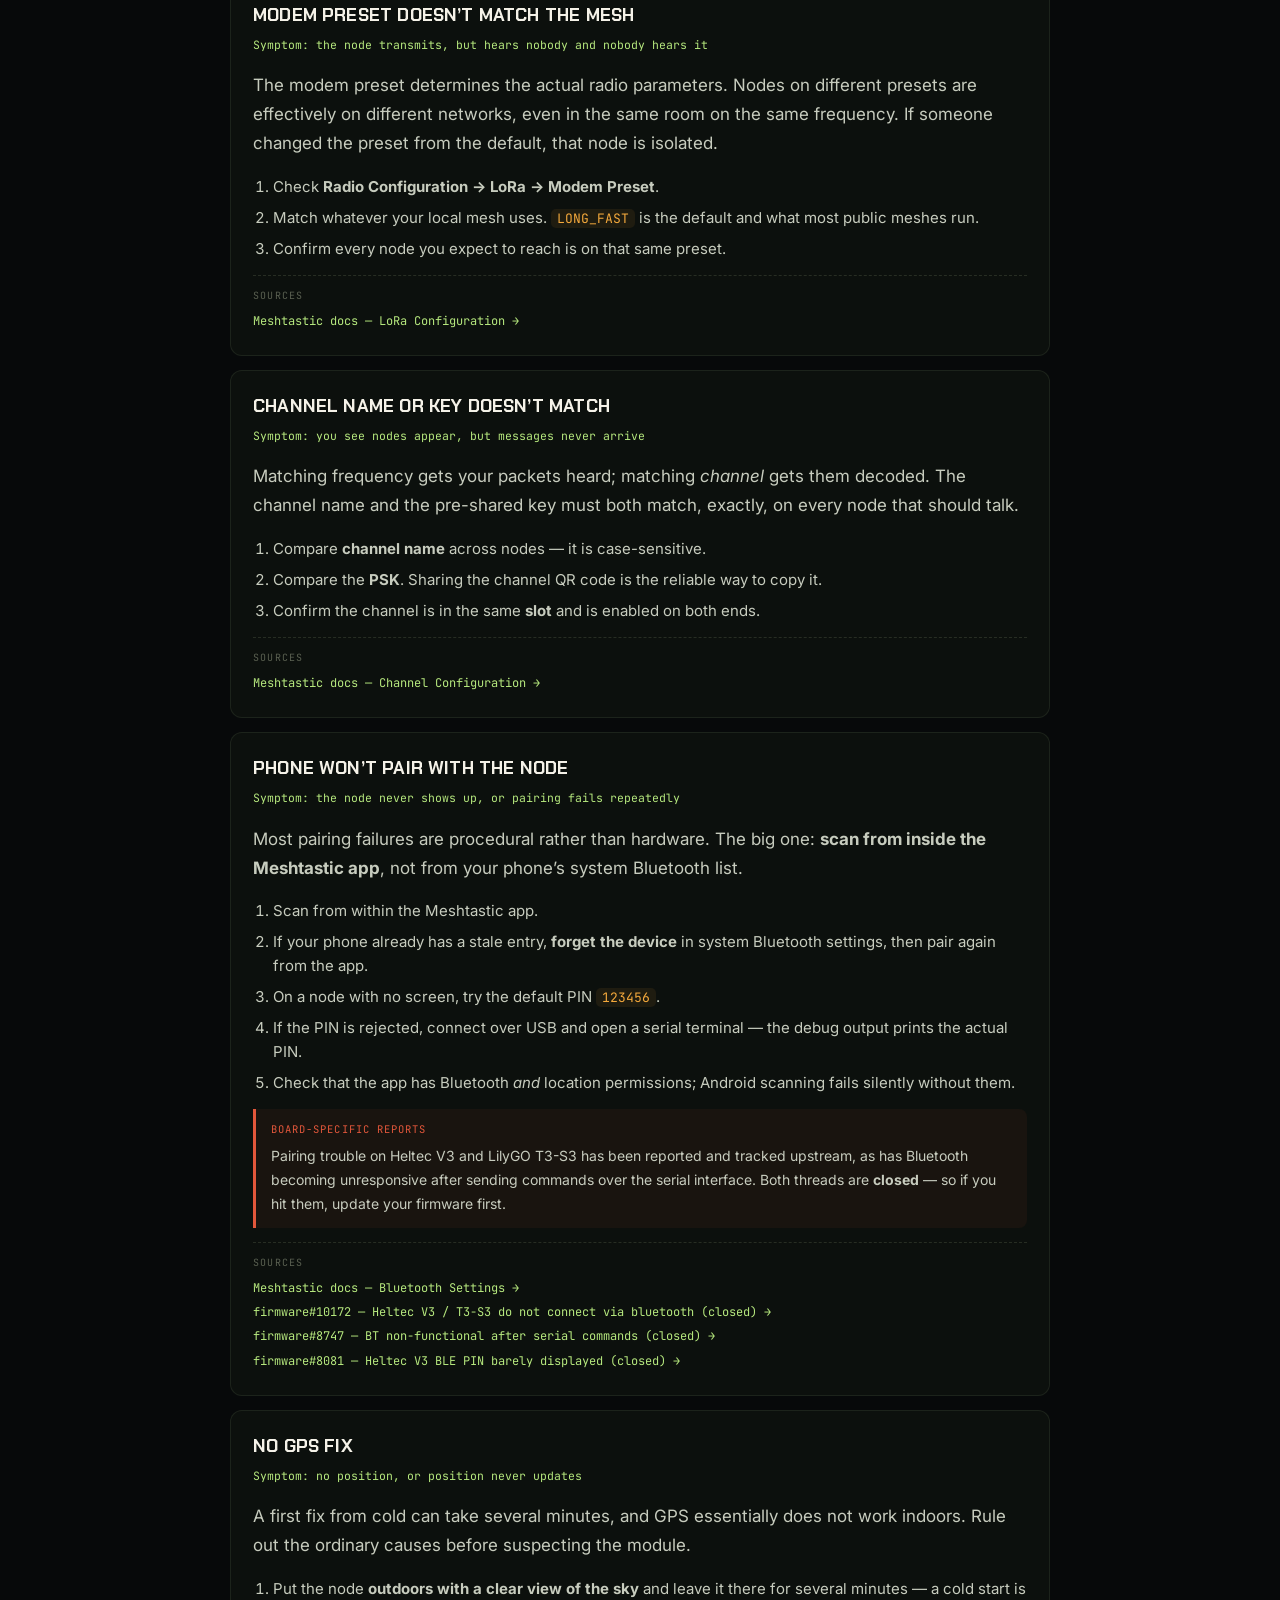
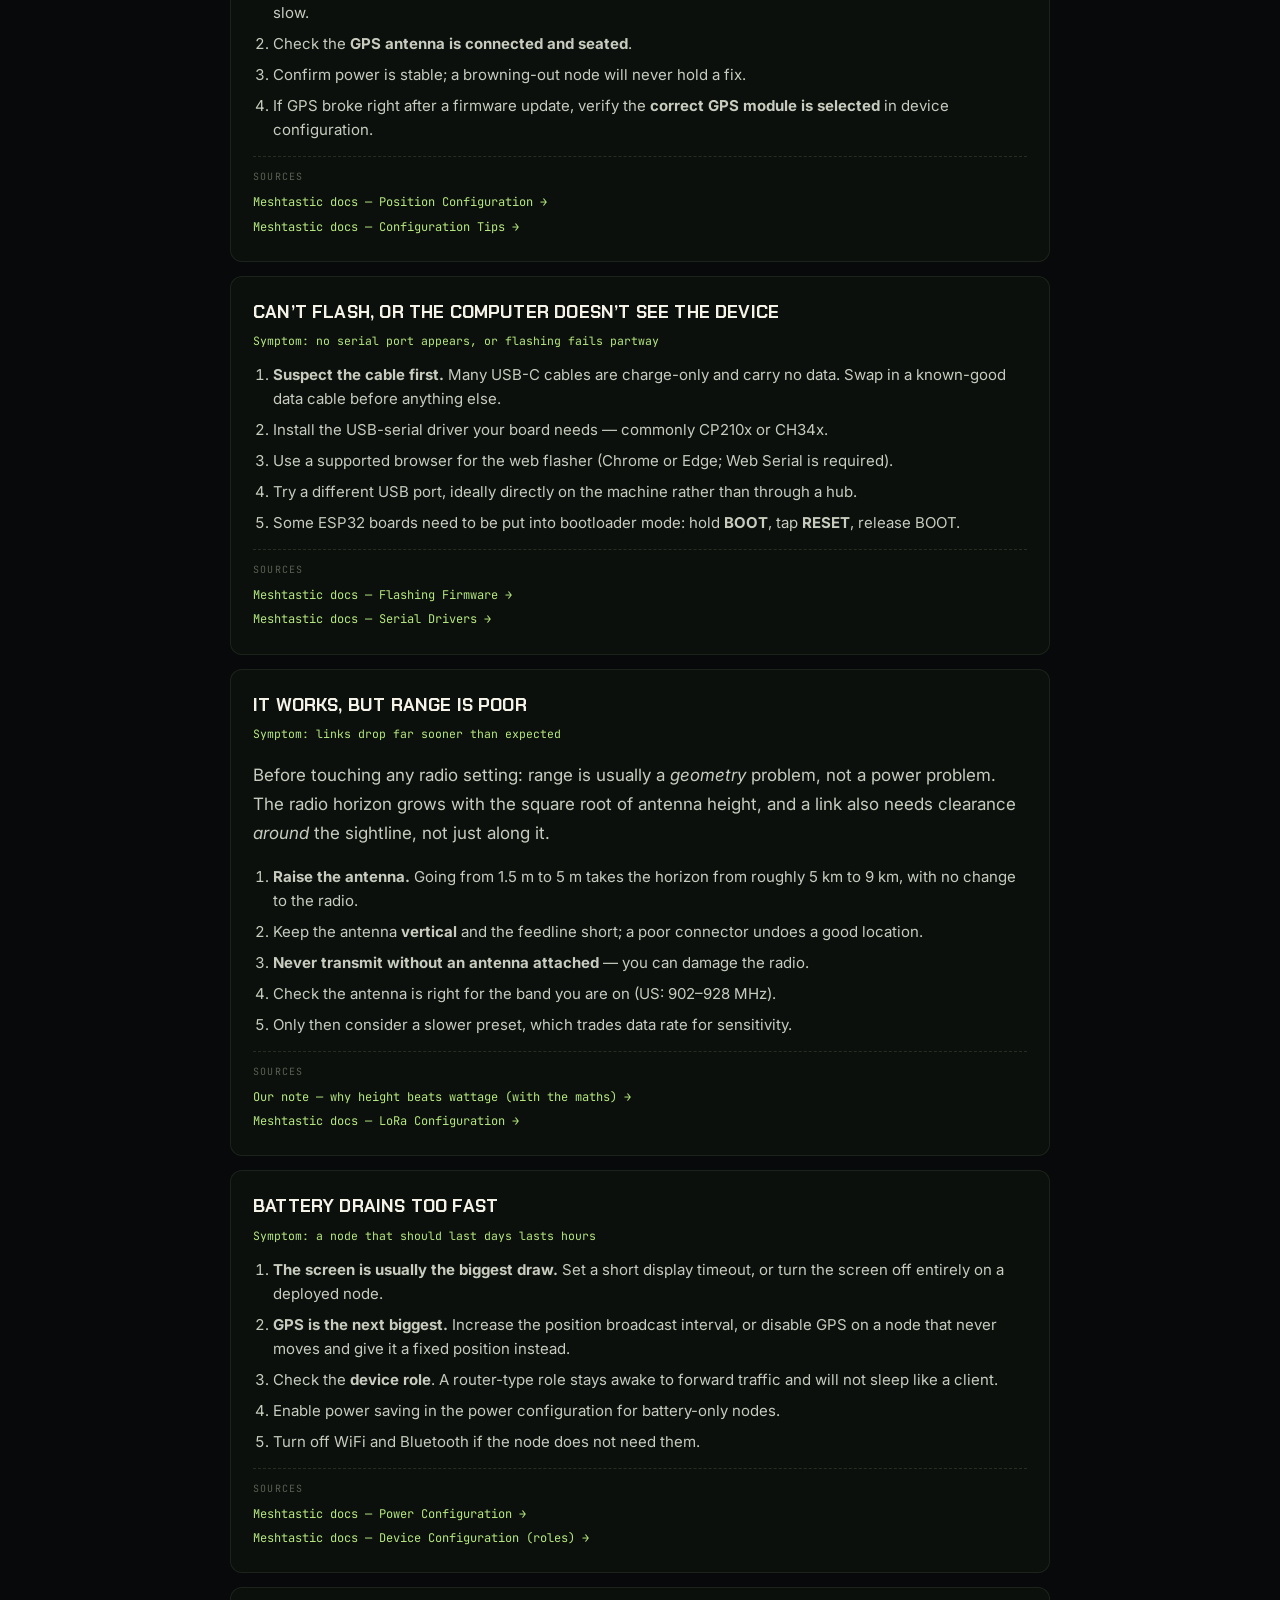
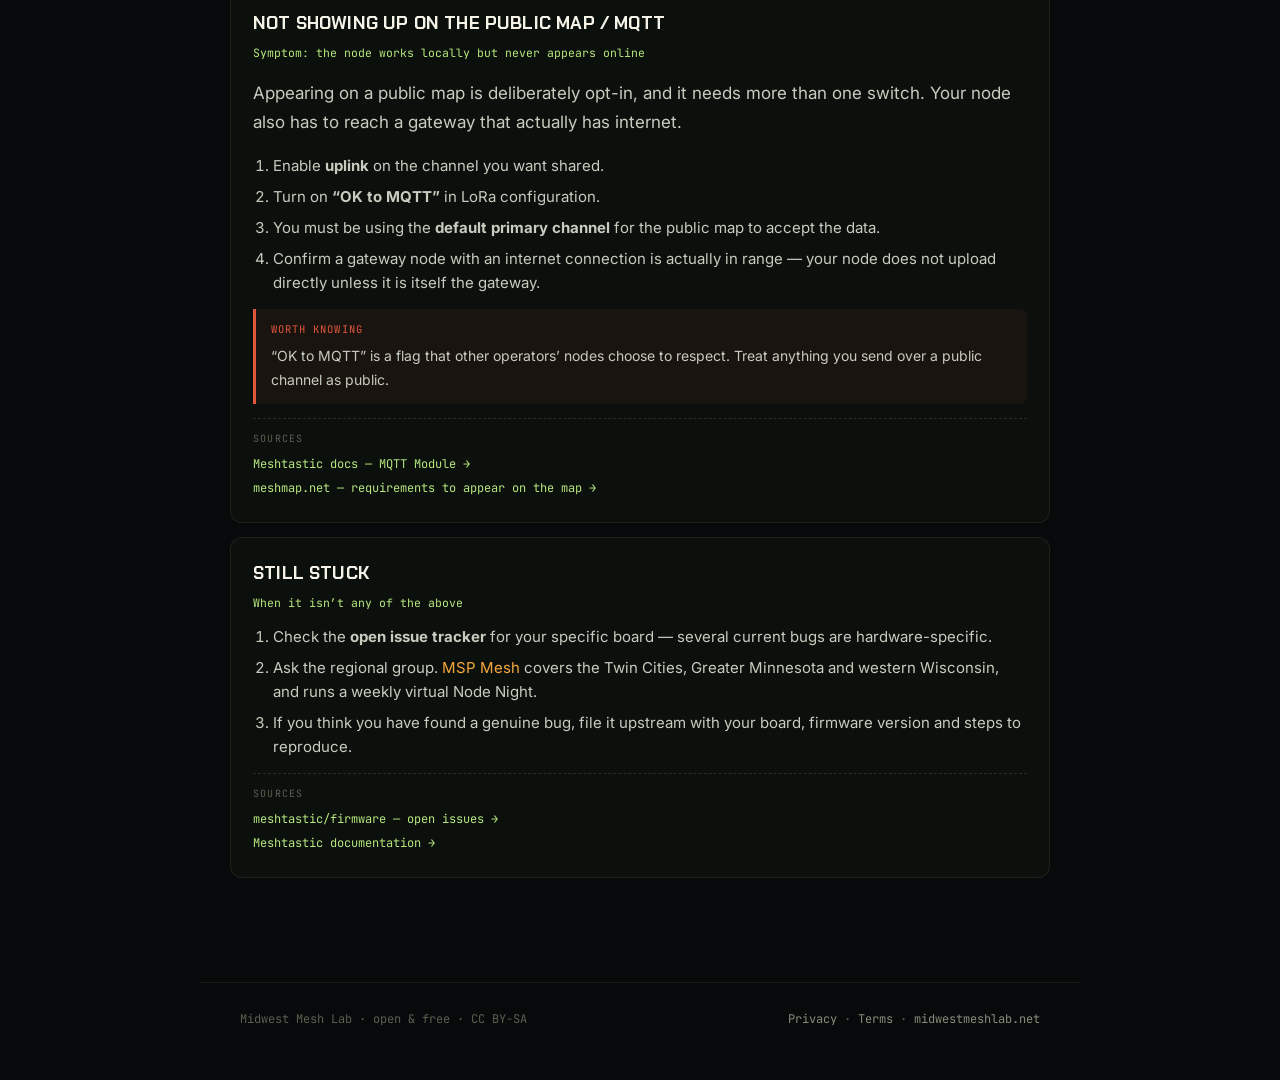
<file: troubleshoot.html>
<!DOCTYPE html>
<!-- Guided Meshtastic troubleshooting.

     Architecture note: every fix below is REAL HTML in the document, not
     injected by script. The wizard at the top is only a navigation layer that
     reveals the matching fix. So with JavaScript disabled the page still works
     as a complete, sourced reference — and every fix is deep-linkable
     (troubleshoot.html#fix-no-region).

     House rule: no fix ships without a source link. If it can't be sourced to
     the Meshtastic docs or a real tracker issue, it doesn't go on the page. -->
<html lang="en">
<head>
<meta charset="UTF-8" />
<meta name="viewport" content="width=device-width, initial-scale=1.0" />
<title>Troubleshooting — Midwest Mesh Lab</title>
<meta name="description" content="A guided troubleshooter for common Meshtastic problems: nothing transmitting, Bluetooth pairing, no GPS fix, flashing failures, poor range, battery drain, and MQTT. Every fix cites its source." />
<meta name="theme-color" content="#07090A" />
<link rel="canonical" href="https://midwestmeshlab.net/troubleshoot.html" />
<meta property="og:type" content="article" />
<meta property="og:site_name" content="Midwest Mesh Lab" />
<meta property="og:title" content="Troubleshooting" />
<meta property="og:description" content="A guided troubleshooter for common Meshtastic problems: nothing transmitting, Bluetooth pairing, no GPS fix, flashing failures, poor range, battery drain, and MQTT. Every fix cites its source." />
<meta property="og:url" content="https://midwestmeshlab.net/troubleshoot.html" />
<meta property="og:image" content="https://midwestmeshlab.net/media/og-card.png" />
<meta property="og:image:width" content="1200" />
<meta property="og:image:height" content="630" />
<meta property="og:image:alt" content="Midwest Mesh Lab: when the towers go quiet, the mesh keeps talking." />
<meta name="twitter:card" content="summary_large_image" />
<link rel="icon" href="/favicon.ico" sizes="48x48" />
<link rel="icon" href="/favicon.svg" type="image/svg+xml" />
<link rel="apple-touch-icon" href="/apple-touch-icon.png" />
<link rel="manifest" href="/site.webmanifest" />
<link rel="preconnect" href="https://fonts.googleapis.com" />
<link rel="preconnect" href="https://fonts.gstatic.com" crossorigin />
<link href="https://fonts.googleapis.com/css2?family=Chakra+Petch:wght@500;600;700&family=Inter:wght@400;500;600&family=JetBrains+Mono:wght@400;500&display=swap" rel="stylesheet" />
<link rel="stylesheet" href="/assets/page.css" />
<style>
  .ts{max-width:900px;margin:0 auto;padding:clamp(34px,7vh,70px) var(--gut) 90px}
  .ts .eyebrow{font-family:var(--mono);font-size:12px;letter-spacing:.16em;color:var(--amber);
    text-transform:uppercase;margin-bottom:12px}
  .ts h1{font-family:var(--disp);font-size:clamp(30px,6vw,50px);line-height:1.06;color:var(--ink);
    text-transform:uppercase;margin:0 0 16px}
  .ts .lede{font-size:17px;color:var(--fg);max-width:66ch;margin:0 0 10px}
  .ts .verified{font-family:var(--mono);font-size:11.5px;color:var(--faint);margin:0 0 30px}

  /* wizard */
  .wiz{border:1px solid var(--line-2);border-radius:var(--r,14px);background:var(--glass);
    padding:clamp(18px,3vw,28px);margin:0 0 12px}
  .wiz .step-n{font-family:var(--mono);font-size:11px;letter-spacing:.12em;color:var(--green-hi);
    text-transform:uppercase;margin-bottom:10px}
  .wiz h2{font-family:var(--disp);font-size:clamp(19px,3vw,25px);color:var(--ink);margin:0 0 8px;line-height:1.2}
  .wiz .hint{color:var(--muted);font-size:14.5px;margin:0 0 18px;max-width:62ch}
  .opts{display:flex;flex-direction:column;gap:9px}
  .opt{display:block;width:100%;text-align:left;font-family:var(--body);font-size:15px;color:var(--ink);
    background:rgba(143,209,80,.04);border:1px solid var(--line-2);border-radius:10px;
    padding:13px 16px;cursor:pointer;transition:border-color .14s,background .14s,transform .14s}
  .opt:hover{border-color:var(--green);background:rgba(143,209,80,.09);transform:translateX(3px)}
  .opt:focus-visible{outline:2px solid var(--green-hi);outline-offset:2px}
  .wiz-foot{display:flex;gap:10px;align-items:center;margin-top:16px;flex-wrap:wrap}
  .wiz-btn{font-family:var(--mono);font-size:11.5px;color:var(--muted);background:none;
    border:1px solid var(--line);border-radius:999px;padding:7px 14px;cursor:pointer}
  .wiz-btn:hover{color:var(--amber);border-color:var(--amber)}
  .trail{font-family:var(--mono);font-size:11px;color:var(--faint);line-height:1.6}

  /* results */
  .verdict{border:1px solid var(--amber);border-radius:12px;background:rgba(244,169,60,.07);
    padding:16px 18px;margin:0 0 10px}
  .verdict .vl{font-family:var(--mono);font-size:11px;letter-spacing:.12em;text-transform:uppercase;
    color:var(--amber);margin-bottom:6px}
  .verdict p{margin:0;color:var(--fg);font-size:15px}
  .verdict a{color:var(--amber-hi)}

  /* fix cards (static content) */
  .fixes{margin-top:54px;border-top:1px solid var(--line);padding-top:34px}
  .fixes > h2{font-family:var(--disp);text-transform:uppercase;font-size:22px;color:var(--ink);margin:0 0 6px}
  .fixes > .sub{color:var(--muted);font-size:14.5px;margin:0 0 26px;max-width:66ch}
  .fix{border:1px solid var(--line);border-radius:12px;padding:20px 22px;margin:0 0 14px;
    background:var(--glass);scroll-margin-top:76px}
  .fix:target{border-color:var(--amber);box-shadow:0 0 0 3px rgba(244,169,60,.13)}
  .fix h3{font-family:var(--disp);font-size:18px;color:var(--ink);margin:0 0 4px;text-transform:uppercase;
    letter-spacing:.01em}
  .fix .sym{font-family:var(--mono);font-size:11.5px;color:var(--green-hi);margin-bottom:12px}
  .fix ol,.fix ul{margin:0 0 14px;padding-left:20px}
  .fix li{margin-bottom:7px;font-size:15px;color:var(--fg);line-height:1.6}
  .fix code{font-family:var(--mono);font-size:13px;color:var(--amber);
    background:rgba(244,169,60,.08);padding:1px 6px;border-radius:5px}
  .src{border-top:1px dashed var(--line-2);padding-top:11px;margin-top:4px}
  .src .sl{font-family:var(--mono);font-size:10px;letter-spacing:.12em;text-transform:uppercase;
    color:var(--faint);margin-bottom:7px}
  .src a{display:block;font-family:var(--mono);font-size:12px;color:var(--green-hi);
    margin-bottom:4px;text-decoration:none}
  .src a:hover{color:var(--amber);text-decoration:underline}
  .known{border-left:3px solid var(--alert);background:rgba(226,87,59,.06);padding:12px 15px;
    border-radius:0 8px 8px 0;margin:0 0 14px}
  .known .kh{font-family:var(--mono);font-size:10.5px;letter-spacing:.1em;text-transform:uppercase;
    color:var(--alert);margin-bottom:5px}
  .known p{margin:0;font-size:14px;color:var(--fg)}
  @media (max-width:620px){ .fix{padding:16px 15px} }
</style>
<script src="/assets/analytics.js" defer></script>
</head>
<body>
<header class="topbar">
  <div class="in">
    <a class="brand" href="/">
      <svg viewBox="0 0 24 24" fill="none" aria-hidden="true"><circle cx="12" cy="12" r="2.4" fill="#F4A93C"/><circle cx="12" cy="12" r="8" stroke="#86D46A" stroke-width="1.2"/><circle cx="4.5" cy="6" r="1.6" fill="#86D46A"/><circle cx="19.5" cy="7" r="1.6" fill="#86D46A"/><path d="M12 12 4.5 6M12 12l7.5-5" stroke="#86D46A" stroke-width=".8"/></svg>
      Midwest Mesh Lab
    </a>
    <a class="back" href="/">← home</a>
  </div>
</header>

<main class="ts">
  <div class="eyebrow">Troubleshooting <span class="desig">// DIAG</span></div>
  <h1>What&rsquo;s your node doing?</h1>
  <p class="lede">Answer a couple of questions and this points at the most likely cause. Every fix
    below cites the Meshtastic documentation or a real tracker issue &mdash; nothing here is guesswork,
    and the full reference is on this page whether or not you use the questions.</p>
  <p class="verified">Sources checked 29 Aug 2026 &middot; Meshtastic firmware 2.7.x</p>

  <div class="wiz" id="wiz" hidden>
    <div class="step-n" id="step-n">Step 1</div>
    <h2 id="step-q">What&rsquo;s happening?</h2>
    <p class="hint" id="step-h"></p>
    <div class="opts" id="opts"></div>
    <div class="wiz-foot">
      <button class="wiz-btn" id="back" type="button" hidden>← Back</button>
      <button class="wiz-btn" id="restart" type="button" hidden>Start over</button>
      <span class="trail" id="trail"></span>
    </div>
  </div>

  <div class="fixes">
    <h2>Every fix, in full</h2>
    <p class="sub">The complete reference. The questions above just jump you to the right card.</p>

    <!-- ---------------- TRANSMIT ---------------- -->
    <article class="fix" id="fix-no-region">
      <h3>Region isn&rsquo;t set</h3>
      <div class="sym">Symptom: nothing you send leaves the node, and nobody hears you</div>
      <p>This is the single most common reason a brand-new node appears dead. A freshly flashed node
        has <strong>no region configured, and the radio will not transmit at all</strong> until you
        pick one. It isn&rsquo;t broken; it&rsquo;s refusing to emit on an unknown band.</p>
      <ol>
        <li>Open the Meshtastic app (or web client) and connect to the node.</li>
        <li>Go to <strong>Radio Configuration &rarr; LoRa</strong> and set <strong>Region</strong>.
          In the United States that is <code>US</code>.</li>
        <li>Let the node reboot, then re-check that the region persisted.</li>
      </ol>
      <p>For reference, the <code>US</code> region is <strong>902.0&ndash;928.0 MHz</strong>, up to
        <strong>30 dBm</strong>, with no duty-cycle restriction.</p>
      <div class="src"><div class="sl">Sources</div>
        <a href="https://meshtastic.org/docs/getting-started/initial-config/" target="_blank" rel="noopener noreferrer">Meshtastic docs — Initial Configuration →</a>
        <a href="https://meshtastic.org/docs/configuration/radio/lora/" target="_blank" rel="noopener noreferrer">Meshtastic docs — LoRa Configuration (region table) →</a>
      </div>
    </article>

    <article class="fix" id="fix-preset">
      <h3>Modem preset doesn&rsquo;t match the mesh</h3>
      <div class="sym">Symptom: the node transmits, but hears nobody and nobody hears it</div>
      <p>The modem preset determines the actual radio parameters. Nodes on different presets are
        effectively on different networks, even in the same room on the same frequency. If someone
        changed the preset from the default, that node is isolated.</p>
      <ol>
        <li>Check <strong>Radio Configuration &rarr; LoRa &rarr; Modem Preset</strong>.</li>
        <li>Match whatever your local mesh uses. <code>LONG_FAST</code> is the default and what most
          public meshes run.</li>
        <li>Confirm every node you expect to reach is on that same preset.</li>
      </ol>
      <div class="src"><div class="sl">Sources</div>
        <a href="https://meshtastic.org/docs/configuration/radio/lora/" target="_blank" rel="noopener noreferrer">Meshtastic docs — LoRa Configuration →</a>
      </div>
    </article>

    <article class="fix" id="fix-channel">
      <h3>Channel name or key doesn&rsquo;t match</h3>
      <div class="sym">Symptom: you see nodes appear, but messages never arrive</div>
      <p>Matching frequency gets your packets heard; matching <em>channel</em> gets them decoded. The
        channel name and the pre-shared key must both match, exactly, on every node that should talk.</p>
      <ol>
        <li>Compare <strong>channel name</strong> across nodes &mdash; it is case-sensitive.</li>
        <li>Compare the <strong>PSK</strong>. Sharing the channel QR code is the reliable way to copy it.</li>
        <li>Confirm the channel is in the same <strong>slot</strong> and is enabled on both ends.</li>
      </ol>
      <div class="src"><div class="sl">Sources</div>
        <a href="https://meshtastic.org/docs/configuration/radio/channels/" target="_blank" rel="noopener noreferrer">Meshtastic docs — Channel Configuration →</a>
      </div>
    </article>

    <!-- ---------------- BLUETOOTH ---------------- -->
    <article class="fix" id="fix-bluetooth">
      <h3>Phone won&rsquo;t pair with the node</h3>
      <div class="sym">Symptom: the node never shows up, or pairing fails repeatedly</div>
      <p>Most pairing failures are procedural rather than hardware. The big one: <strong>scan from
        inside the Meshtastic app</strong>, not from your phone&rsquo;s system Bluetooth list.</p>
      <ol>
        <li>Scan from within the Meshtastic app.</li>
        <li>If your phone already has a stale entry, <strong>forget the device</strong> in system
          Bluetooth settings, then pair again from the app.</li>
        <li>On a node with no screen, try the default PIN <code>123456</code>.</li>
        <li>If the PIN is rejected, connect over USB and open a serial terminal &mdash; the debug output
          prints the actual PIN.</li>
        <li>Check that the app has Bluetooth <em>and</em> location permissions; Android scanning fails
          silently without them.</li>
      </ol>
      <div class="known"><div class="kh">Board-specific reports</div>
        <p>Pairing trouble on Heltec V3 and LilyGO T3-S3 has been reported and tracked upstream, as has
          Bluetooth becoming unresponsive after sending commands over the serial interface. Both
          threads are <strong>closed</strong> &mdash; so if you hit them, update your firmware first.</p>
      </div>
      <div class="src"><div class="sl">Sources</div>
        <a href="https://meshtastic.org/docs/configuration/radio/bluetooth/" target="_blank" rel="noopener noreferrer">Meshtastic docs — Bluetooth Settings →</a>
        <a href="https://github.com/meshtastic/firmware/issues/10172" target="_blank" rel="noopener noreferrer">firmware#10172 — Heltec V3 / T3-S3 do not connect via bluetooth (closed) →</a>
        <a href="https://github.com/meshtastic/firmware/issues/8747" target="_blank" rel="noopener noreferrer">firmware#8747 — BT non-functional after serial commands (closed) →</a>
        <a href="https://github.com/meshtastic/firmware/issues/8081" target="_blank" rel="noopener noreferrer">firmware#8081 — Heltec V3 BLE PIN barely displayed (closed) →</a>
      </div>
    </article>

    <!-- ---------------- GPS ---------------- -->
    <article class="fix" id="fix-gps">
      <h3>No GPS fix</h3>
      <div class="sym">Symptom: no position, or position never updates</div>
      <p>A first fix from cold can take several minutes, and GPS essentially does not work indoors.
        Rule out the ordinary causes before suspecting the module.</p>
      <ol>
        <li>Put the node <strong>outdoors with a clear view of the sky</strong> and leave it there for
          several minutes &mdash; a cold start is slow.</li>
        <li>Check the <strong>GPS antenna is connected and seated</strong>.</li>
        <li>Confirm power is stable; a browning-out node will never hold a fix.</li>
        <li>If GPS broke right after a firmware update, verify the <strong>correct GPS module is
          selected</strong> in device configuration.</li>
      </ol>
      <div class="src"><div class="sl">Sources</div>
        <a href="https://meshtastic.org/docs/configuration/radio/position/" target="_blank" rel="noopener noreferrer">Meshtastic docs — Position Configuration →</a>
        <a href="https://meshtastic.org/docs/configuration/tips/" target="_blank" rel="noopener noreferrer">Meshtastic docs — Configuration Tips →</a>
      </div>
    </article>

    <!-- ---------------- FLASHING ---------------- -->
    <article class="fix" id="fix-flash">
      <h3>Can&rsquo;t flash, or the computer doesn&rsquo;t see the device</h3>
      <div class="sym">Symptom: no serial port appears, or flashing fails partway</div>
      <ol>
        <li><strong>Suspect the cable first.</strong> Many USB-C cables are charge-only and carry no
          data. Swap in a known-good data cable before anything else.</li>
        <li>Install the USB-serial driver your board needs &mdash; commonly CP210x or CH34x.</li>
        <li>Use a supported browser for the web flasher (Chrome or Edge; Web Serial is required).</li>
        <li>Try a different USB port, ideally directly on the machine rather than through a hub.</li>
        <li>Some ESP32 boards need to be put into bootloader mode: hold <strong>BOOT</strong>, tap
          <strong>RESET</strong>, release BOOT.</li>
      </ol>
      <div class="src"><div class="sl">Sources</div>
        <a href="https://meshtastic.org/docs/getting-started/flashing-firmware/" target="_blank" rel="noopener noreferrer">Meshtastic docs — Flashing Firmware →</a>
        <a href="https://meshtastic.org/docs/getting-started/serial-drivers/" target="_blank" rel="noopener noreferrer">Meshtastic docs — Serial Drivers →</a>
      </div>
    </article>

    <!-- ---------------- RANGE ---------------- -->
    <article class="fix" id="fix-range">
      <h3>It works, but range is poor</h3>
      <div class="sym">Symptom: links drop far sooner than expected</div>
      <p>Before touching any radio setting: range is usually a <em>geometry</em> problem, not a power
        problem. The radio horizon grows with the square root of antenna height, and a link also needs
        clearance <em>around</em> the sightline, not just along it.</p>
      <ol>
        <li><strong>Raise the antenna.</strong> Going from 1.5&nbsp;m to 5&nbsp;m takes the horizon from
          roughly 5&nbsp;km to 9&nbsp;km, with no change to the radio.</li>
        <li>Keep the antenna <strong>vertical</strong> and the feedline short; a poor connector undoes a
          good location.</li>
        <li><strong>Never transmit without an antenna attached</strong> &mdash; you can damage the radio.</li>
        <li>Check the antenna is right for the band you are on (US: 902&ndash;928 MHz).</li>
        <li>Only then consider a slower preset, which trades data rate for sensitivity.</li>
      </ol>
      <div class="src"><div class="sl">Sources</div>
        <a href="/notes/height-beats-wattage.html">Our note — why height beats wattage (with the maths) →</a>
        <a href="https://meshtastic.org/docs/configuration/radio/lora/" target="_blank" rel="noopener noreferrer">Meshtastic docs — LoRa Configuration →</a>
      </div>
    </article>

    <!-- ---------------- POWER ---------------- -->
    <article class="fix" id="fix-power">
      <h3>Battery drains too fast</h3>
      <div class="sym">Symptom: a node that should last days lasts hours</div>
      <ol>
        <li><strong>The screen is usually the biggest draw.</strong> Set a short display timeout, or
          turn the screen off entirely on a deployed node.</li>
        <li><strong>GPS is the next biggest.</strong> Increase the position broadcast interval, or
          disable GPS on a node that never moves and give it a fixed position instead.</li>
        <li>Check the <strong>device role</strong>. A router-type role stays awake to forward traffic
          and will not sleep like a client.</li>
        <li>Enable power saving in the power configuration for battery-only nodes.</li>
        <li>Turn off WiFi and Bluetooth if the node does not need them.</li>
      </ol>
      <div class="src"><div class="sl">Sources</div>
        <a href="https://meshtastic.org/docs/configuration/radio/power/" target="_blank" rel="noopener noreferrer">Meshtastic docs — Power Configuration →</a>
        <a href="https://meshtastic.org/docs/configuration/radio/device/" target="_blank" rel="noopener noreferrer">Meshtastic docs — Device Configuration (roles) →</a>
      </div>
    </article>

    <!-- ---------------- MQTT ---------------- -->
    <article class="fix" id="fix-mqtt">
      <h3>Not showing up on the public map / MQTT</h3>
      <div class="sym">Symptom: the node works locally but never appears online</div>
      <p>Appearing on a public map is deliberately opt-in, and it needs more than one switch. Your node
        also has to reach a gateway that actually has internet.</p>
      <ol>
        <li>Enable <strong>uplink</strong> on the channel you want shared.</li>
        <li>Turn on <strong>&ldquo;OK to MQTT&rdquo;</strong> in LoRa configuration.</li>
        <li>You must be using the <strong>default primary channel</strong> for the public map to accept
          the data.</li>
        <li>Confirm a gateway node with an internet connection is actually in range &mdash; your node
          does not upload directly unless it is itself the gateway.</li>
      </ol>
      <div class="known"><div class="kh">Worth knowing</div>
        <p>&ldquo;OK to MQTT&rdquo; is a flag that other operators&rsquo; nodes choose to respect. Treat
          anything you send over a public channel as public.</p>
      </div>
      <div class="src"><div class="sl">Sources</div>
        <a href="https://meshtastic.org/docs/configuration/module/mqtt/" target="_blank" rel="noopener noreferrer">Meshtastic docs — MQTT Module →</a>
        <a href="https://github.com/brianshea2/meshmap.net" target="_blank" rel="noopener noreferrer">meshmap.net — requirements to appear on the map →</a>
      </div>
    </article>

    <!-- ---------------- STILL STUCK ---------------- -->
    <article class="fix" id="fix-stuck">
      <h3>Still stuck</h3>
      <div class="sym">When it isn&rsquo;t any of the above</div>
      <ol>
        <li>Check the <strong>open issue tracker</strong> for your specific board &mdash; several
          current bugs are hardware-specific.</li>
        <li>Ask the regional group. <a href="https://mspmesh.org" target="_blank" rel="noopener noreferrer">MSP Mesh</a>
          covers the Twin Cities, Greater Minnesota and western Wisconsin, and runs a weekly virtual
          Node Night.</li>
        <li>If you think you have found a genuine bug, file it upstream with your board, firmware
          version and steps to reproduce.</li>
      </ol>
      <div class="src"><div class="sl">Sources</div>
        <a href="https://github.com/meshtastic/firmware/issues" target="_blank" rel="noopener noreferrer">meshtastic/firmware — open issues →</a>
        <a href="https://meshtastic.org/docs/" target="_blank" rel="noopener noreferrer">Meshtastic documentation →</a>
      </div>
    </article>
  </div>
</main>

<footer class="pagefoot">
  <span>Midwest Mesh Lab · open &amp; free · CC BY-SA</span>
  <span><a href="/privacy.html">Privacy</a> · <a href="/terms.html">Terms</a> · <a href="/">midwestmeshlab.net</a></span>
</footer>


<script>
/* The wizard is a navigation layer only: every answer resolves to a fix card
   that already exists in the DOM above. Without JS the page is still complete. */
(function(){
  var STEPS = {
    start: {
      q: "What's happening?",
      h: "Pick the closest match. You can go back at any point.",
      options: [
        { label: "Nothing I send gets through — nobody hears me", next: "tx" },
        { label: "My phone won't connect to the node",            fix: "fix-bluetooth" },
        { label: "No GPS fix / no position",                      fix: "fix-gps" },
        { label: "I can't flash it, or my computer doesn't see it", fix: "fix-flash" },
        { label: "It works, but the range is poor",               fix: "fix-range" },
        { label: "The battery dies far too fast",                 fix: "fix-power" },
        { label: "It won't show up on the public map",            fix: "fix-mqtt" }
      ]
    },
    tx: {
      q: "Is this a node you just set up?",
      h: "A brand-new node behaves differently from one that used to work.",
      options: [
        { label: "Yes — it's new, and has never worked",     fix: "fix-no-region" },
        { label: "It was working, and stopped",              next: "tx-was" },
        { label: "Other nodes appear, but messages never arrive", fix: "fix-channel" }
      ]
    },
    "tx-was": {
      q: "Did anything change before it stopped?",
      h: "Most sudden failures follow a settings or firmware change.",
      options: [
        { label: "Someone changed the radio settings",  fix: "fix-preset" },
        { label: "I updated the firmware",              fix: "fix-stuck" },
        { label: "Nothing changed that I know of",      fix: "fix-preset" }
      ]
    }
  };

  var wiz=document.getElementById('wiz'), qEl=document.getElementById('step-q'),
      hEl=document.getElementById('step-h'), optsEl=document.getElementById('opts'),
      nEl=document.getElementById('step-n'), backB=document.getElementById('back'),
      resetB=document.getElementById('restart'), trailEl=document.getElementById('trail');
  var stack=[], verdict=null;

  wiz.hidden=false;   /* only show the wizard when JS is actually running */

  function clearVerdict(){ if(verdict){verdict.remove();verdict=null;} }

  function showFix(id, label){
    var card=document.getElementById(id); if(!card) return;
    clearVerdict();
    verdict=document.createElement('div');
    verdict.className='verdict';
    var t=card.querySelector('h3') ? card.querySelector('h3').textContent : 'Likely cause';
    verdict.innerHTML='<div class="vl">Most likely cause</div><p><strong>'+t+
      '</strong> — <a href="#'+id+'">jump to the full fix ↓</a></p>';
    wiz.insertAdjacentElement('afterend', verdict);
    location.hash=id;
    card.scrollIntoView({behavior:'smooth', block:'start'});
  }

  function render(id){
    var s=STEPS[id]; if(!s) return;
    clearVerdict();
    nEl.textContent='Step '+(stack.length+1);
    qEl.textContent=s.q;
    hEl.textContent=s.h||'';
    hEl.hidden=!s.h;
    optsEl.innerHTML='';
    s.options.forEach(function(o){
      var b=document.createElement('button');
      b.type='button'; b.className='opt'; b.textContent=o.label;
      b.addEventListener('click',function(){
        if(o.fix){ showFix(o.fix, o.label); }
        else { stack.push(id); render(o.next); }
      });
      optsEl.appendChild(b);
    });
    backB.hidden = stack.length===0;
    resetB.hidden = stack.length===0;
    trailEl.textContent = stack.length ? stack.length+' answered' : '';
  }

  backB.addEventListener('click',function(){ var p=stack.pop(); render(p||'start'); });
  resetB.addEventListener('click',function(){ stack=[]; render('start'); });
  render('start');
})();
</script>
</body>
</html>
</file>
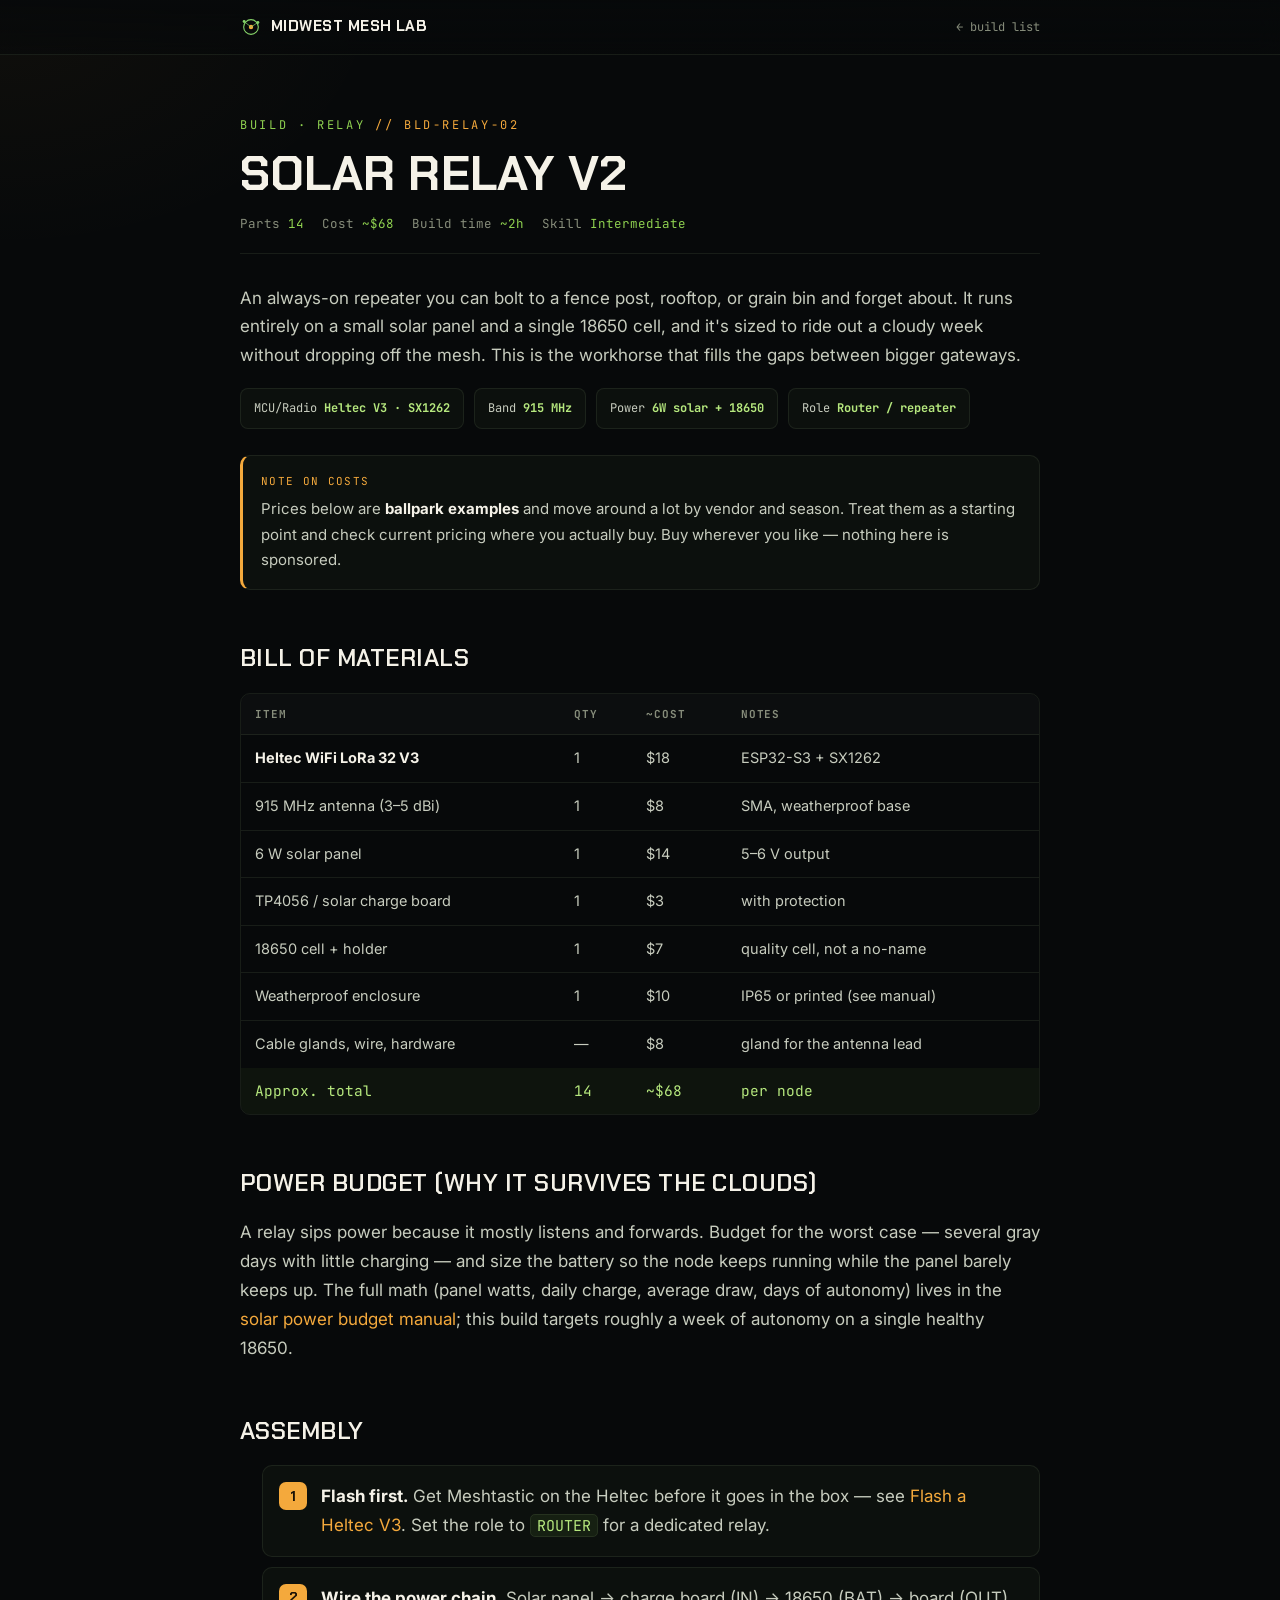
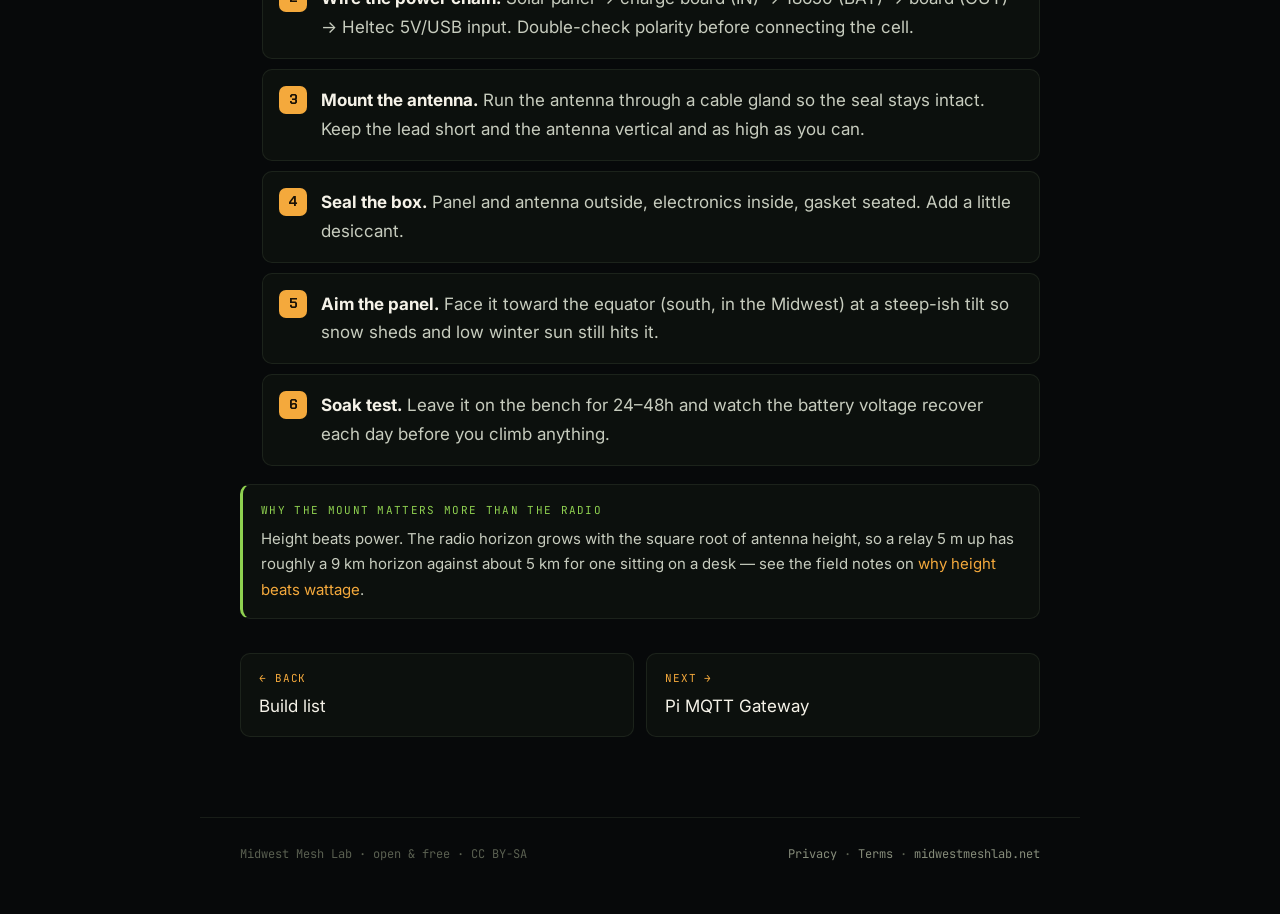
<file: builds/solar-relay-v2.html>
<!DOCTYPE html>
<!-- TEMPLATE: copy this file, rename it, and edit the content. Keep it in /builds/. -->
<html lang="en">
<head>
<meta charset="UTF-8" />
<meta name="viewport" content="width=device-width, initial-scale=1.0" />
<title>Solar Relay v2 — Midwest Mesh Lab</title>
<meta name="description" content="An always-on solar mesh relay for the edge of the network. Bill of materials, wiring, and a power budget that survives a cloudy week." />
<meta name="theme-color" content="#07090A" />
<link rel="canonical" href="https://midwestmeshlab.net/builds/solar-relay-v2.html" />
<meta property="og:type" content="article" />
<meta property="og:site_name" content="Midwest Mesh Lab" />
<meta property="og:title" content="Solar Relay v2" />
<meta property="og:description" content="An always-on solar mesh relay for the edge of the network. Bill of materials, wiring, and a power budget that survives a cloudy week." />
<meta property="og:url" content="https://midwestmeshlab.net/builds/solar-relay-v2.html" />
<meta property="og:image" content="https://midwestmeshlab.net/media/og-card.png" />
<meta property="og:image:width" content="1200" />
<meta property="og:image:height" content="630" />
<meta property="og:image:alt" content="Midwest Mesh Lab: when the towers go quiet, the mesh keeps talking." />
<meta name="twitter:card" content="summary_large_image" />
<link rel="icon" href="/favicon.ico" sizes="48x48" />
<link rel="icon" href="/favicon.svg" type="image/svg+xml" />
<link rel="apple-touch-icon" href="/apple-touch-icon.png" />
<link rel="manifest" href="/site.webmanifest" />
<link rel="preconnect" href="https://fonts.googleapis.com" />
<link rel="preconnect" href="https://fonts.gstatic.com" crossorigin />
<link href="https://fonts.googleapis.com/css2?family=Chakra+Petch:wght@500;600;700&family=Inter:wght@400;500;600&family=JetBrains+Mono:wght@400;500&display=swap" rel="stylesheet" />
<link rel="stylesheet" href="../assets/page.css" />
<script src="/assets/analytics.js" defer></script>
</head>
<body>

<header class="topbar">
  <div class="in">
    <a class="brand" href="/">
      <svg viewBox="0 0 24 24" fill="none" aria-hidden="true"><circle cx="12" cy="12" r="2.4" fill="#F4A93C"/><circle cx="12" cy="12" r="8" stroke="#86D46A" stroke-width="1.2"/><circle cx="4.5" cy="6" r="1.6" fill="#86D46A"/><circle cx="19.5" cy="7" r="1.6" fill="#86D46A"/><path d="M12 12 4.5 6M12 12l7.5-5" stroke="#86D46A" stroke-width=".8"/></svg>
      Midwest Mesh Lab
    </a>
    <a class="back" href="/#builds">← build list</a>
  </div>
</header>

<main class="doc">
  <div class="eyebrow">Build · Relay <span class="desig">// BLD-RELAY-02</span></div>
  <h1>Solar Relay v2</h1>
  <div class="meta"><span>Parts <b>14</b></span><span>Cost <b>~$68</b></span><span>Build time <b>~2h</b></span><span>Skill <b>Intermediate</b></span></div>

  <p>An always-on repeater you can bolt to a fence post, rooftop, or grain bin and forget about. It runs entirely
    on a small solar panel and a single 18650 cell, and it's sized to ride out a cloudy week without dropping off
    the mesh. This is the workhorse that fills the gaps between bigger gateways.</p>

  <div class="specs">
    <span class="spec">MCU/Radio <b>Heltec V3 · SX1262</b></span>
    <span class="spec">Band <b>915 MHz</b></span>
    <span class="spec">Power <b>6W solar + 18650</b></span>
    <span class="spec">Role <b>Router / repeater</b></span>
  </div>

  <div class="note warn">
    <div class="h">Note on costs</div>
    <p>Prices below are <strong>ballpark examples</strong> and move around a lot by vendor and season. Treat them as a
      starting point and check current pricing where you actually buy. Buy wherever you like — nothing here is sponsored.</p>
  </div>

  <h2>Bill of materials</h2>
  <div class="table-wrap">
    <table>
      <thead><tr><th>Item</th><th>Qty</th><th>~Cost</th><th>Notes</th></tr></thead>
      <tbody>
        <tr><td><b>Heltec WiFi LoRa 32 V3</b></td><td>1</td><td>$18</td><td>ESP32-S3 + SX1262</td></tr>
        <tr><td>915 MHz antenna (3–5 dBi)</td><td>1</td><td>$8</td><td>SMA, weatherproof base</td></tr>
        <tr><td>6 W solar panel</td><td>1</td><td>$14</td><td>5–6 V output</td></tr>
        <tr><td>TP4056 / solar charge board</td><td>1</td><td>$3</td><td>with protection</td></tr>
        <tr><td>18650 cell + holder</td><td>1</td><td>$7</td><td>quality cell, not a no-name</td></tr>
        <tr><td>Weatherproof enclosure</td><td>1</td><td>$10</td><td>IP65 or printed (see manual)</td></tr>
        <tr><td>Cable glands, wire, hardware</td><td>—</td><td>$8</td><td>gland for the antenna lead</td></tr>
      </tbody>
      <tfoot><tr><td>Approx. total</td><td>14</td><td>~$68</td><td>per node</td></tr></tfoot>
    </table>
  </div>

  <h2>Power budget (why it survives the clouds)</h2>
  <p>A relay sips power because it mostly listens and forwards. Budget for the worst case — several gray days with
    little charging — and size the battery so the node keeps running while the panel barely keeps up. The full math
    (panel watts, daily charge, average draw, days of autonomy) lives in the
    <a href="/manuals/solar-power-budget.html">solar power budget manual</a>; this build targets roughly a week of
    autonomy on a single healthy 18650.</p>

  <h2>Assembly</h2>
  <ol class="steps">
    <li><b>Flash first.</b> Get Meshtastic on the Heltec before it goes in the box — see <a href="/manuals/flash-heltec-v3.html">Flash a Heltec V3</a>. Set the role to <code>ROUTER</code> for a dedicated relay.</li>
    <li><b>Wire the power chain.</b> Solar panel → charge board (IN) → 18650 (BAT) → board (OUT) → Heltec 5V/USB input. Double-check polarity before connecting the cell.</li>
    <li><b>Mount the antenna.</b> Run the antenna through a cable gland so the seal stays intact. Keep the lead short and the antenna vertical and as high as you can.</li>
    <li><b>Seal the box.</b> Panel and antenna outside, electronics inside, gasket seated. Add a little desiccant.</li>
    <li><b>Aim the panel.</b> Face it toward the equator (south, in the Midwest) at a steep-ish tilt so snow sheds and low winter sun still hits it.</li>
    <li><b>Soak test.</b> Leave it on the bench for 24–48h and watch the battery voltage recover each day before you climb anything.</li>
  </ol>

  <div class="note">
    <div class="h">Why the mount matters more than the radio</div>
    <p>Height beats power. The radio horizon grows with the square root of antenna height, so a relay 5 m up
      has roughly a 9 km horizon against about 5 km for one sitting on a desk — see the field notes on <a href="/notes/height-beats-wattage.html">why height beats wattage</a>.</p>
  </div>

  <div class="prevnext">
    <a href="/#builds"><span class="k">← BACK</span>Build list</a>
    <a href="/builds/pi-mqtt-gateway.html"><span class="k">NEXT →</span>Pi MQTT Gateway</a>
  </div>
</main>

<footer class="pagefoot">
  <span>Midwest Mesh Lab · open &amp; free · CC BY-SA</span>
  <span><a href="/privacy.html">Privacy</a> · <a href="/terms.html">Terms</a> · <a href="/">midwestmeshlab.net</a></span>
</footer>

</body>
</html>
</file>
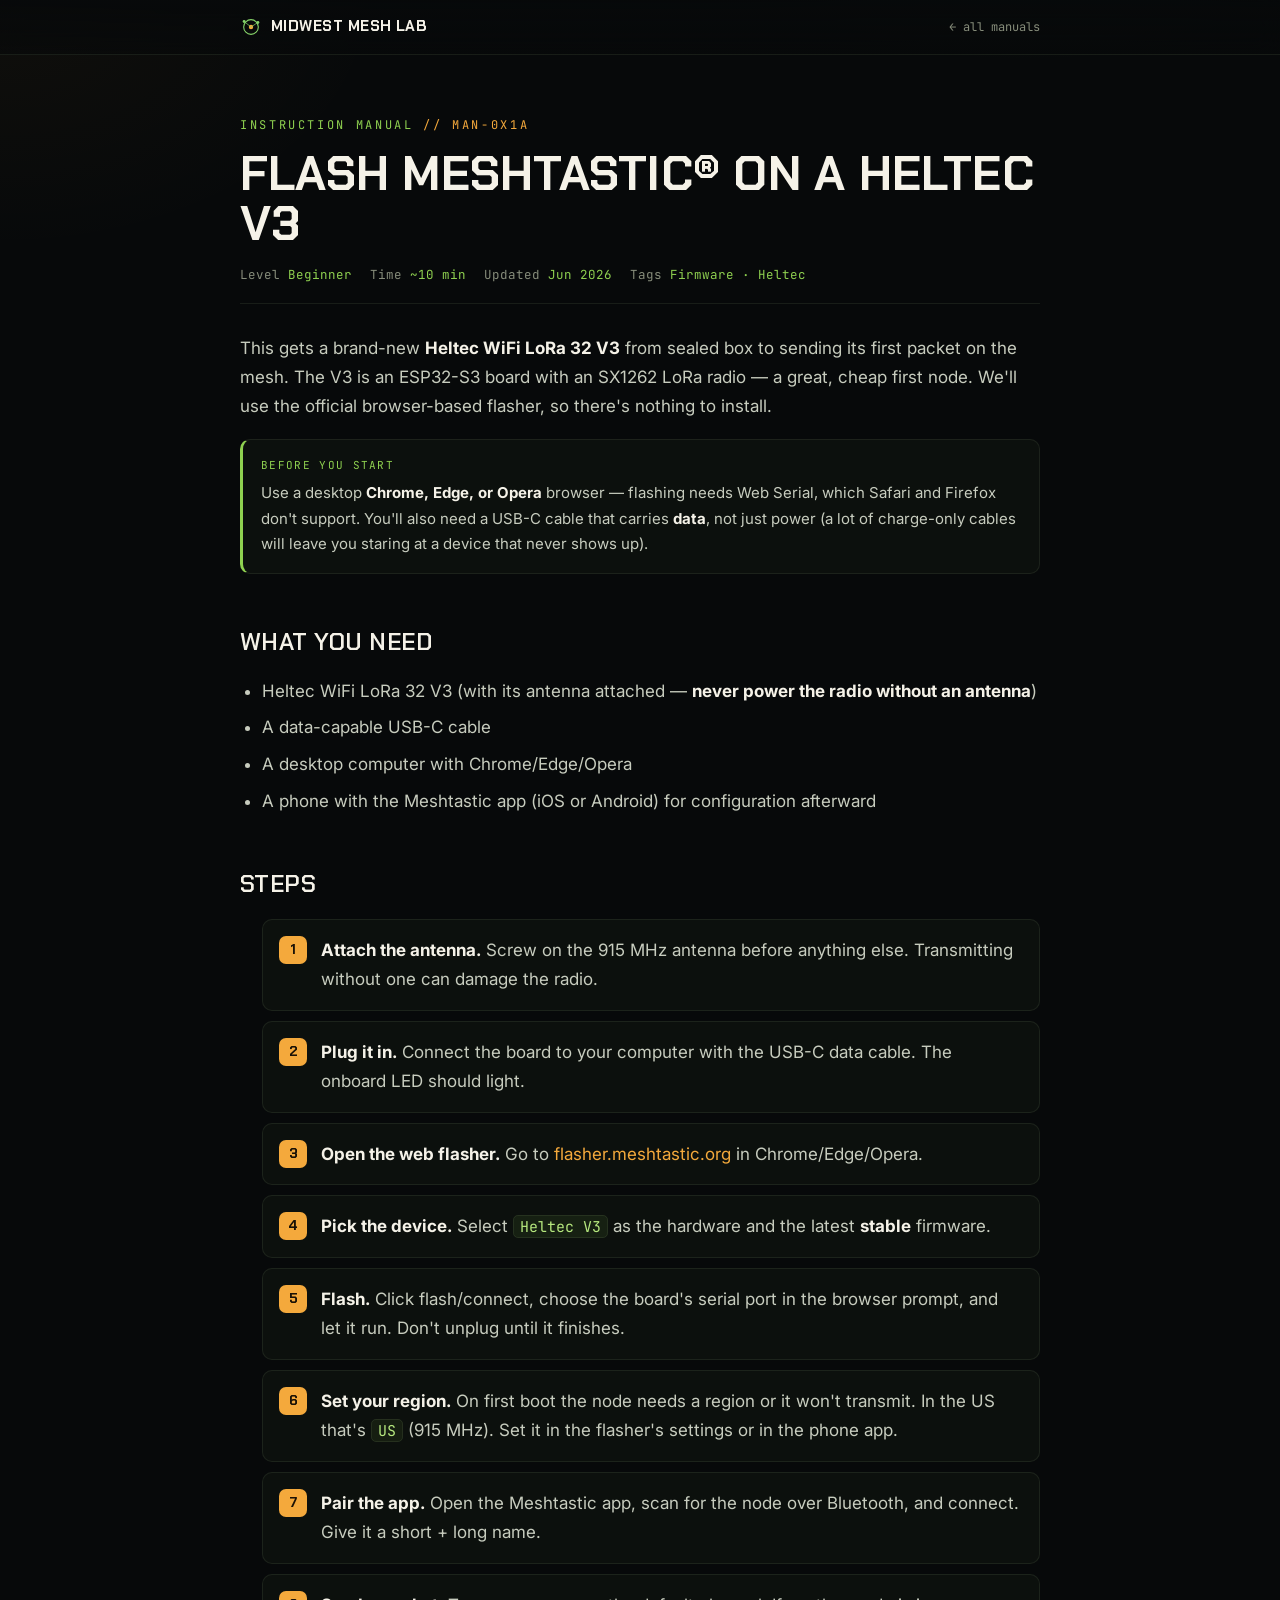
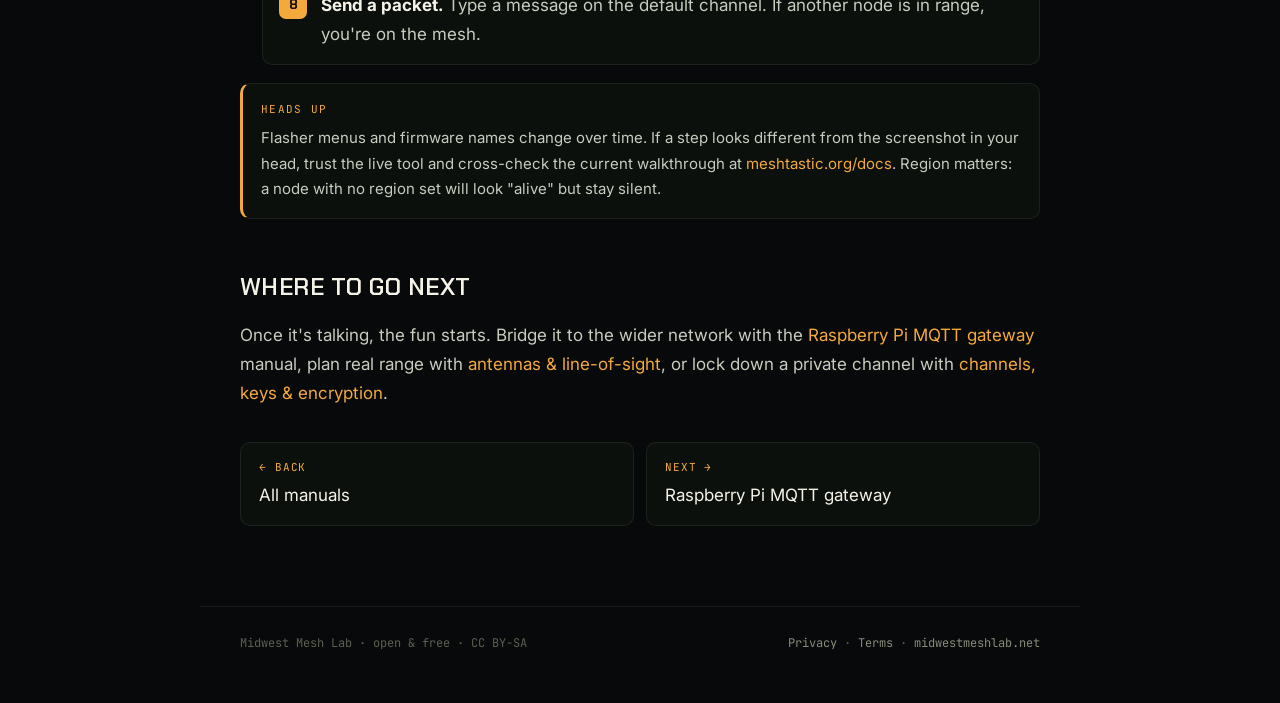
<file: manuals/flash-heltec-v3.html>
<!DOCTYPE html>
<!-- TEMPLATE: copy this file, rename it, and edit the content. Keep it in /manuals/. -->
<html lang="en">
<head>
<meta charset="UTF-8" />
<meta name="viewport" content="width=device-width, initial-scale=1.0" />
<title>Flash Meshtastic on a Heltec V3 — Midwest Mesh Lab</title>
<meta name="description" content="Box to first packet in about ten minutes: flashing Meshtastic firmware onto a Heltec WiFi LoRa 32 V3 with the official web flasher." />
<meta name="theme-color" content="#07090A" />
<link rel="canonical" href="https://midwestmeshlab.net/manuals/flash-heltec-v3.html" />
<meta property="og:type" content="article" />
<meta property="og:site_name" content="Midwest Mesh Lab" />
<meta property="og:title" content="Flash Meshtastic on a Heltec V3" />
<meta property="og:description" content="Box to first packet in about ten minutes: flashing Meshtastic firmware onto a Heltec WiFi LoRa 32 V3 with the official web flasher." />
<meta property="og:url" content="https://midwestmeshlab.net/manuals/flash-heltec-v3.html" />
<meta property="og:image" content="https://midwestmeshlab.net/media/og-card.png" />
<meta property="og:image:width" content="1200" />
<meta property="og:image:height" content="630" />
<meta property="og:image:alt" content="Midwest Mesh Lab: when the towers go quiet, the mesh keeps talking." />
<meta name="twitter:card" content="summary_large_image" />
<link rel="icon" href="/favicon.ico" sizes="48x48" />
<link rel="icon" href="/favicon.svg" type="image/svg+xml" />
<link rel="apple-touch-icon" href="/apple-touch-icon.png" />
<link rel="manifest" href="/site.webmanifest" />
<link rel="preconnect" href="https://fonts.googleapis.com" />
<link rel="preconnect" href="https://fonts.gstatic.com" crossorigin />
<link href="https://fonts.googleapis.com/css2?family=Chakra+Petch:wght@500;600;700&family=Inter:wght@400;500;600&family=JetBrains+Mono:wght@400;500&display=swap" rel="stylesheet" />
<link rel="stylesheet" href="../assets/page.css" />
<script src="/assets/analytics.js" defer></script>
</head>
<body>

<header class="topbar">
  <div class="in">
    <a class="brand" href="/">
      <svg viewBox="0 0 24 24" fill="none" aria-hidden="true"><circle cx="12" cy="12" r="2.4" fill="#F4A93C"/><circle cx="12" cy="12" r="8" stroke="#86D46A" stroke-width="1.2"/><circle cx="4.5" cy="6" r="1.6" fill="#86D46A"/><circle cx="19.5" cy="7" r="1.6" fill="#86D46A"/><path d="M12 12 4.5 6M12 12l7.5-5" stroke="#86D46A" stroke-width=".8"/></svg>
      Midwest Mesh Lab
    </a>
    <a class="back" href="/#manuals">← all manuals</a>
  </div>
</header>

<main class="doc">
  <div class="eyebrow">Instruction Manual <span class="desig">// MAN-0x1A</span></div>
  <h1>Flash Meshtastic® on a Heltec V3</h1>
  <div class="meta"><span>Level <b>Beginner</b></span><span>Time <b>~10 min</b></span><span>Updated <b>Jun 2026</b></span><span>Tags <b>Firmware · Heltec</b></span></div>

  <p>This gets a brand-new <strong>Heltec WiFi LoRa 32 V3</strong> from sealed box to sending its first packet
    on the mesh. The V3 is an ESP32-S3 board with an SX1262 LoRa radio — a great, cheap first node. We'll use
    the official browser-based flasher, so there's nothing to install.</p>

  <div class="note">
    <div class="h">Before you start</div>
    <p>Use a desktop <strong>Chrome, Edge, or Opera</strong> browser — flashing needs Web Serial, which Safari
      and Firefox don't support. You'll also need a USB-C cable that carries <strong>data</strong>, not just power
      (a lot of charge-only cables will leave you staring at a device that never shows up).</p>
  </div>

  <h2>What you need</h2>
  <ul>
    <li>Heltec WiFi LoRa 32 V3 (with its antenna attached — <strong>never power the radio without an antenna</strong>)</li>
    <li>A data-capable USB-C cable</li>
    <li>A desktop computer with Chrome/Edge/Opera</li>
    <li>A phone with the Meshtastic app (iOS or Android) for configuration afterward</li>
  </ul>

  <h2>Steps</h2>
  <ol class="steps">
    <li><b>Attach the antenna.</b> Screw on the 915 MHz antenna before anything else. Transmitting without one can damage the radio.</li>
    <li><b>Plug it in.</b> Connect the board to your computer with the USB-C data cable. The onboard LED should light.</li>
    <li><b>Open the web flasher.</b> Go to <a href="https://flasher.meshtastic.org" target="_blank" rel="noopener">flasher.meshtastic.org</a> in Chrome/Edge/Opera.</li>
    <li><b>Pick the device.</b> Select <code>Heltec V3</code> as the hardware and the latest <strong>stable</strong> firmware.</li>
    <li><b>Flash.</b> Click flash/connect, choose the board's serial port in the browser prompt, and let it run. Don't unplug until it finishes.</li>
    <li><b>Set your region.</b> On first boot the node needs a region or it won't transmit. In the US that's <code>US</code> (915 MHz). Set it in the flasher's settings or in the phone app.</li>
    <li><b>Pair the app.</b> Open the Meshtastic app, scan for the node over Bluetooth, and connect. Give it a short + long name.</li>
    <li><b>Send a packet.</b> Type a message on the default channel. If another node is in range, you're on the mesh.</li>
  </ol>

  <div class="note warn">
    <div class="h">Heads up</div>
    <p>Flasher menus and firmware names change over time. If a step looks different from the screenshot in your head,
      trust the live tool and cross-check the current walkthrough at
      <a href="https://meshtastic.org/docs/getting-started/flashing-firmware/" target="_blank" rel="noopener">meshtastic.org/docs</a>.
      Region matters: a node with no region set will look "alive" but stay silent.</p>
  </div>

  <h2>Where to go next</h2>
  <p>Once it's talking, the fun starts. Bridge it to the wider network with the
    <a href="/manuals/pi-mqtt-gateway.html">Raspberry Pi MQTT gateway</a> manual, plan real range with
    <a href="/manuals/antenna-los.html">antennas &amp; line-of-sight</a>, or lock down a private channel with
    <a href="/manuals/channels-encryption.html">channels, keys &amp; encryption</a>.</p>

  <div class="prevnext">
    <a href="/#manuals"><span class="k">← BACK</span>All manuals</a>
    <a href="/manuals/pi-mqtt-gateway.html"><span class="k">NEXT →</span>Raspberry Pi MQTT gateway</a>
  </div>
</main>

<footer class="pagefoot">
  <span>Midwest Mesh Lab · open &amp; free · CC BY-SA</span>
  <span><a href="/privacy.html">Privacy</a> · <a href="/terms.html">Terms</a> · <a href="/">midwestmeshlab.net</a></span>
</footer>

</body>
</html>
</file>
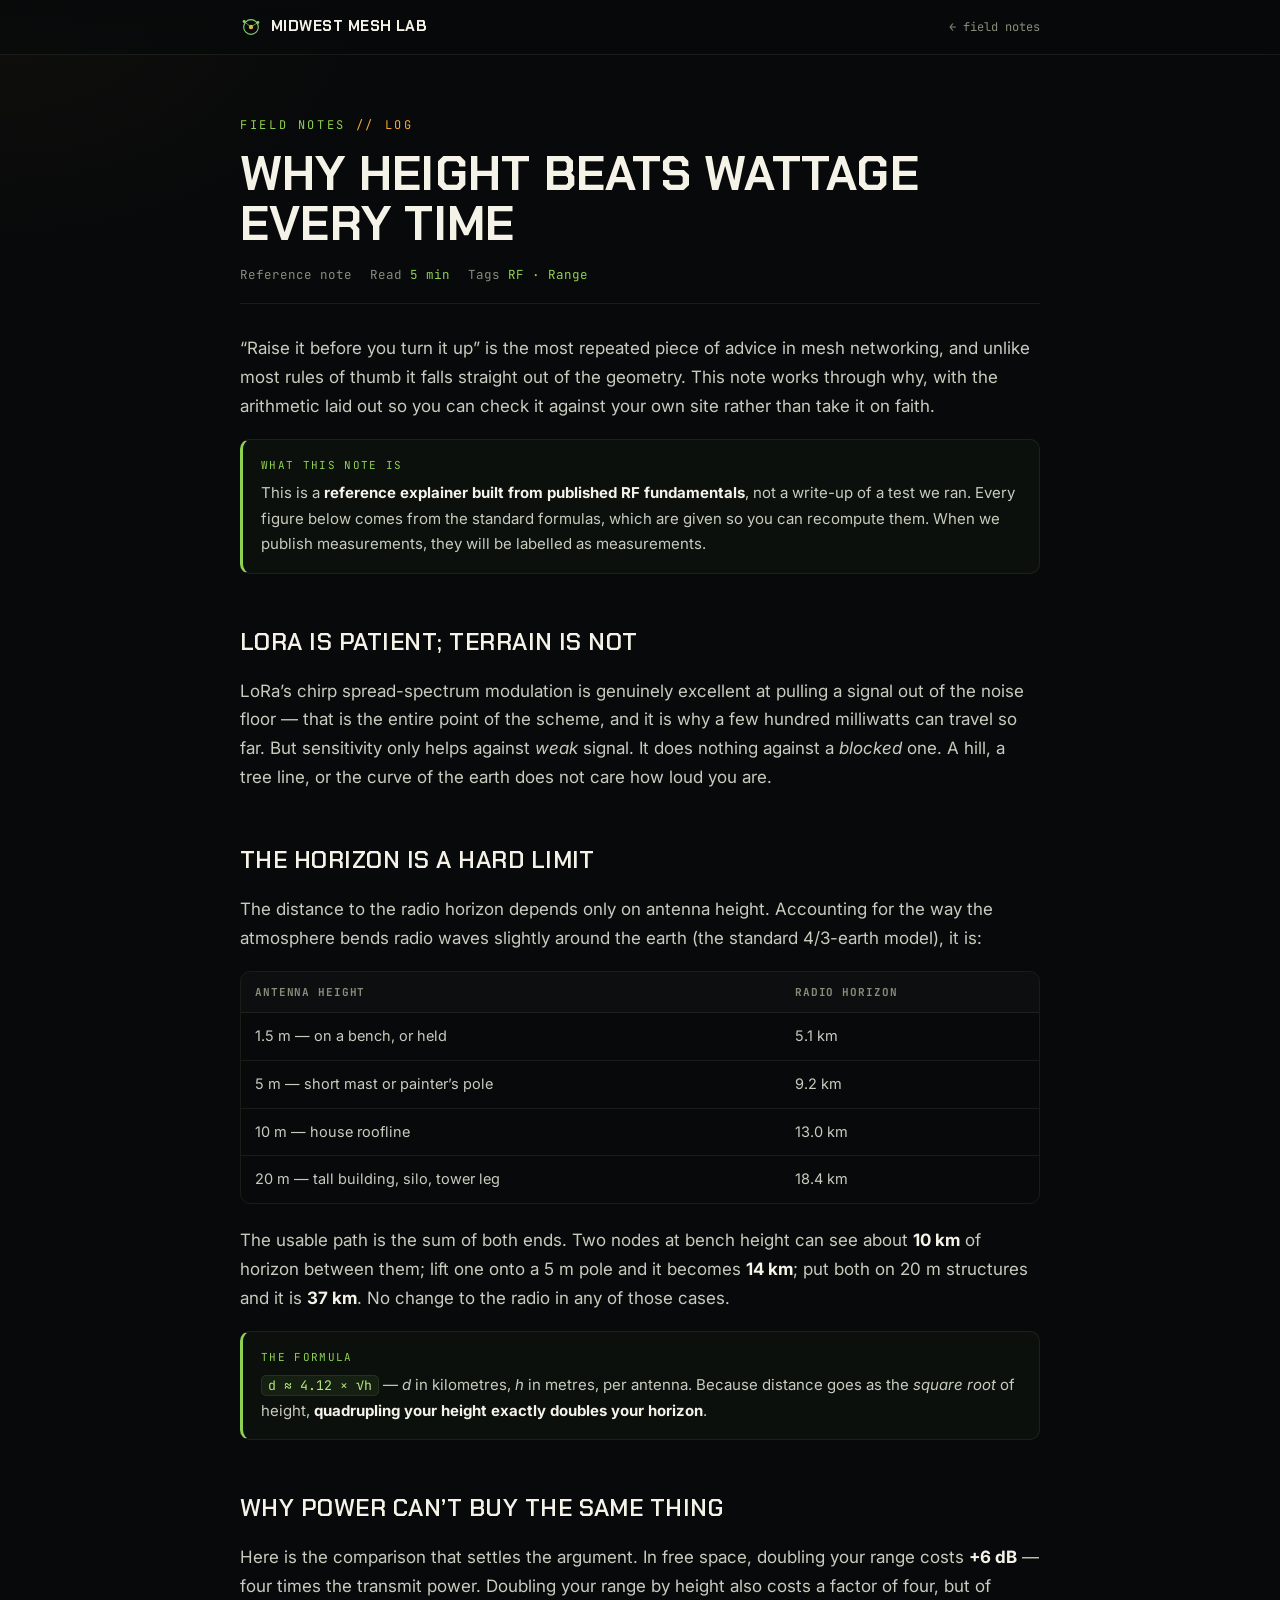
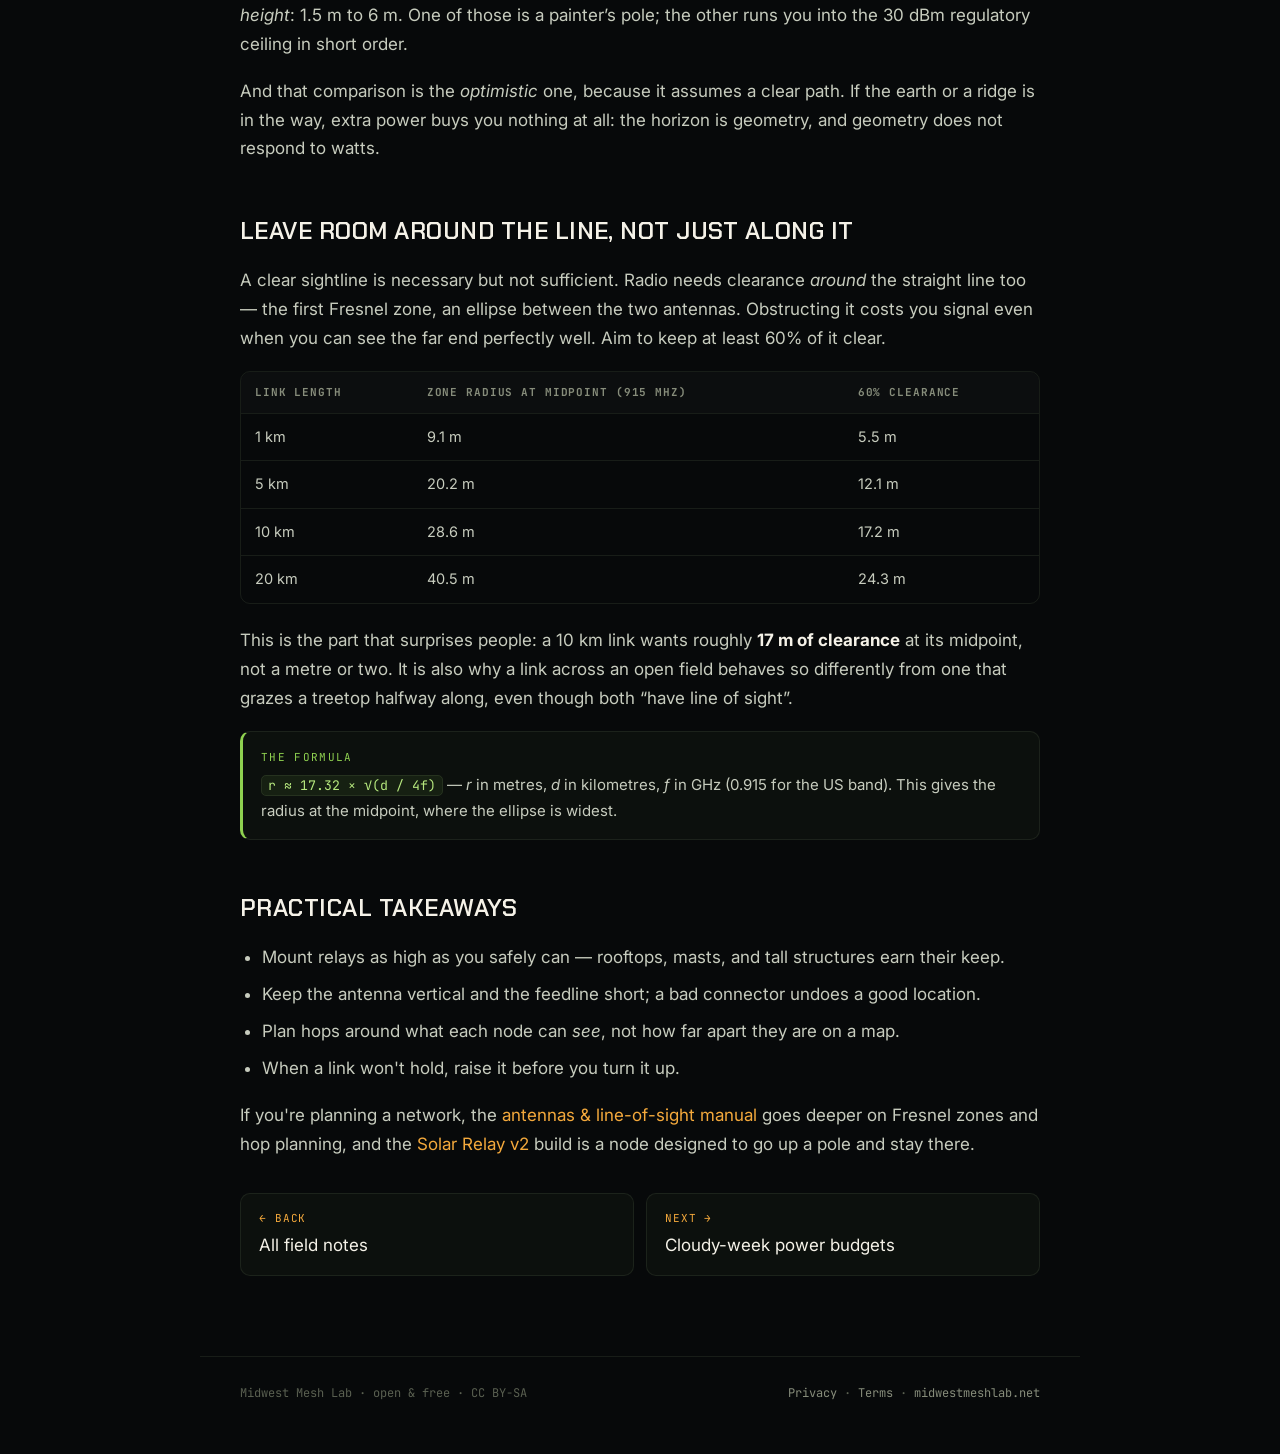
<file: notes/height-beats-wattage.html>
<!DOCTYPE html>
<!-- TEMPLATE: copy this file, rename it, and edit the content. Keep it in /notes/. -->
<html lang="en">
<head>
<meta charset="UTF-8" />
<meta name="viewport" content="width=device-width, initial-scale=1.0" />
<title>Why height beats wattage every time — Midwest Mesh Lab</title>
<meta name="description" content="Why antenna height beats transmit power for LoRa range — radio horizon and Fresnel zone maths, worked through with the formulas." />
<meta name="theme-color" content="#07090A" />
<link rel="canonical" href="https://midwestmeshlab.net/notes/height-beats-wattage.html" />
<meta property="og:type" content="article" />
<meta property="og:site_name" content="Midwest Mesh Lab" />
<meta property="og:title" content="Why height beats wattage every time" />
<meta property="og:description" content="Why antenna height beats transmit power for LoRa range — radio horizon and Fresnel zone maths, worked through with the formulas." />
<meta property="og:url" content="https://midwestmeshlab.net/notes/height-beats-wattage.html" />
<meta property="og:image" content="https://midwestmeshlab.net/media/og-card.png" />
<meta property="og:image:width" content="1200" />
<meta property="og:image:height" content="630" />
<meta property="og:image:alt" content="Midwest Mesh Lab: when the towers go quiet, the mesh keeps talking." />
<meta name="twitter:card" content="summary_large_image" />
<link rel="icon" href="/favicon.ico" sizes="48x48" />
<link rel="icon" href="/favicon.svg" type="image/svg+xml" />
<link rel="apple-touch-icon" href="/apple-touch-icon.png" />
<link rel="manifest" href="/site.webmanifest" />
<link rel="preconnect" href="https://fonts.googleapis.com" />
<link rel="preconnect" href="https://fonts.gstatic.com" crossorigin />
<link href="https://fonts.googleapis.com/css2?family=Chakra+Petch:wght@500;600;700&family=Inter:wght@400;500;600&family=JetBrains+Mono:wght@400;500&display=swap" rel="stylesheet" />
<link rel="stylesheet" href="../assets/page.css" />
<script src="/assets/analytics.js" defer></script>
</head>
<body>

<header class="topbar">
  <div class="in">
    <a class="brand" href="/">
      <svg viewBox="0 0 24 24" fill="none" aria-hidden="true"><circle cx="12" cy="12" r="2.4" fill="#F4A93C"/><circle cx="12" cy="12" r="8" stroke="#86D46A" stroke-width="1.2"/><circle cx="4.5" cy="6" r="1.6" fill="#86D46A"/><circle cx="19.5" cy="7" r="1.6" fill="#86D46A"/><path d="M12 12 4.5 6M12 12l7.5-5" stroke="#86D46A" stroke-width=".8"/></svg>
      Midwest Mesh Lab
    </a>
    <a class="back" href="/#notes">← field notes</a>
  </div>
</header>

<main class="doc">
  <div class="eyebrow">Field Notes <span class="desig">// LOG</span></div>
  <h1>Why height beats wattage every time</h1>
  <div class="meta"><span>Reference note</span><span>Read <b>5 min</b></span><span>Tags <b>RF · Range</b></span></div>

  <p>&ldquo;Raise it before you turn it up&rdquo; is the most repeated piece of advice in mesh networking, and
    unlike most rules of thumb it falls straight out of the geometry. This note works through why, with the
    arithmetic laid out so you can check it against your own site rather than take it on faith.</p>

  <div class="note">
    <div class="h">What this note is</div>
    <p>This is a <strong>reference explainer built from published RF fundamentals</strong>, not a write-up of a
      test we ran. Every figure below comes from the standard formulas, which are given so you can recompute
      them. When we publish measurements, they will be labelled as measurements.</p>
  </div>

  <h2>LoRa is patient; terrain is not</h2>
  <p>LoRa&rsquo;s chirp spread-spectrum modulation is genuinely excellent at pulling a signal out of the noise
    floor — that is the entire point of the scheme, and it is why a few hundred milliwatts can travel so far.
    But sensitivity only helps against <em>weak</em> signal. It does nothing against a <em>blocked</em> one.
    A hill, a tree line, or the curve of the earth does not care how loud you are.</p>

  <h2>The horizon is a hard limit</h2>
  <p>The distance to the radio horizon depends only on antenna height. Accounting for the way the atmosphere
    bends radio waves slightly around the earth (the standard 4/3-earth model), it is:</p>
  <div class="table-wrap">
    <table>
      <thead><tr><th>Antenna height</th><th>Radio horizon</th></tr></thead>
      <tbody>
        <tr><td>1.5 m &mdash; on a bench, or held</td><td>5.1 km</td></tr>
        <tr><td>5 m &mdash; short mast or painter&rsquo;s pole</td><td>9.2 km</td></tr>
        <tr><td>10 m &mdash; house roofline</td><td>13.0 km</td></tr>
        <tr><td>20 m &mdash; tall building, silo, tower leg</td><td>18.4 km</td></tr>
      </tbody>
    </table>
  </div>
  <p>The usable path is the sum of both ends. Two nodes at bench height can see about
    <strong>10 km</strong> of horizon between them; lift one onto a 5 m pole and it becomes
    <strong>14 km</strong>; put both on 20 m structures and it is <strong>37 km</strong>. No change to the
    radio in any of those cases.</p>

  <div class="note">
    <div class="h">The formula</div>
    <p><code>d &asymp; 4.12 &times; &radic;h</code> &mdash; <em>d</em> in kilometres, <em>h</em> in metres,
      per antenna. Because distance goes as the <em>square root</em> of height, <strong>quadrupling your
      height exactly doubles your horizon</strong>.</p>
  </div>

  <h2>Why power can&rsquo;t buy the same thing</h2>
  <p>Here is the comparison that settles the argument. In free space, doubling your range costs
    <strong>+6 dB</strong> — four times the transmit power. Doubling your range by height also costs a factor
    of four, but of <em>height</em>: 1.5 m to 6 m. One of those is a painter&rsquo;s pole; the other runs you
    into the 30 dBm regulatory ceiling in short order.</p>
  <p>And that comparison is the <em>optimistic</em> one, because it assumes a clear path. If the earth or a
    ridge is in the way, extra power buys you nothing at all: the horizon is geometry, and geometry does not
    respond to watts.</p>

  <h2>Leave room around the line, not just along it</h2>
  <p>A clear sightline is necessary but not sufficient. Radio needs clearance <em>around</em> the straight
    line too — the first Fresnel zone, an ellipse between the two antennas. Obstructing it costs you signal
    even when you can see the far end perfectly well. Aim to keep at least 60% of it clear.</p>
  <div class="table-wrap">
    <table>
      <thead><tr><th>Link length</th><th>Zone radius at midpoint (915 MHz)</th><th>60% clearance</th></tr></thead>
      <tbody>
        <tr><td>1 km</td><td>9.1 m</td><td>5.5 m</td></tr>
        <tr><td>5 km</td><td>20.2 m</td><td>12.1 m</td></tr>
        <tr><td>10 km</td><td>28.6 m</td><td>17.2 m</td></tr>
        <tr><td>20 km</td><td>40.5 m</td><td>24.3 m</td></tr>
      </tbody>
    </table>
  </div>
  <p>This is the part that surprises people: a 10 km link wants roughly <strong>17 m of clearance</strong> at
    its midpoint, not a metre or two. It is also why a link across an open field behaves so differently from
    one that grazes a treetop halfway along, even though both &ldquo;have line of sight&rdquo;.</p>
  <div class="note">
    <div class="h">The formula</div>
    <p><code>r &asymp; 17.32 &times; &radic;(d / 4f)</code> &mdash; <em>r</em> in metres, <em>d</em> in
      kilometres, <em>f</em> in GHz (0.915 for the US band). This gives the radius at the midpoint, where the
      ellipse is widest.</p>
  </div>

  <h2>Practical takeaways</h2>
  <ul>
    <li>Mount relays as high as you safely can — rooftops, masts, and tall structures earn their keep.</li>
    <li>Keep the antenna vertical and the feedline short; a bad connector undoes a good location.</li>
    <li>Plan hops around what each node can <em>see</em>, not how far apart they are on a map.</li>
    <li>When a link won't hold, raise it before you turn it up.</li>
  </ul>

  <p>If you're planning a network, the <a href="/manuals/antenna-los.html">antennas &amp; line-of-sight manual</a>
    goes deeper on Fresnel zones and hop planning, and the <a href="/builds/solar-relay-v2.html">Solar Relay v2</a>
    build is a node designed to go up a pole and stay there.</p>

  <div class="prevnext">
    <a href="/#notes"><span class="k">← BACK</span>All field notes</a>
    <a href="/notes/cloudy-week-power.html"><span class="k">NEXT →</span>Cloudy-week power budgets</a>
  </div>
</main>

<footer class="pagefoot">
  <span>Midwest Mesh Lab · open &amp; free · CC BY-SA</span>
  <span><a href="/privacy.html">Privacy</a> · <a href="/terms.html">Terms</a> · <a href="/">midwestmeshlab.net</a></span>
</footer>

</body>
</html>
</file>
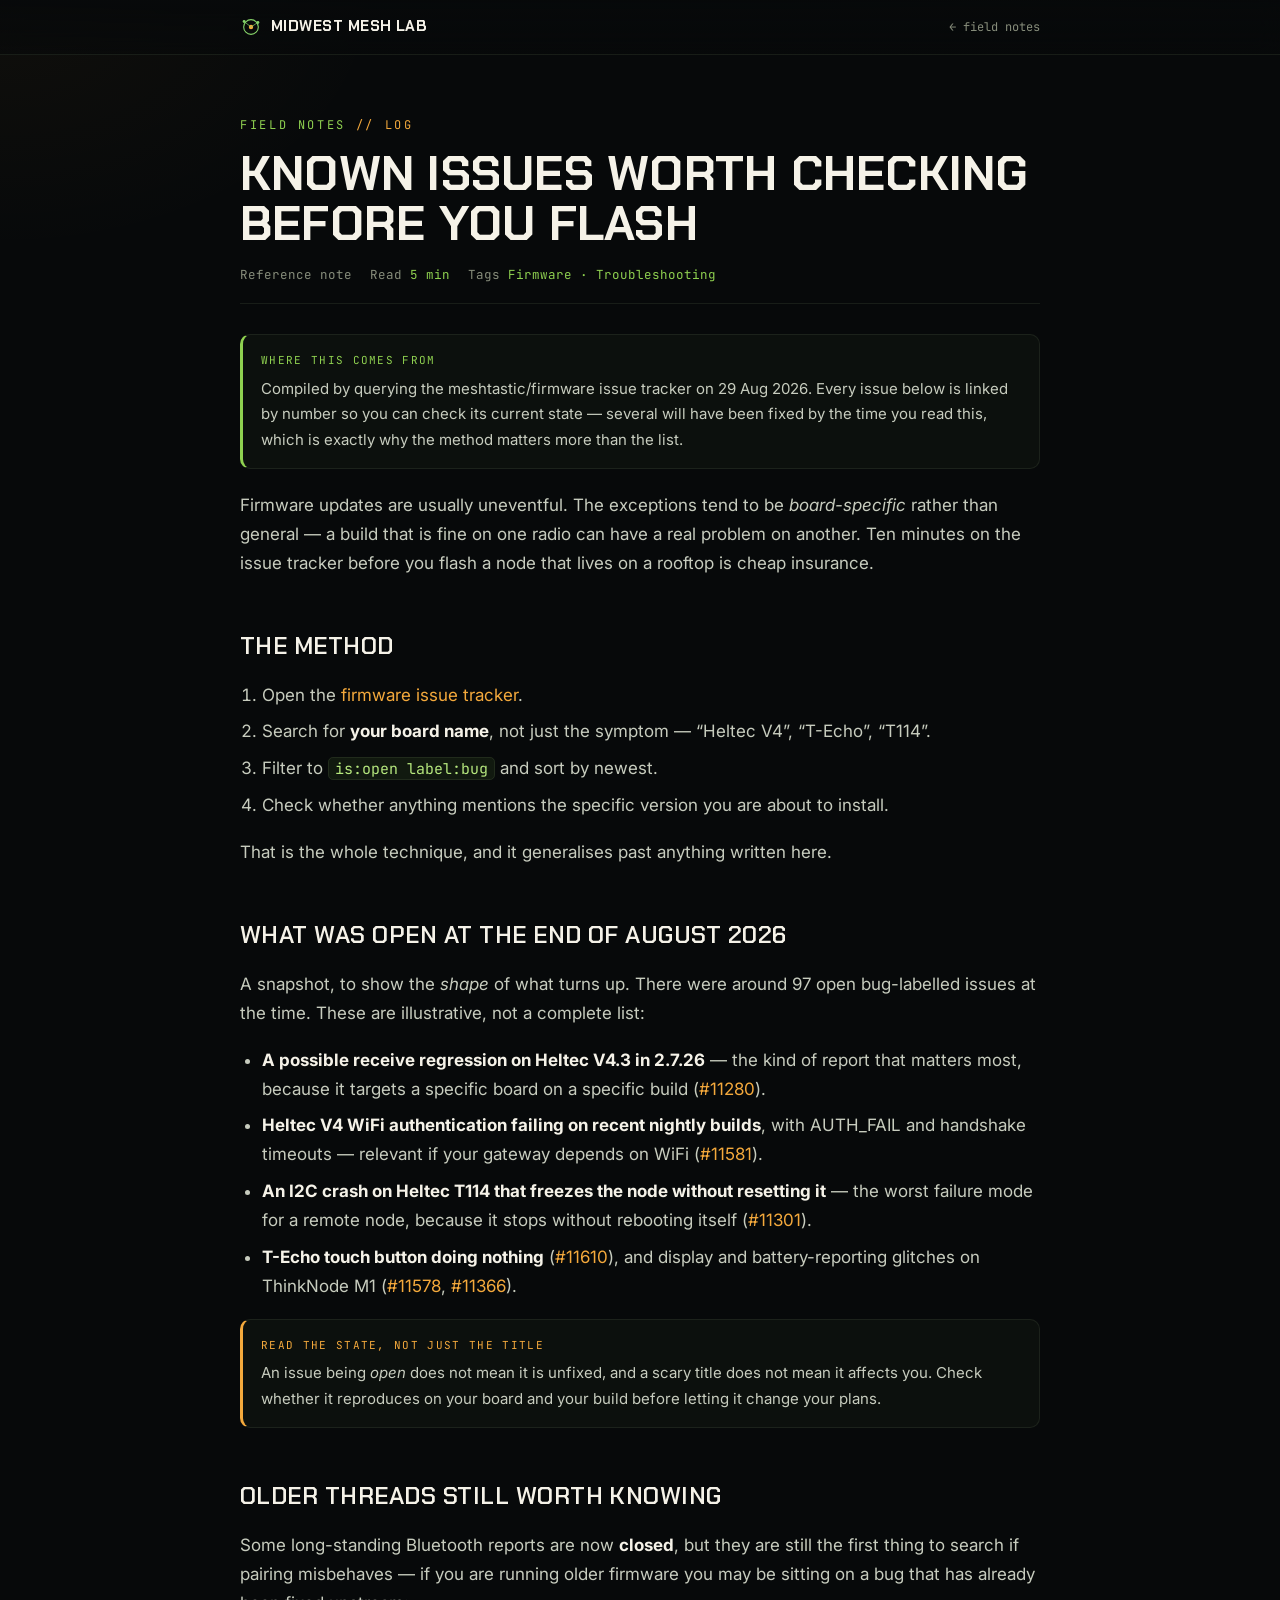
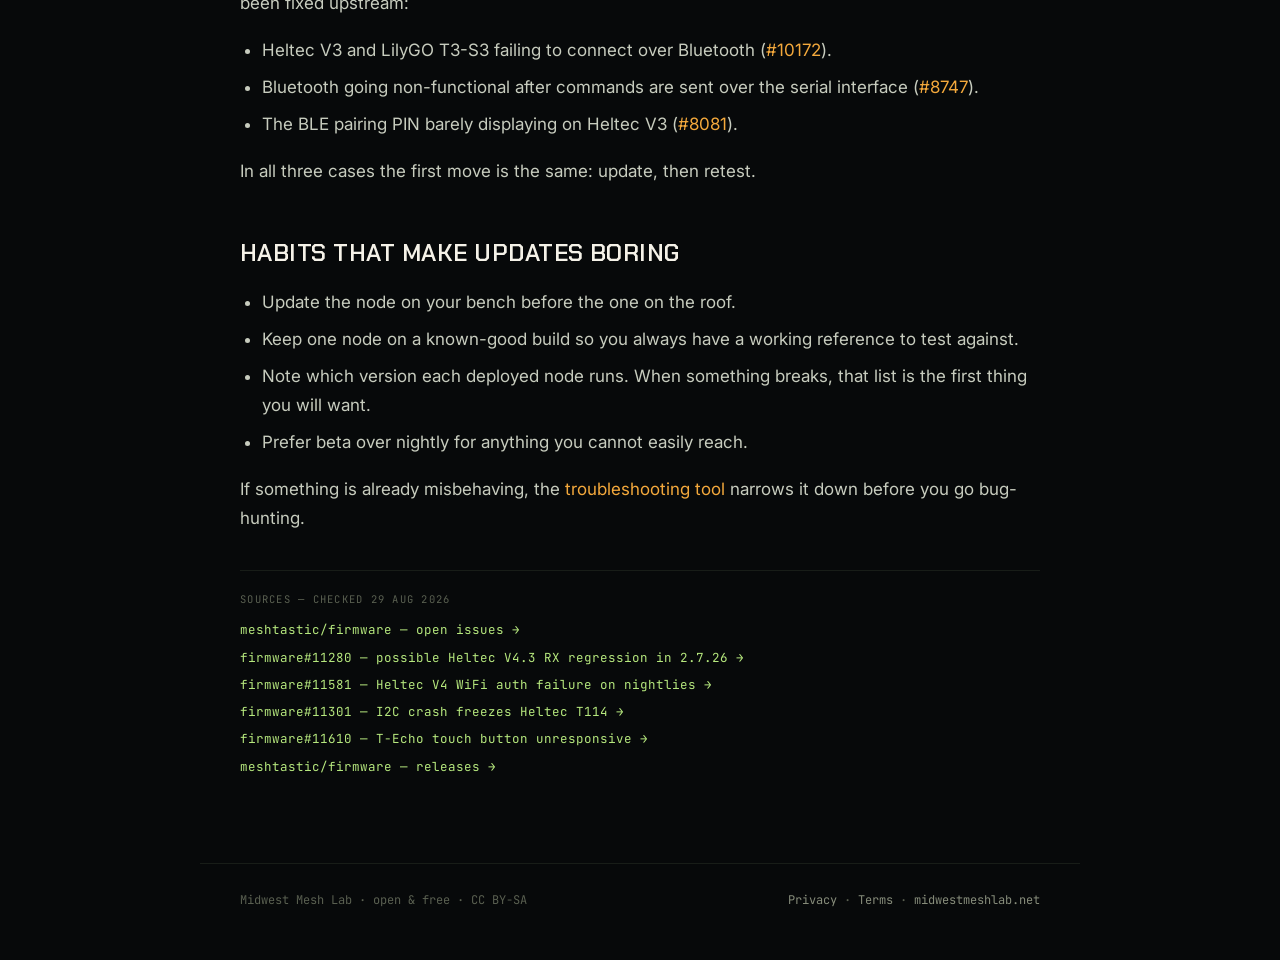
<file: notes/known-issues-before-you-flash.html>
<!DOCTYPE html>
<!-- Summarised from published upstream sources, not first-hand testing.
     Every claim must be traceable to a link in the Sources block. -->
<html lang="en">
<head>
<meta charset="UTF-8" />
<meta name="viewport" content="width=device-width, initial-scale=1.0" />
<title>Known issues worth checking before you flash — Midwest Mesh Lab</title>
<meta name="description" content="How to read the Meshtastic issue tracker before a firmware update, and the kinds of board-specific bugs that were open at the end of August 2026." />
<meta name="theme-color" content="#07090A" />
<link rel="canonical" href="https://midwestmeshlab.net/notes/known-issues-before-you-flash.html" />
<meta property="og:type" content="article" />
<meta property="og:site_name" content="Midwest Mesh Lab" />
<meta property="og:title" content="Known issues worth checking before you flash" />
<meta property="og:description" content="How to read the Meshtastic issue tracker before a firmware update, and the kinds of board-specific bugs that were open at the end of August 2026." />
<meta property="og:url" content="https://midwestmeshlab.net/notes/known-issues-before-you-flash.html" />
<meta property="og:image" content="https://midwestmeshlab.net/media/og-card.png" />
<meta property="og:image:width" content="1200" />
<meta property="og:image:height" content="630" />
<meta property="og:image:alt" content="Midwest Mesh Lab: when the towers go quiet, the mesh keeps talking." />
<meta name="twitter:card" content="summary_large_image" />
<link rel="icon" href="/favicon.ico" sizes="48x48" />
<link rel="icon" href="/favicon.svg" type="image/svg+xml" />
<link rel="apple-touch-icon" href="/apple-touch-icon.png" />
<link rel="manifest" href="/site.webmanifest" />
<link rel="preconnect" href="https://fonts.googleapis.com" />
<link rel="preconnect" href="https://fonts.gstatic.com" crossorigin />
<link href="https://fonts.googleapis.com/css2?family=Chakra+Petch:wght@500;600;700&family=Inter:wght@400;500;600&family=JetBrains+Mono:wght@400;500&display=swap" rel="stylesheet" />
<link rel="stylesheet" href="../assets/page.css" />
<style>
  .srcbox{border-top:1px solid var(--line);margin-top:38px;padding-top:20px}
  .srcbox .sl{font-family:var(--mono);font-size:10.5px;letter-spacing:.12em;text-transform:uppercase;
    color:var(--faint);margin-bottom:10px}
  .srcbox a{display:block;font-family:var(--mono);font-size:12.5px;color:var(--green-hi);
    margin-bottom:6px;text-decoration:none;word-break:break-word}
  .srcbox a:hover{color:var(--amber);text-decoration:underline}
</style>
<script src="/assets/analytics.js" defer></script>
</head>
<body>
<header class="topbar">
  <div class="in">
    <a class="brand" href="/">
      <svg viewBox="0 0 24 24" fill="none" aria-hidden="true"><circle cx="12" cy="12" r="2.4" fill="#F4A93C"/><circle cx="12" cy="12" r="8" stroke="#86D46A" stroke-width="1.2"/><circle cx="4.5" cy="6" r="1.6" fill="#86D46A"/><circle cx="19.5" cy="7" r="1.6" fill="#86D46A"/><path d="M12 12 4.5 6M12 12l7.5-5" stroke="#86D46A" stroke-width=".8"/></svg>
      Midwest Mesh Lab
    </a>
    <a class="back" href="/#notes">← field notes</a>
  </div>
</header>
<main class="doc">
  <div class="eyebrow">Field Notes <span class="desig">// LOG</span></div>
  <h1>Known issues worth checking before you flash</h1>
  <div class="meta"><span>Reference note</span><span>Read <b>5 min</b></span><span>Tags <b>Firmware &middot; Troubleshooting</b></span></div>

  <div class="note">
    <div class="h">Where this comes from</div>
    <p>Compiled by querying the meshtastic/firmware issue tracker on 29 Aug 2026. Every issue below is linked by number so you can check its current state — several will have been fixed by the time you read this, which is exactly why the method matters more than the list.</p>
  </div>

  <p>Firmware updates are usually uneventful. The exceptions tend to be <em>board-specific</em>
    rather than general &mdash; a build that is fine on one radio can have a real problem on another.
    Ten minutes on the issue tracker before you flash a node that lives on a rooftop is cheap
    insurance.</p>

  <h2>The method</h2>
  <ol>
    <li>Open the <a href="https://github.com/meshtastic/firmware/issues" target="_blank" rel="noopener noreferrer">firmware issue tracker</a>.</li>
    <li>Search for <strong>your board name</strong>, not just the symptom &mdash; &ldquo;Heltec
      V4&rdquo;, &ldquo;T-Echo&rdquo;, &ldquo;T114&rdquo;.</li>
    <li>Filter to <code>is:open label:bug</code> and sort by newest.</li>
    <li>Check whether anything mentions the specific version you are about to install.</li>
  </ol>
  <p>That is the whole technique, and it generalises past anything written here.</p>

  <h2>What was open at the end of August 2026</h2>
  <p>A snapshot, to show the <em>shape</em> of what turns up. There were around 97 open bug-labelled
    issues at the time. These are illustrative, not a complete list:</p>
  <ul>
    <li><strong>A possible receive regression on Heltec V4.3 in 2.7.26</strong> &mdash; the kind of
      report that matters most, because it targets a specific board on a specific build
      (<a href="https://github.com/meshtastic/firmware/issues/11280" target="_blank" rel="noopener noreferrer">#11280</a>).</li>
    <li><strong>Heltec V4 WiFi authentication failing on recent nightly builds</strong>, with
      AUTH_FAIL and handshake timeouts &mdash; relevant if your gateway depends on WiFi
      (<a href="https://github.com/meshtastic/firmware/issues/11581" target="_blank" rel="noopener noreferrer">#11581</a>).</li>
    <li><strong>An I2C crash on Heltec T114 that freezes the node without resetting it</strong>
      &mdash; the worst failure mode for a remote node, because it stops without rebooting itself
      (<a href="https://github.com/meshtastic/firmware/issues/11301" target="_blank" rel="noopener noreferrer">#11301</a>).</li>
    <li><strong>T-Echo touch button doing nothing</strong>
      (<a href="https://github.com/meshtastic/firmware/issues/11610" target="_blank" rel="noopener noreferrer">#11610</a>),
      and display and battery-reporting glitches on ThinkNode M1
      (<a href="https://github.com/meshtastic/firmware/issues/11578" target="_blank" rel="noopener noreferrer">#11578</a>,
       <a href="https://github.com/meshtastic/firmware/issues/11366" target="_blank" rel="noopener noreferrer">#11366</a>).</li>
  </ul>

  <div class="note warn">
    <div class="h">Read the state, not just the title</div>
    <p>An issue being <em>open</em> does not mean it is unfixed, and a scary title does not mean it
      affects you. Check whether it reproduces on your board and your build before letting it change
      your plans.</p>
  </div>

  <h2>Older threads still worth knowing</h2>
  <p>Some long-standing Bluetooth reports are now <strong>closed</strong>, but they are still the
    first thing to search if pairing misbehaves &mdash; if you are running older firmware you may be
    sitting on a bug that has already been fixed upstream:</p>
  <ul>
    <li>Heltec V3 and LilyGO T3-S3 failing to connect over Bluetooth
      (<a href="https://github.com/meshtastic/firmware/issues/10172" target="_blank" rel="noopener noreferrer">#10172</a>).</li>
    <li>Bluetooth going non-functional after commands are sent over the serial interface
      (<a href="https://github.com/meshtastic/firmware/issues/8747" target="_blank" rel="noopener noreferrer">#8747</a>).</li>
    <li>The BLE pairing PIN barely displaying on Heltec V3
      (<a href="https://github.com/meshtastic/firmware/issues/8081" target="_blank" rel="noopener noreferrer">#8081</a>).</li>
  </ul>
  <p>In all three cases the first move is the same: update, then retest.</p>

  <h2>Habits that make updates boring</h2>
  <ul>
    <li>Update the node on your bench before the one on the roof.</li>
    <li>Keep one node on a known-good build so you always have a working reference to test against.</li>
    <li>Note which version each deployed node runs. When something breaks, that list is the first
      thing you will want.</li>
    <li>Prefer beta over nightly for anything you cannot easily reach.</li>
  </ul>
  <p>If something is already misbehaving, the <a href="/troubleshoot.html">troubleshooting tool</a>
    narrows it down before you go bug-hunting.</p>

  <div class="srcbox">
    <div class="sl">Sources — checked 29 Aug 2026</div>
    <a href="https://github.com/meshtastic/firmware/issues" target="_blank" rel="noopener noreferrer">meshtastic/firmware — open issues →</a>
    <a href="https://github.com/meshtastic/firmware/issues/11280" target="_blank" rel="noopener noreferrer">firmware#11280 — possible Heltec V4.3 RX regression in 2.7.26 →</a>
    <a href="https://github.com/meshtastic/firmware/issues/11581" target="_blank" rel="noopener noreferrer">firmware#11581 — Heltec V4 WiFi auth failure on nightlies →</a>
    <a href="https://github.com/meshtastic/firmware/issues/11301" target="_blank" rel="noopener noreferrer">firmware#11301 — I2C crash freezes Heltec T114 →</a>
    <a href="https://github.com/meshtastic/firmware/issues/11610" target="_blank" rel="noopener noreferrer">firmware#11610 — T-Echo touch button unresponsive →</a>
    <a href="https://github.com/meshtastic/firmware/releases" target="_blank" rel="noopener noreferrer">meshtastic/firmware — releases →</a>
  </div>
</main>

<footer class="pagefoot">
  <span>Midwest Mesh Lab · open &amp; free · CC BY-SA</span>
  <span><a href="/privacy.html">Privacy</a> · <a href="/terms.html">Terms</a> · <a href="/">midwestmeshlab.net</a></span>
</footer>

</body>
</html>
</file>
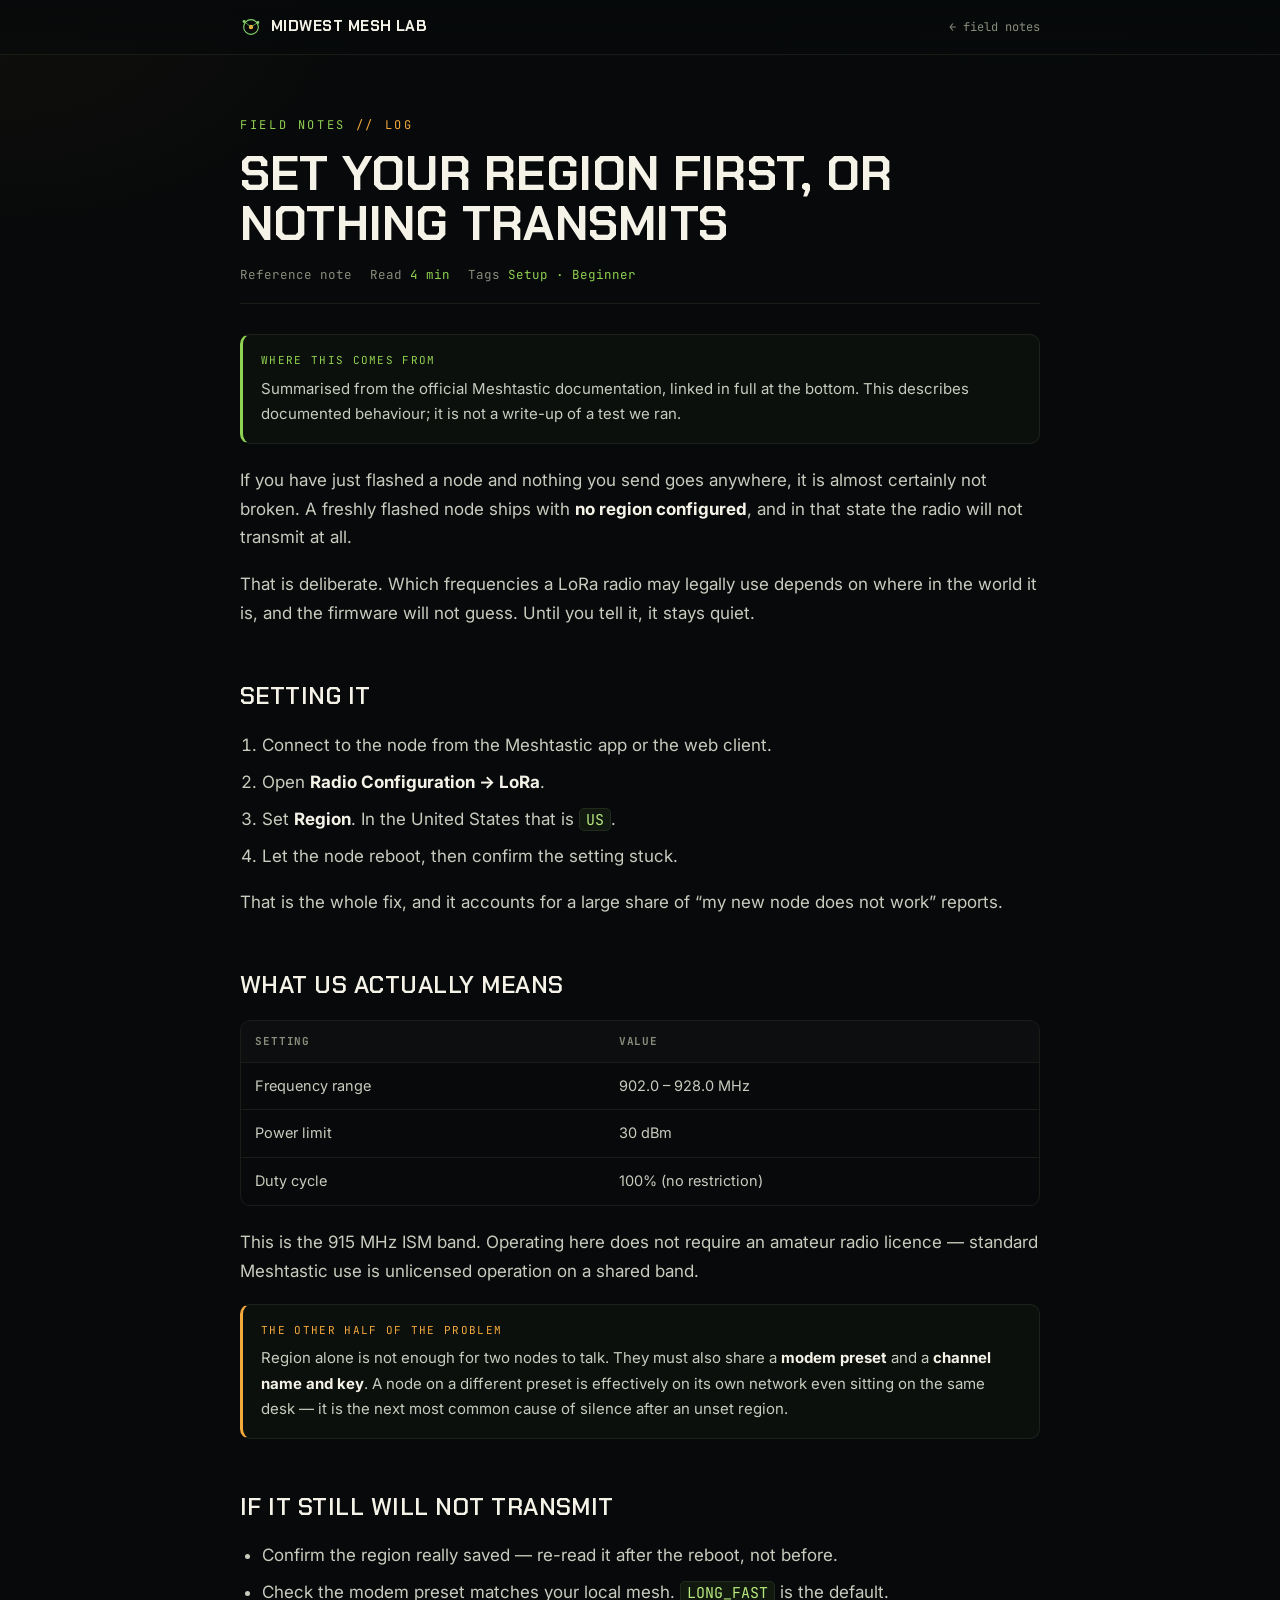
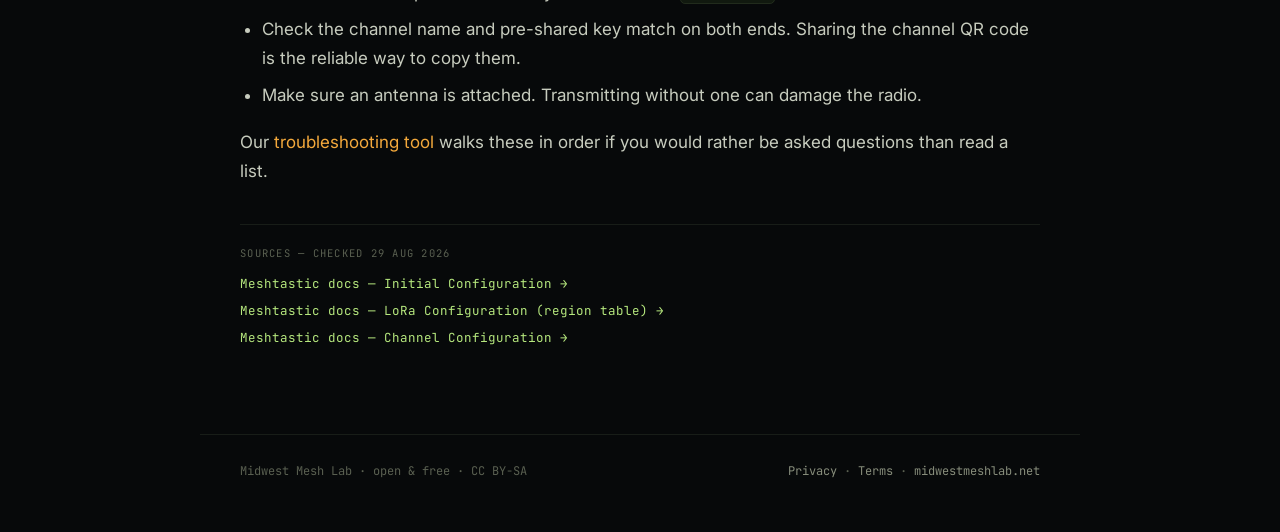
<file: notes/set-your-region-first.html>
<!DOCTYPE html>
<!-- Summarised from published upstream sources, not first-hand testing.
     Every claim must be traceable to a link in the Sources block. -->
<html lang="en">
<head>
<meta charset="UTF-8" />
<meta name="viewport" content="width=device-width, initial-scale=1.0" />
<title>Set your region first, or nothing transmits — Midwest Mesh Lab</title>
<meta name="description" content="A freshly flashed Meshtastic node has no region set and will not transmit until you choose one. The most common reason a new node looks dead." />
<meta name="theme-color" content="#07090A" />
<link rel="canonical" href="https://midwestmeshlab.net/notes/set-your-region-first.html" />
<meta property="og:type" content="article" />
<meta property="og:site_name" content="Midwest Mesh Lab" />
<meta property="og:title" content="Set your region first, or nothing transmits" />
<meta property="og:description" content="A freshly flashed Meshtastic node has no region set and will not transmit until you choose one. The most common reason a new node looks dead." />
<meta property="og:url" content="https://midwestmeshlab.net/notes/set-your-region-first.html" />
<meta property="og:image" content="https://midwestmeshlab.net/media/og-card.png" />
<meta property="og:image:width" content="1200" />
<meta property="og:image:height" content="630" />
<meta property="og:image:alt" content="Midwest Mesh Lab: when the towers go quiet, the mesh keeps talking." />
<meta name="twitter:card" content="summary_large_image" />
<link rel="icon" href="/favicon.ico" sizes="48x48" />
<link rel="icon" href="/favicon.svg" type="image/svg+xml" />
<link rel="apple-touch-icon" href="/apple-touch-icon.png" />
<link rel="manifest" href="/site.webmanifest" />
<link rel="preconnect" href="https://fonts.googleapis.com" />
<link rel="preconnect" href="https://fonts.gstatic.com" crossorigin />
<link href="https://fonts.googleapis.com/css2?family=Chakra+Petch:wght@500;600;700&family=Inter:wght@400;500;600&family=JetBrains+Mono:wght@400;500&display=swap" rel="stylesheet" />
<link rel="stylesheet" href="../assets/page.css" />
<style>
  .srcbox{border-top:1px solid var(--line);margin-top:38px;padding-top:20px}
  .srcbox .sl{font-family:var(--mono);font-size:10.5px;letter-spacing:.12em;text-transform:uppercase;
    color:var(--faint);margin-bottom:10px}
  .srcbox a{display:block;font-family:var(--mono);font-size:12.5px;color:var(--green-hi);
    margin-bottom:6px;text-decoration:none;word-break:break-word}
  .srcbox a:hover{color:var(--amber);text-decoration:underline}
</style>
<script src="/assets/analytics.js" defer></script>
</head>
<body>
<header class="topbar">
  <div class="in">
    <a class="brand" href="/">
      <svg viewBox="0 0 24 24" fill="none" aria-hidden="true"><circle cx="12" cy="12" r="2.4" fill="#F4A93C"/><circle cx="12" cy="12" r="8" stroke="#86D46A" stroke-width="1.2"/><circle cx="4.5" cy="6" r="1.6" fill="#86D46A"/><circle cx="19.5" cy="7" r="1.6" fill="#86D46A"/><path d="M12 12 4.5 6M12 12l7.5-5" stroke="#86D46A" stroke-width=".8"/></svg>
      Midwest Mesh Lab
    </a>
    <a class="back" href="/#notes">← field notes</a>
  </div>
</header>
<main class="doc">
  <div class="eyebrow">Field Notes <span class="desig">// LOG</span></div>
  <h1>Set your region first, or nothing transmits</h1>
  <div class="meta"><span>Reference note</span><span>Read <b>4 min</b></span><span>Tags <b>Setup &middot; Beginner</b></span></div>

  <div class="note">
    <div class="h">Where this comes from</div>
    <p>Summarised from the official Meshtastic documentation, linked in full at the bottom. This describes documented behaviour; it is not a write-up of a test we ran.</p>
  </div>

  <p>If you have just flashed a node and nothing you send goes anywhere, it is almost certainly not
    broken. A freshly flashed node ships with <strong>no region configured</strong>, and in that state
    the radio will not transmit at all.</p>

  <p>That is deliberate. Which frequencies a LoRa radio may legally use depends on where in the world
    it is, and the firmware will not guess. Until you tell it, it stays quiet.</p>

  <h2>Setting it</h2>
  <ol>
    <li>Connect to the node from the Meshtastic app or the web client.</li>
    <li>Open <strong>Radio Configuration &rarr; LoRa</strong>.</li>
    <li>Set <strong>Region</strong>. In the United States that is <code>US</code>.</li>
    <li>Let the node reboot, then confirm the setting stuck.</li>
  </ol>

  <p>That is the whole fix, and it accounts for a large share of &ldquo;my new node does not
    work&rdquo; reports.</p>

  <h2>What US actually means</h2>
  <div class="table-wrap">
    <table>
      <thead><tr><th>Setting</th><th>Value</th></tr></thead>
      <tbody>
        <tr><td>Frequency range</td><td>902.0 &ndash; 928.0 MHz</td></tr>
        <tr><td>Power limit</td><td>30 dBm</td></tr>
        <tr><td>Duty cycle</td><td>100% (no restriction)</td></tr>
      </tbody>
    </table>
  </div>
  <p>This is the 915 MHz ISM band. Operating here does not require an amateur radio licence &mdash;
    standard Meshtastic use is unlicensed operation on a shared band.</p>

  <div class="note warn">
    <div class="h">The other half of the problem</div>
    <p>Region alone is not enough for two nodes to talk. They must also share a <strong>modem
      preset</strong> and a <strong>channel name and key</strong>. A node on a different preset is
      effectively on its own network even sitting on the same desk &mdash; it is the next most common
      cause of silence after an unset region.</p>
  </div>

  <h2>If it still will not transmit</h2>
  <ul>
    <li>Confirm the region really saved &mdash; re-read it after the reboot, not before.</li>
    <li>Check the modem preset matches your local mesh. <code>LONG_FAST</code> is the default.</li>
    <li>Check the channel name and pre-shared key match on both ends. Sharing the channel QR code is
      the reliable way to copy them.</li>
    <li>Make sure an antenna is attached. Transmitting without one can damage the radio.</li>
  </ul>
  <p>Our <a href="/troubleshoot.html">troubleshooting tool</a> walks these in order if you would rather
    be asked questions than read a list.</p>

  <div class="srcbox">
    <div class="sl">Sources — checked 29 Aug 2026</div>
    <a href="https://meshtastic.org/docs/getting-started/initial-config/" target="_blank" rel="noopener noreferrer">Meshtastic docs — Initial Configuration →</a>
    <a href="https://meshtastic.org/docs/configuration/radio/lora/" target="_blank" rel="noopener noreferrer">Meshtastic docs — LoRa Configuration (region table) →</a>
    <a href="https://meshtastic.org/docs/configuration/radio/channels/" target="_blank" rel="noopener noreferrer">Meshtastic docs — Channel Configuration →</a>
  </div>
</main>

<footer class="pagefoot">
  <span>Midwest Mesh Lab · open &amp; free · CC BY-SA</span>
  <span><a href="/privacy.html">Privacy</a> · <a href="/terms.html">Terms</a> · <a href="/">midwestmeshlab.net</a></span>
</footer>

</body>
</html>
</file>
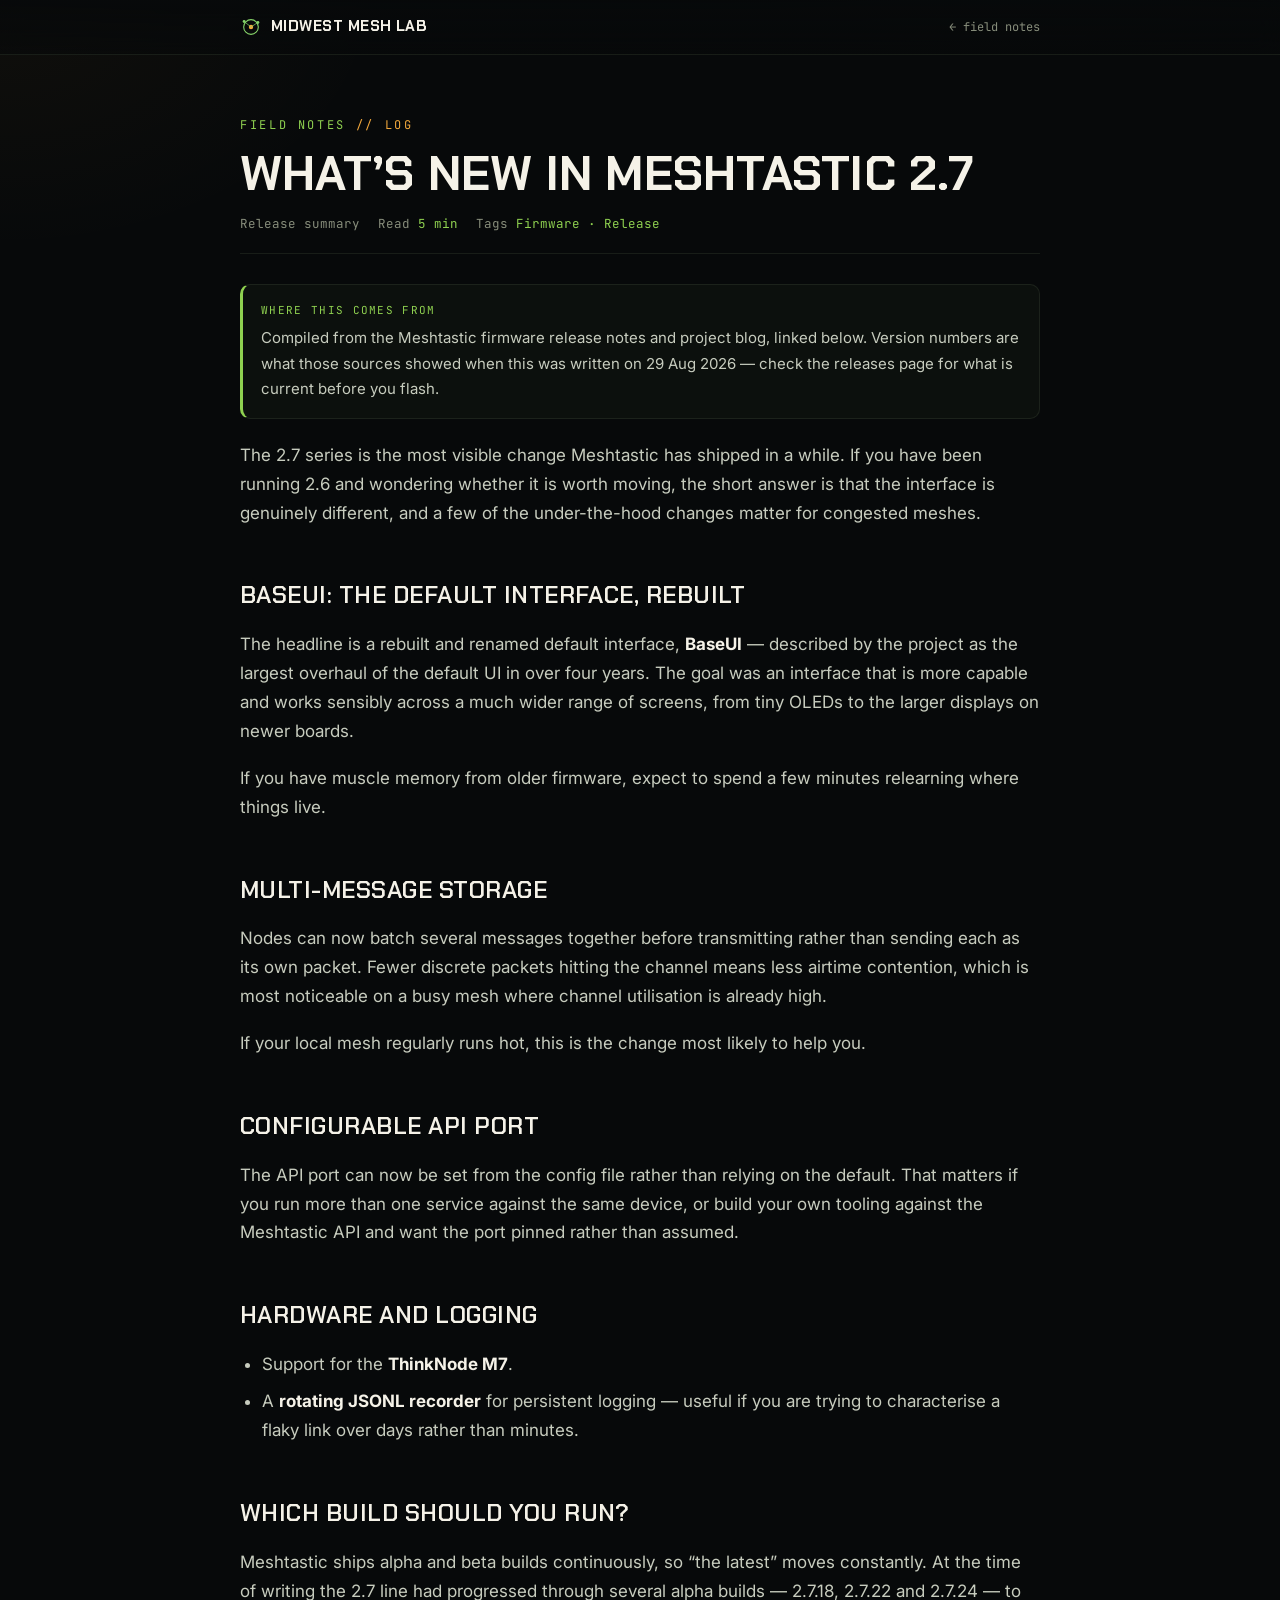
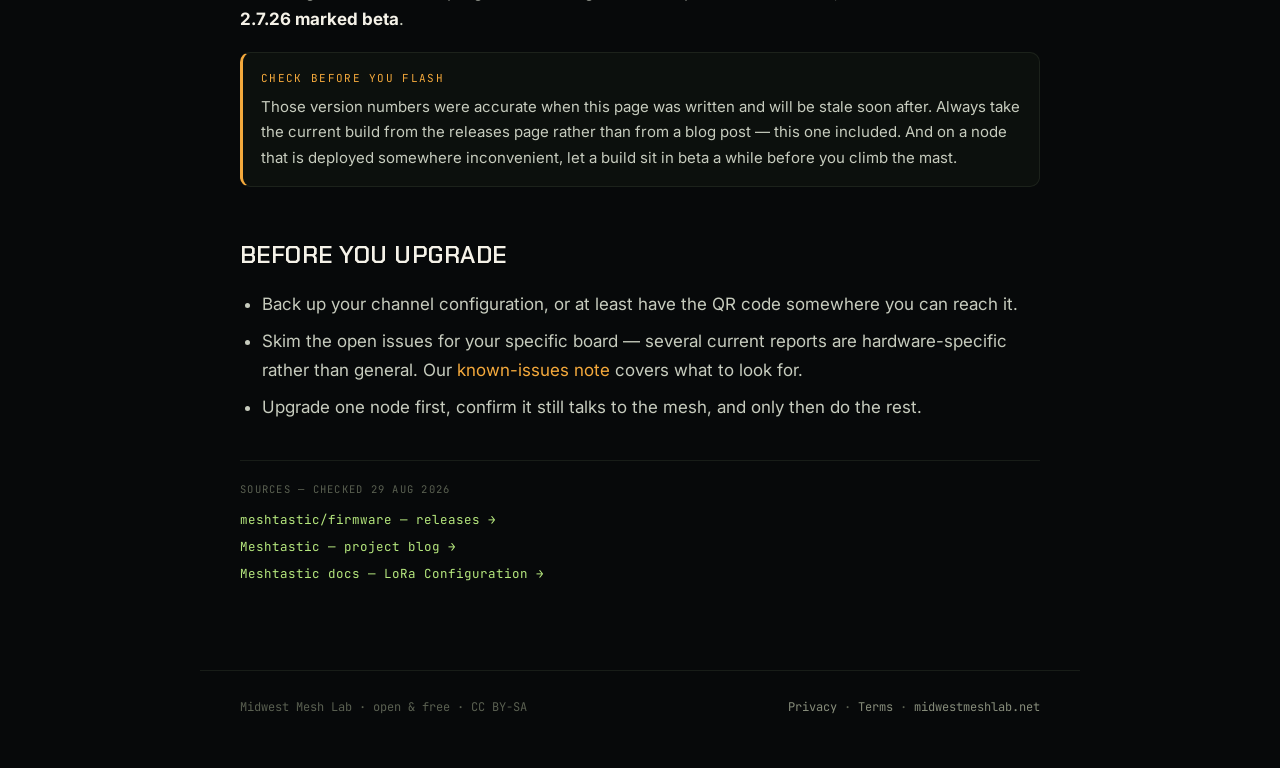
<file: notes/whats-new-in-2-7.html>
<!DOCTYPE html>
<!-- Summarised from published upstream sources, not first-hand testing.
     Every claim must be traceable to a link in the Sources block. -->
<html lang="en">
<head>
<meta charset="UTF-8" />
<meta name="viewport" content="width=device-width, initial-scale=1.0" />
<title>What&rsquo;s new in Meshtastic 2.7 — Midwest Mesh Lab</title>
<meta name="description" content="The 2.7 line brings BaseUI — the biggest overhaul of the default interface in years — plus multi-message storage, a configurable API port, and new hardware support." />
<meta name="theme-color" content="#07090A" />
<link rel="canonical" href="https://midwestmeshlab.net/notes/whats-new-in-2-7.html" />
<meta property="og:type" content="article" />
<meta property="og:site_name" content="Midwest Mesh Lab" />
<meta property="og:title" content="What’s new in Meshtastic 2.7" />
<meta property="og:description" content="The 2.7 line brings BaseUI — the biggest overhaul of the default interface in years — plus multi-message storage, a configurable API port, and new hardware support." />
<meta property="og:url" content="https://midwestmeshlab.net/notes/whats-new-in-2-7.html" />
<meta property="og:image" content="https://midwestmeshlab.net/media/og-card.png" />
<meta property="og:image:width" content="1200" />
<meta property="og:image:height" content="630" />
<meta property="og:image:alt" content="Midwest Mesh Lab: when the towers go quiet, the mesh keeps talking." />
<meta name="twitter:card" content="summary_large_image" />
<link rel="icon" href="/favicon.ico" sizes="48x48" />
<link rel="icon" href="/favicon.svg" type="image/svg+xml" />
<link rel="apple-touch-icon" href="/apple-touch-icon.png" />
<link rel="manifest" href="/site.webmanifest" />
<link rel="preconnect" href="https://fonts.googleapis.com" />
<link rel="preconnect" href="https://fonts.gstatic.com" crossorigin />
<link href="https://fonts.googleapis.com/css2?family=Chakra+Petch:wght@500;600;700&family=Inter:wght@400;500;600&family=JetBrains+Mono:wght@400;500&display=swap" rel="stylesheet" />
<link rel="stylesheet" href="../assets/page.css" />
<style>
  .srcbox{border-top:1px solid var(--line);margin-top:38px;padding-top:20px}
  .srcbox .sl{font-family:var(--mono);font-size:10.5px;letter-spacing:.12em;text-transform:uppercase;
    color:var(--faint);margin-bottom:10px}
  .srcbox a{display:block;font-family:var(--mono);font-size:12.5px;color:var(--green-hi);
    margin-bottom:6px;text-decoration:none;word-break:break-word}
  .srcbox a:hover{color:var(--amber);text-decoration:underline}
</style>
<script src="/assets/analytics.js" defer></script>
</head>
<body>
<header class="topbar">
  <div class="in">
    <a class="brand" href="/">
      <svg viewBox="0 0 24 24" fill="none" aria-hidden="true"><circle cx="12" cy="12" r="2.4" fill="#F4A93C"/><circle cx="12" cy="12" r="8" stroke="#86D46A" stroke-width="1.2"/><circle cx="4.5" cy="6" r="1.6" fill="#86D46A"/><circle cx="19.5" cy="7" r="1.6" fill="#86D46A"/><path d="M12 12 4.5 6M12 12l7.5-5" stroke="#86D46A" stroke-width=".8"/></svg>
      Midwest Mesh Lab
    </a>
    <a class="back" href="/#notes">← field notes</a>
  </div>
</header>
<main class="doc">
  <div class="eyebrow">Field Notes <span class="desig">// LOG</span></div>
  <h1>What&rsquo;s new in Meshtastic 2.7</h1>
  <div class="meta"><span>Release summary</span><span>Read <b>5 min</b></span><span>Tags <b>Firmware &middot; Release</b></span></div>

  <div class="note">
    <div class="h">Where this comes from</div>
    <p>Compiled from the Meshtastic firmware release notes and project blog, linked below. Version numbers are what those sources showed when this was written on 29 Aug 2026 — check the releases page for what is current before you flash.</p>
  </div>

  <p>The 2.7 series is the most visible change Meshtastic has shipped in a while. If you have been
    running 2.6 and wondering whether it is worth moving, the short answer is that the interface is
    genuinely different, and a few of the under-the-hood changes matter for congested meshes.</p>

  <h2>BaseUI: the default interface, rebuilt</h2>
  <p>The headline is a rebuilt and renamed default interface, <strong>BaseUI</strong> &mdash; described
    by the project as the largest overhaul of the default UI in over four years. The goal was an
    interface that is more capable and works sensibly across a much wider range of screens, from tiny
    OLEDs to the larger displays on newer boards.</p>
  <p>If you have muscle memory from older firmware, expect to spend a few minutes relearning where
    things live.</p>

  <h2>Multi-message storage</h2>
  <p>Nodes can now batch several messages together before transmitting rather than sending each as its
    own packet. Fewer discrete packets hitting the channel means less airtime contention, which is
    most noticeable on a busy mesh where channel utilisation is already high.</p>
  <p>If your local mesh regularly runs hot, this is the change most likely to help you.</p>

  <h2>Configurable API port</h2>
  <p>The API port can now be set from the config file rather than relying on the default. That matters
    if you run more than one service against the same device, or build your own tooling against the
    Meshtastic API and want the port pinned rather than assumed.</p>

  <h2>Hardware and logging</h2>
  <ul>
    <li>Support for the <strong>ThinkNode M7</strong>.</li>
    <li>A <strong>rotating JSONL recorder</strong> for persistent logging &mdash; useful if you are
      trying to characterise a flaky link over days rather than minutes.</li>
  </ul>

  <h2>Which build should you run?</h2>
  <p>Meshtastic ships alpha and beta builds continuously, so &ldquo;the latest&rdquo; moves constantly.
    At the time of writing the 2.7 line had progressed through several alpha builds &mdash; 2.7.18,
    2.7.22 and 2.7.24 &mdash; to <strong>2.7.26 marked beta</strong>.</p>
  <div class="note warn">
    <div class="h">Check before you flash</div>
    <p>Those version numbers were accurate when this page was written and will be stale soon after.
      Always take the current build from the releases page rather than from a blog post &mdash; this
      one included. And on a node that is deployed somewhere inconvenient, let a build sit in beta a
      while before you climb the mast.</p>
  </div>

  <h2>Before you upgrade</h2>
  <ul>
    <li>Back up your channel configuration, or at least have the QR code somewhere you can reach it.</li>
    <li>Skim the open issues for your specific board &mdash; several current reports are
      hardware-specific rather than general. Our
      <a href="/notes/known-issues-before-you-flash.html">known-issues note</a> covers what to look for.</li>
    <li>Upgrade one node first, confirm it still talks to the mesh, and only then do the rest.</li>
  </ul>

  <div class="srcbox">
    <div class="sl">Sources — checked 29 Aug 2026</div>
    <a href="https://github.com/meshtastic/firmware/releases" target="_blank" rel="noopener noreferrer">meshtastic/firmware — releases →</a>
    <a href="https://meshtastic.org/blog/" target="_blank" rel="noopener noreferrer">Meshtastic — project blog →</a>
    <a href="https://meshtastic.org/docs/configuration/radio/lora/" target="_blank" rel="noopener noreferrer">Meshtastic docs — LoRa Configuration →</a>
  </div>
</main>

<footer class="pagefoot">
  <span>Midwest Mesh Lab · open &amp; free · CC BY-SA</span>
  <span><a href="/privacy.html">Privacy</a> · <a href="/terms.html">Terms</a> · <a href="/">midwestmeshlab.net</a></span>
</footer>

</body>
</html>
</file>
<file: assets/page.css>
/* =====================================================================
   Midwest Mesh Lab — shared styles for content pages
   (manuals / builds / notes). Matches the main site's tactical theme.
   Restyle once here and every sub-page updates.
   ===================================================================== */
:root{
  --bg:#07090A; --bg2:#0B0E0F;
  --ink:#F5F2E8; --fg:#C7CCBE; --muted:#878D7B; --faint:#5A6051;
  --amber:#F4A93C; --amber-hi:#FFC368;
  --green:#8FD150; --green-hi:#B6E87E;
  --alert:#E2573B;
  --line:rgba(180,200,150,.10); --line-2:rgba(180,200,150,.16);
  --glass:rgba(18,22,18,.55);
  --disp:"Chakra Petch",system-ui,sans-serif;
  --body:"Inter",system-ui,-apple-system,sans-serif;
  --mono:"JetBrains Mono",ui-monospace,Menlo,monospace;
  --gut:clamp(18px,5vw,40px);
}
*{box-sizing:border-box}
html{scroll-behavior:smooth}
body{margin:0;background:
  radial-gradient(900px 500px at 80% -10%, rgba(143,209,80,.05), transparent 60%),
  radial-gradient(700px 460px at 0% 0%, rgba(244,169,60,.04), transparent 55%), var(--bg);
  color:var(--fg);font-family:var(--body);font-size:17px;line-height:1.7;-webkit-font-smoothing:antialiased}
a{color:var(--amber);text-decoration:none}a:hover{text-decoration:underline}
img{max-width:100%;display:block;border-radius:10px;border:1px solid var(--line)}
::selection{background:var(--amber);color:#1b1206}
:focus-visible{outline:2px solid var(--green-hi);outline-offset:3px;border-radius:4px}

/* top bar */
.topbar{position:sticky;top:0;z-index:20;backdrop-filter:blur(12px);
  background:linear-gradient(180deg,rgba(7,9,10,.9),rgba(7,9,10,.6));border-bottom:1px solid var(--line)}
.topbar .in{max-width:880px;margin:0 auto;padding:14px var(--gut);display:flex;align-items:center;gap:14px}
.topbar .brand{display:flex;align-items:center;gap:9px;font-family:var(--disp);font-weight:700;color:var(--ink);
  text-transform:uppercase;letter-spacing:.03em;font-size:15px}
.topbar .brand svg{width:22px;height:22px}
.topbar .back{margin-left:auto;font-family:var(--mono);font-size:12px;color:var(--muted);text-decoration:none}
.topbar .back:hover{color:var(--green-hi)}

/* article */
.doc{max-width:880px;margin:0 auto;padding:clamp(30px,6vw,60px) var(--gut) 80px}
.eyebrow{font-family:var(--mono);font-size:12px;letter-spacing:.22em;text-transform:uppercase;color:var(--green);margin-bottom:14px}
.eyebrow .desig{color:var(--amber)}
.doc h1{font-family:var(--disp);font-weight:700;color:var(--ink);font-size:clamp(30px,5.5vw,48px);
  line-height:1.05;text-transform:uppercase;letter-spacing:.005em;margin:0 0 14px}
.doc .meta{font-family:var(--mono);font-size:12.5px;color:var(--muted);display:flex;flex-wrap:wrap;gap:8px 18px;
  border-bottom:1px solid var(--line);padding-bottom:18px;margin-bottom:30px}
.doc .meta b{color:var(--green);font-weight:400}
.doc h2{font-family:var(--disp);font-weight:600;color:var(--ink);font-size:24px;text-transform:uppercase;
  letter-spacing:.02em;margin:42px 0 14px;padding-top:6px}
.doc h3{font-family:var(--disp);font-weight:600;color:var(--ink);font-size:18px;margin:28px 0 10px}
.doc p{margin:0 0 18px}
.doc ul,.doc ol{margin:0 0 18px;padding-left:22px}
.doc li{margin-bottom:8px}
.doc strong{color:var(--ink)}
.doc code{font-family:var(--mono);font-size:.88em;color:var(--green-hi);
  background:rgba(143,209,80,.08);border:1px solid var(--line);border-radius:5px;padding:1px 6px}
.doc pre{background:#0d100c;border:1px solid var(--line-2);border-radius:10px;padding:16px 18px;overflow:auto;margin:0 0 18px}
.doc pre code{background:none;border:none;padding:0;color:var(--fg);font-size:13.5px;line-height:1.6}

/* callout */
.note{background:var(--glass);border:1px solid var(--line);border-left:3px solid var(--green);
  border-radius:10px;padding:16px 18px;margin:0 0 22px;font-size:15px}
.note.warn{border-left-color:var(--amber)}
.note .h{font-family:var(--mono);font-size:11px;letter-spacing:.12em;text-transform:uppercase;color:var(--green);margin-bottom:6px}
.note.warn .h{color:var(--amber)}
.note p:last-child{margin:0}

/* steps */
.steps{counter-reset:s;list-style:none;padding:0;margin:0 0 22px}
.steps>li{counter-increment:s;position:relative;padding:16px 18px 16px 58px;margin-bottom:10px;
  background:var(--glass);border:1px solid var(--line);border-radius:10px}
.steps>li::before{content:counter(s);position:absolute;left:16px;top:16px;width:28px;height:28px;border-radius:7px;
  display:grid;place-items:center;font-family:var(--disp);font-weight:700;color:#1b1206;background:var(--amber);font-size:14px}
.steps>li b{color:var(--ink)}

/* BOM table */
.table-wrap{overflow:auto;border:1px solid var(--line);border-radius:10px;margin:0 0 22px}
table{width:100%;border-collapse:collapse;font-size:14.5px;min-width:480px}
th,td{text-align:left;padding:11px 14px;border-bottom:1px solid var(--line)}
th{font-family:var(--mono);font-size:11px;letter-spacing:.08em;text-transform:uppercase;color:var(--muted);background:rgba(255,255,255,.02)}
td b{color:var(--ink)}
tr:last-child td{border-bottom:none}
tfoot td{font-family:var(--mono);color:var(--green-hi);background:rgba(143,209,80,.05)}

/* spec chips */
.specs{display:flex;flex-wrap:wrap;gap:10px;margin:0 0 26px}
.spec{font-family:var(--mono);font-size:12px;color:var(--fg);background:var(--glass);border:1px solid var(--line);
  border-radius:8px;padding:9px 13px}
.spec b{color:var(--green-hi)}

/* footer */
.pagefoot{max-width:880px;margin:0 auto;padding:26px var(--gut) 50px;border-top:1px solid var(--line);
  font-family:var(--mono);font-size:12px;color:var(--faint);display:flex;flex-wrap:wrap;gap:10px;justify-content:space-between}
.pagefoot a{color:var(--muted)}
.prevnext{display:flex;flex-wrap:wrap;gap:12px;margin-top:34px}
.prevnext a{flex:1;min-width:200px;background:var(--glass);border:1px solid var(--line);border-radius:10px;
  padding:15px 18px;color:var(--ink);text-decoration:none;transition:border-color .15s}
.prevnext a:hover{border-color:var(--line-2);text-decoration:none}
.prevnext .k{font-family:var(--mono);font-size:11px;color:var(--amber);letter-spacing:.08em;display:block;margin-bottom:4px}
</file>
